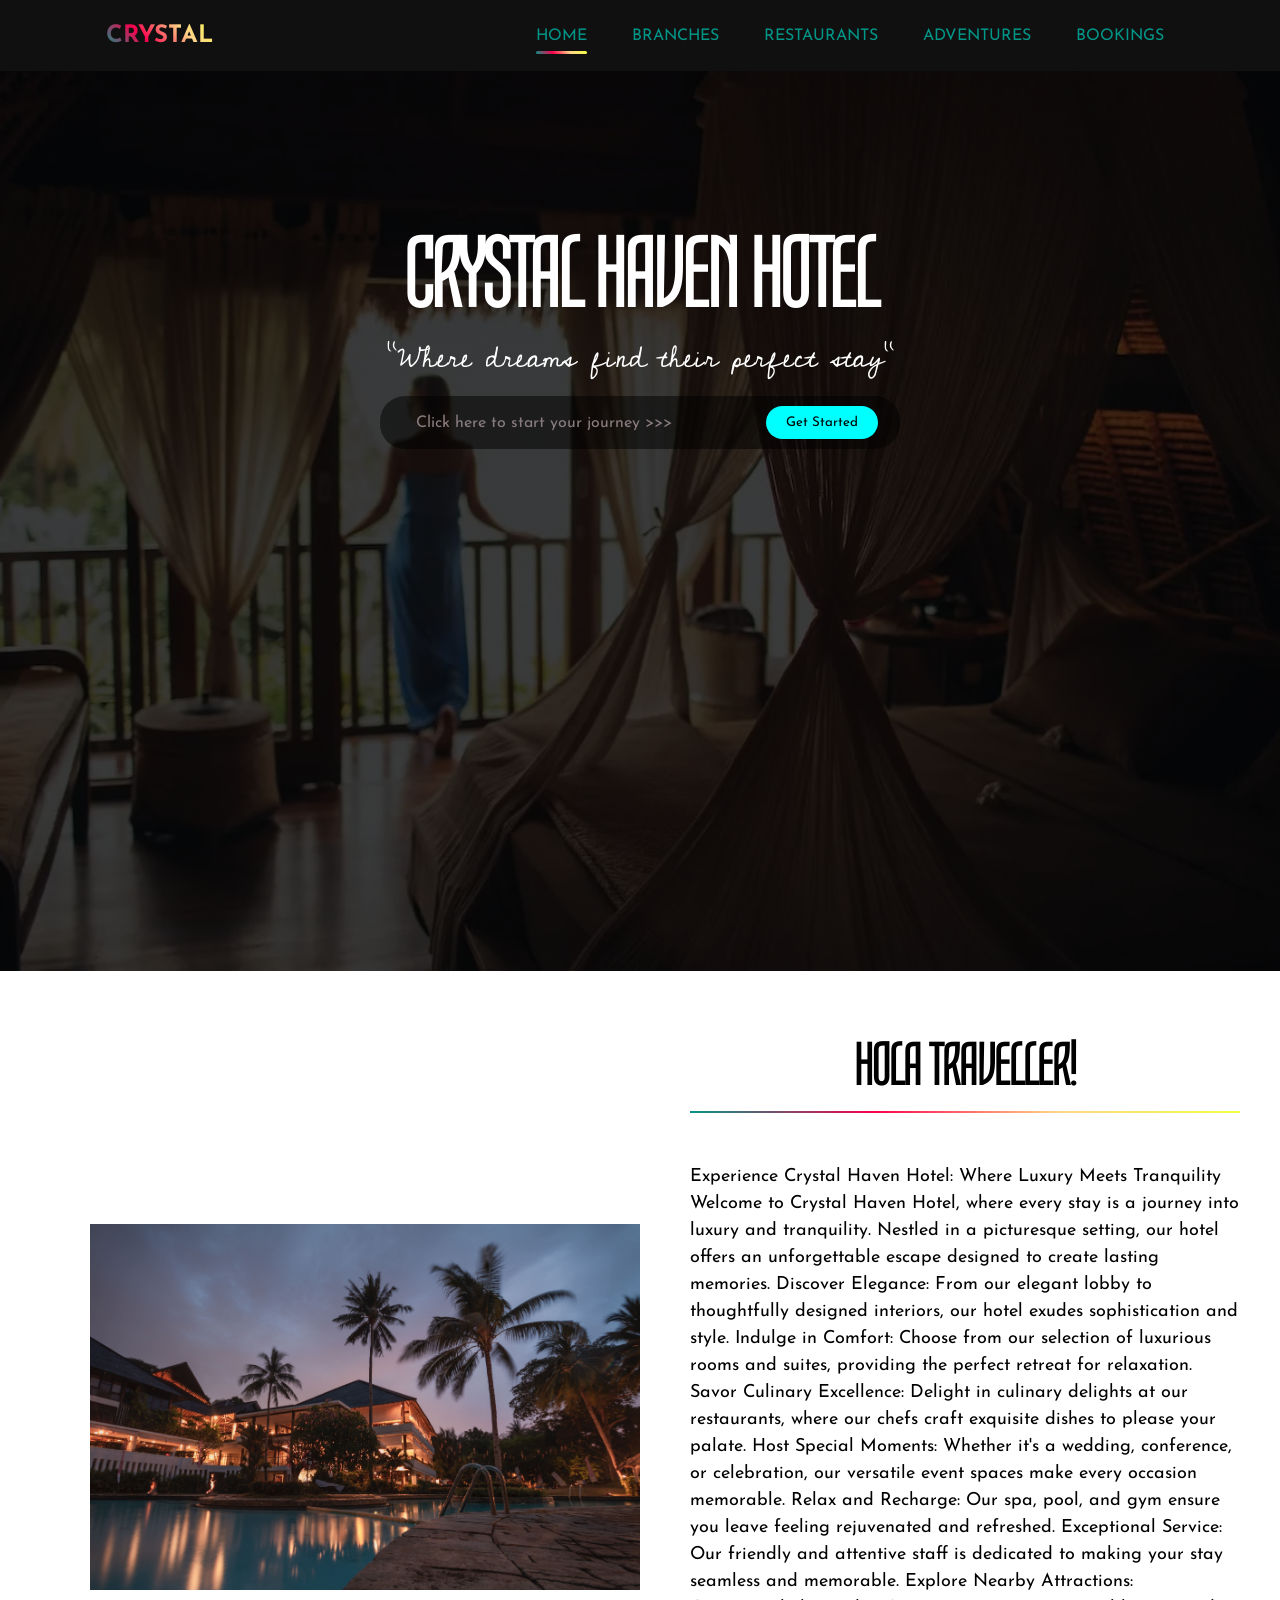
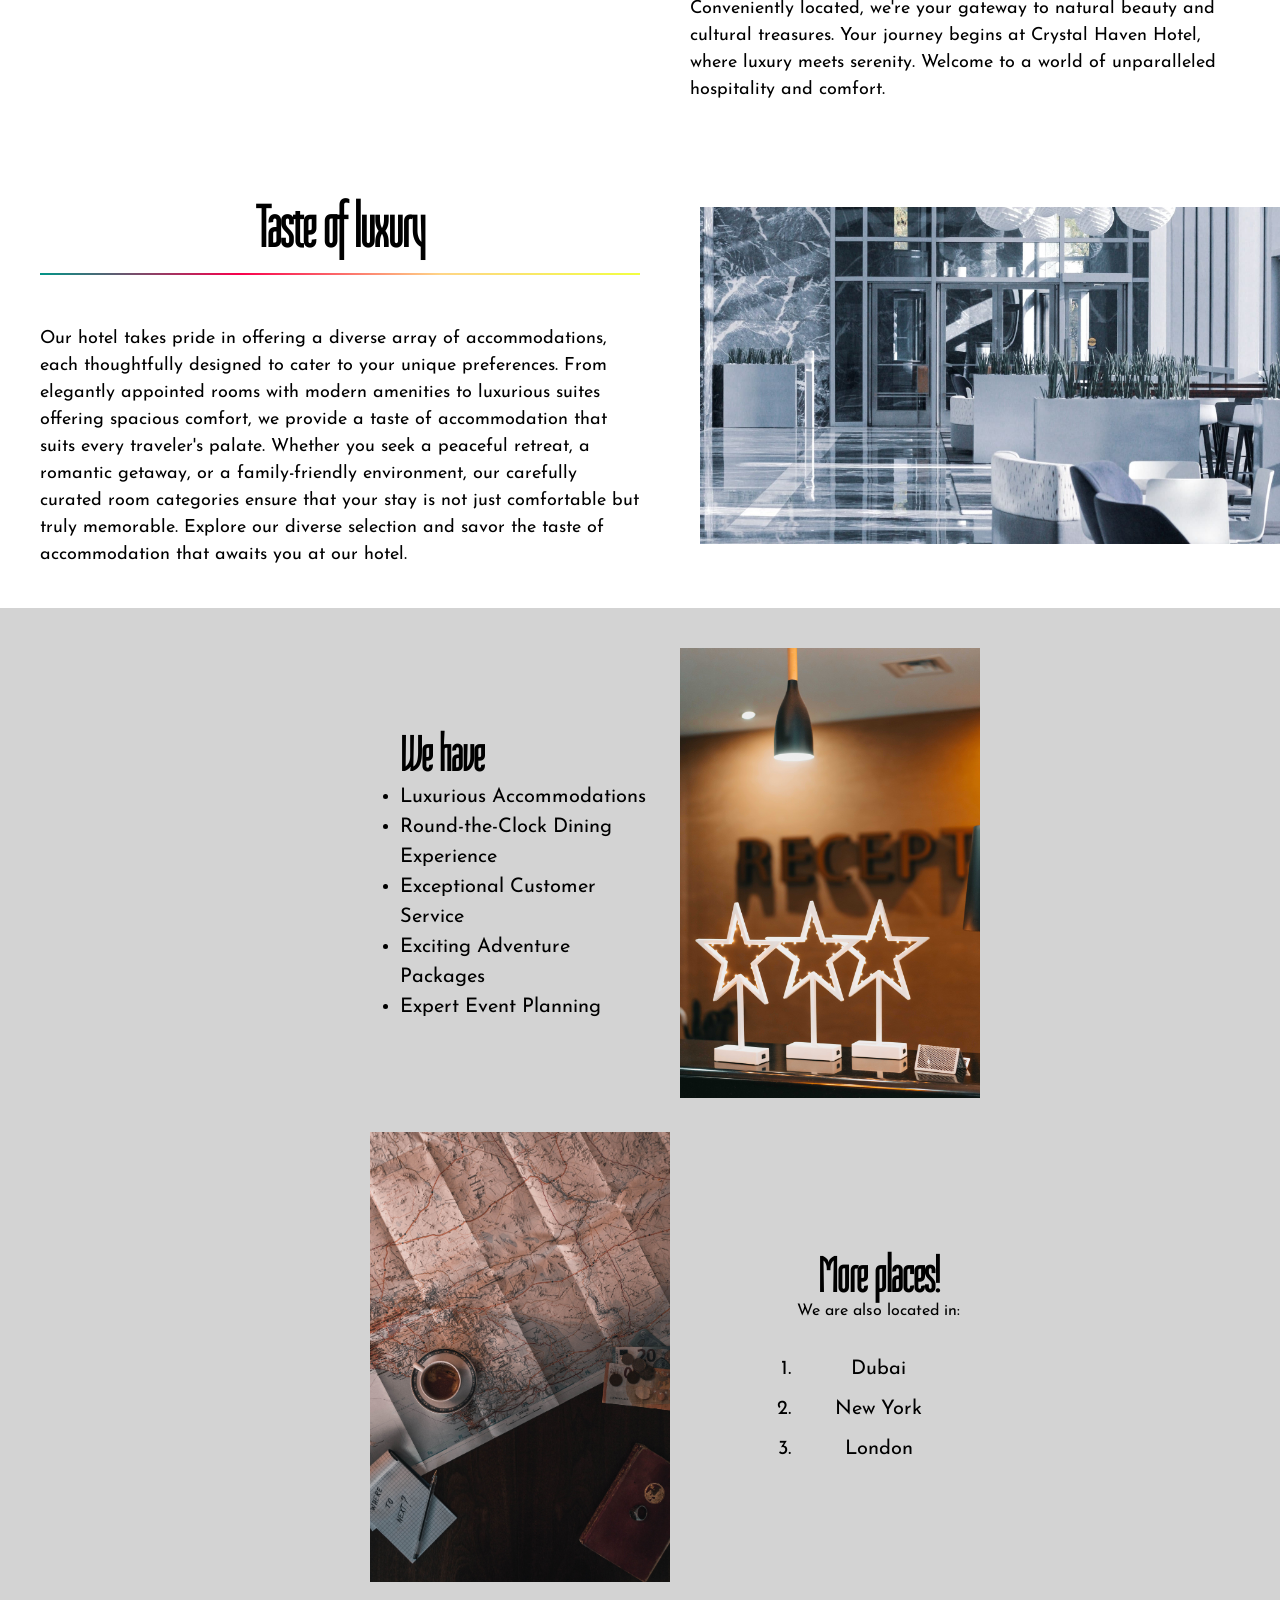
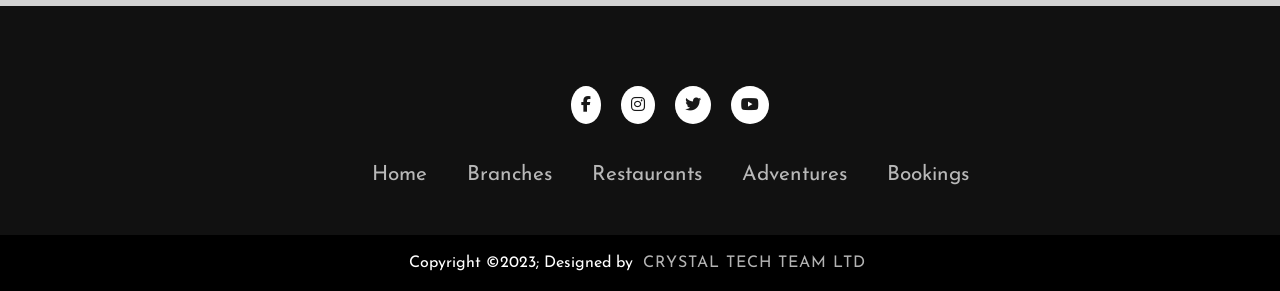
<file: index.html>
<!DOCTYPE html>
<html lang="en">
  <head>
    <meta charset="UTF-8" />
    <meta name="viewport" content="width=device-width, initial-scale=1.0" />
    <title>Welcome- Home</title>
    <link rel="stylesheet" href="css/index.css" />

    <!--Link to the fonts used in the website, taken from fonts.google.com-->
    <link rel="preconnect" href="https://fonts.googleapis.com" />
    <link rel="preconnect" href="https://fonts.gstatic.com" crossorigin />
    <link
      href="https://fonts.googleapis.com/css2?family=Josefin+Sans:wght@300;400;500;600&display=swap"
      rel="stylesheet"
    />

    <link rel="preconnect" href="https://fonts.googleapis.com" />
    <link rel="preconnect" href="https://fonts.gstatic.com" crossorigin />
    <link
      href="https://fonts.googleapis.com/css2?family=Qwitcher+Grypen:wght@700&family=Tilt+Prism&family=Tulpen+One&display=swap"
      rel="stylesheet"
    />

      <link rel="preconnect" href="https://fonts.googleapis.com">
  <link rel="preconnect" href="https://fonts.gstatic.com" crossorigin>
  <link href="https://fonts.googleapis.com/css2?family=Cedarville+Cursive&family=Qwitcher+Grypen:wght@700&family=Roboto&family=Tilt+Prism&family=Tulpen+One&display=swap" rel="stylesheet">

  <link rel="stylesheet" href="https://cdnjs.cloudflare.com/ajax/libs/font-awesome/6.4.2/css/all.min.css"> 

  <!--Favicon-->
  <link rel="icon" type="img/png" href="images/favicon-32x32.png" >
  <link rel="manifest" href="manifest.json">
 </head>
  <body>
<!-- navigation bar -->
<header>
  <nav class="navbar">
    <a href="index.html" class="logo">crystal</a>
    <div class="hamburger">
      <div class="line"></div>
      <div class="line"></div>
      <div class="line"></div>
    </div>
    <ul>
      <li class="active"><a href="index.html">Home</a></li>
      <li><a href="branches.html">Branches</a></li>
      <li class="dropdown-parent">
        <a href="restaurants.html">Restaurants</a>
        <!--This is the dropdown-->
        <ul class="dropdown">
          <li><a href="event-1.html">Event 1</a></li>
          <li><a href="event-2.html">Event 2</a></li>
        </ul>
        <!--This is the dropdown-->
      </li>
      <li><a href="adventures.html">Adventures</a></li>
      <li><a href="booking.html">Bookings</a></li>
    </ul>
  </nav>
</header>


    <section class="section1">
      <h1 class="headingone">CRYSTAL HAVEN HOTEL</h1>
      <p class="slogan">
        "Where dreams find their perfect stay"
      </p>
      <div class="linkbar">
        <p>Click here to start your journey >>></p>
        <a href="bookings.html"><button>Get Started</button></a>
    </section>

    <section class="section2">
      <div class="sec2imagecontainer">
        <img src="images/background_one-compressed.jpg" alt="welcome">
      </div>
      <div class="sect2textcontainer">
        <h2>HOLA TRAVELLER!</h2>
        <hr>
        <p>
          Experience Crystal Haven Hotel: Where Luxury Meets Tranquility
          
          Welcome to Crystal Haven Hotel, where every stay is a journey into luxury and tranquility. Nestled in a picturesque setting, our hotel offers an unforgettable escape designed to create lasting memories.
          
          <span>Discover Elegance:</span> From our elegant lobby to thoughtfully designed interiors, our hotel exudes sophistication and style.
          
          <span>Indulge in Comfort:</span> Choose from our selection of luxurious rooms and suites, providing the perfect retreat for relaxation.
          
         <span>Savor Culinary Excellence:</span> Delight in culinary delights at our restaurants, where our chefs craft exquisite dishes to please your palate.
          
         <span>Host Special Moments:</span> Whether it's a wedding, conference, or celebration, our versatile event spaces make every occasion memorable.
          
         <span>Relax and Recharge:</span> Our spa, pool, and gym ensure you leave feeling rejuvenated and refreshed.
          
         <span>Exceptional Service:</span> Our friendly and attentive staff is dedicated to making your stay seamless and memorable.
          
          <span>Explore Nearby Attractions:</span> Conveniently located, we're your gateway to natural beauty and cultural treasures.
          
          Your journey begins at Crystal Haven Hotel, where luxury meets serenity. Welcome to a world of unparalleled hospitality and comfort.</p>
      </div>
    </section>


    <section class="section3">
      <div class="sec3cont">
        <div class="sec3text">
          <h2>Taste of luxury</h2>
          <hr>
          <p>
            Our hotel takes pride in offering a diverse array of accommodations, each thoughtfully designed to cater to your unique preferences. From elegantly appointed rooms with modern amenities to luxurious suites offering spacious comfort, we provide a taste of accommodation that suits every traveler's palate.
    
            Whether you seek a peaceful retreat, a romantic getaway, or a family-friendly environment, our carefully curated room categories ensure that your stay is not just comfortable but truly memorable. Explore our diverse selection and savor the taste of accommodation that awaits you at our hotel.
          </p>
        </div>
        <div class="sec3image">
          <img src="images/chair_compressed.jpg" alt="accommodation">
        </div>
      </div>
    </section>
    

    <section class="section4">
      <div class="sec4cont">
        <h2>
          We have
        </h2>
        <p>
          <ul>
            <li>Luxurious Accommodations</li>
            <li>Round-the-Clock Dining Experience</li>
            <li>Exceptional Customer Service</li>
            <li>Exciting Adventure Packages</li>
            <li>Expert Event Planning</li>
          </ul>
        </p>
      </div>
      <div class="sec4imgcont">
        <img src="images/whatweoffer_compressed.jpg" alt="reception">
      </div>
    </section>

    <section class="section5">
      <div class="sec5imgcont">
        <img src="images/moreplaces_compressed.jpg" alt="places">
      </div>
      <div class="sec5cont">
        <h2>More places!</h2>
        <p>We are also located in:</p>
        <ol>
          <li>Dubai</li>
          <li>New York</li>
          <li>London</li>
        </ol>
      </div>
    </section>

    <footer>
      <div class="footercontainer">
        <div class="socialicons">
          <a href="https://web.facebook.com/?_rdc=1&_rdr"><i class="fa-brands fa-facebook-f"></i></a>
          <a href="https://www.instagram.com/"><i class="fa-brands fa-instagram"></i></a>
          <a href="https://twitter.com/"><i class="fa-brands fa-twitter"></i></a>
          <a href="https://youtube.com/"><i class="fa-brands fa-youtube"></i></a>
        </div>
        <div class="footernav">
          <ul>
            <li><a href="index.html">Home</a></li>
            <li><a href="branches.html">Branches</a></li>
            <li><a href="restaurants.html">Restaurants</a></li>
            <li><a href="adventures.html">Adventures</a></li>
            <li><a href="bookings.html">Bookings</a></li>
          </ul>
        </div>
      </div>
      <div class="footerbottom">
        <p>Copyright &copy;2023; Designed by <span class="designer">Crystal Tech Team LTD</span></p>
      </div>
      <!--References:
      image credits: pexels.com-->
    </footer>
    

    <!--Responsibility for the navbar on small screens-->
    <script>
      const hamburger = document.querySelector('.hamburger');
      const navbar = document.querySelector('.navbar');
  
      hamburger.addEventListener('click', () => {
          navbar.classList.toggle('active');
      });
  </script>

  </body>
</html>
</file>
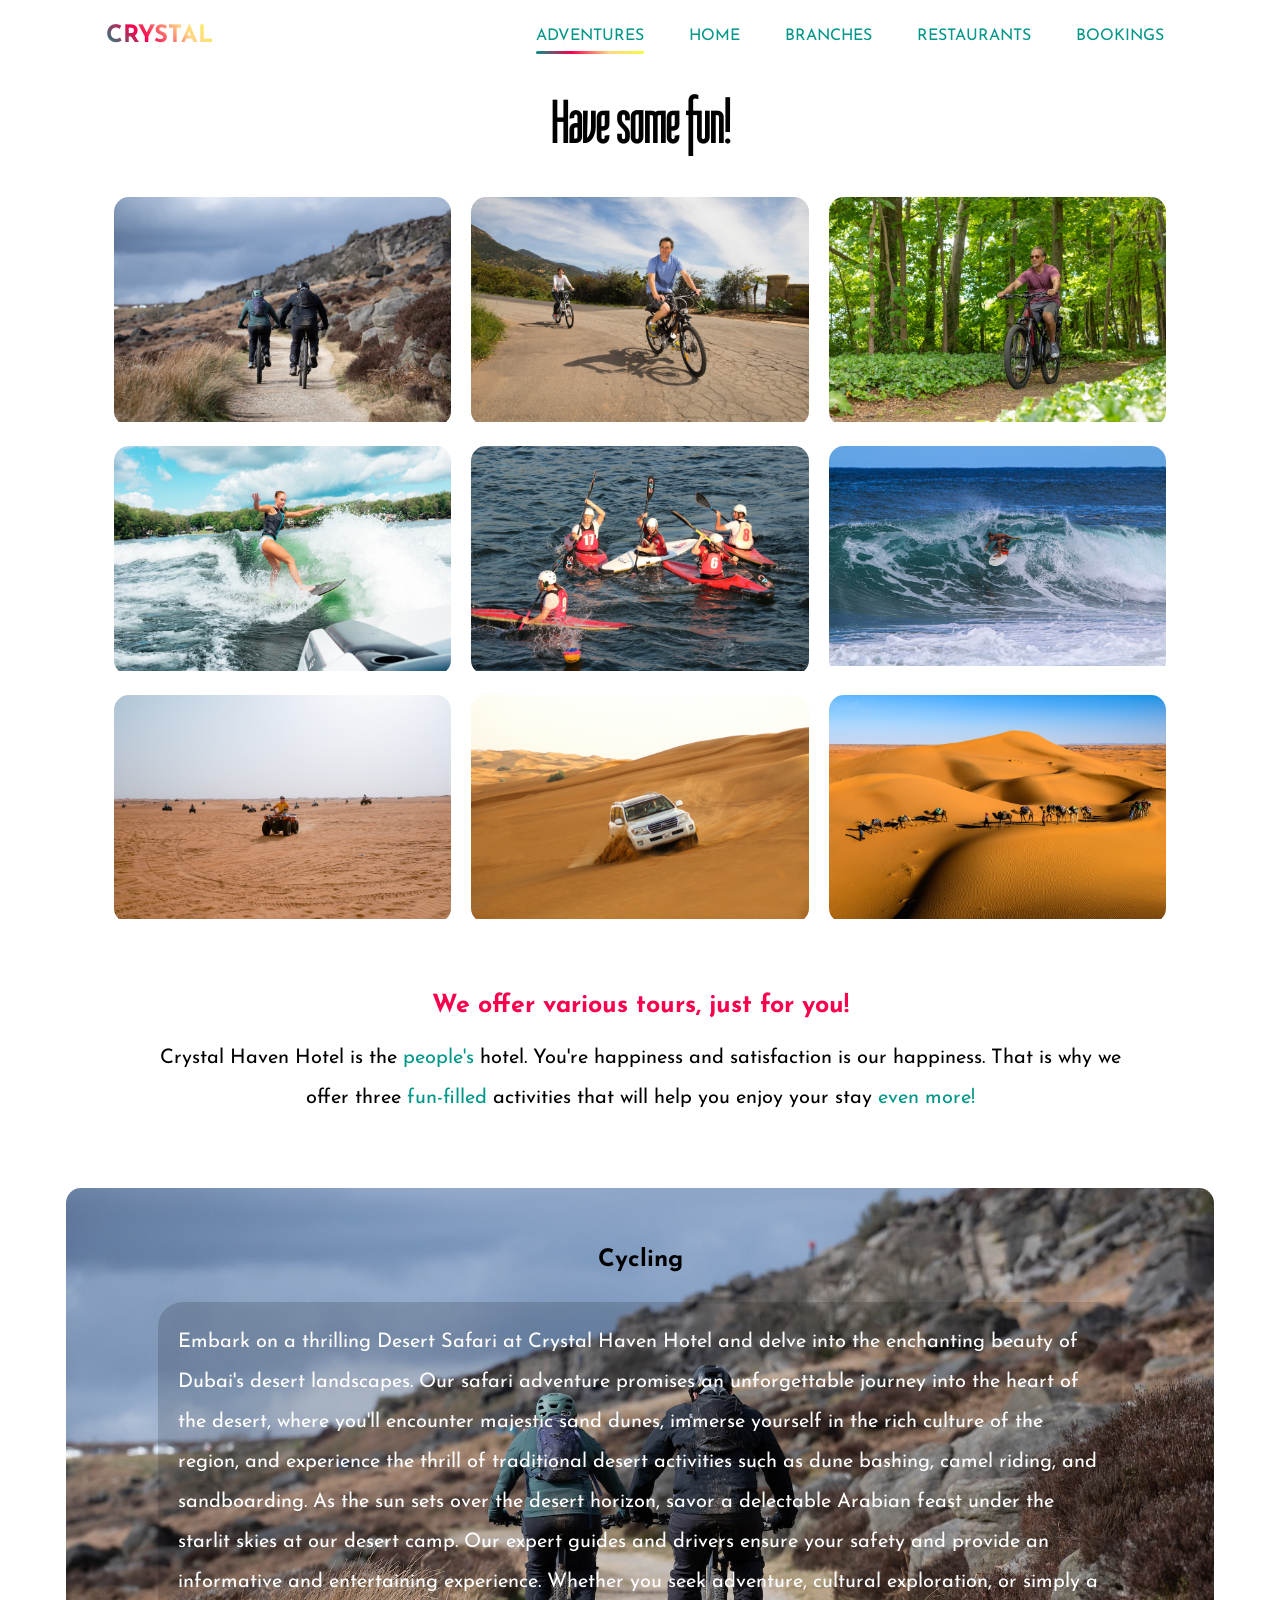
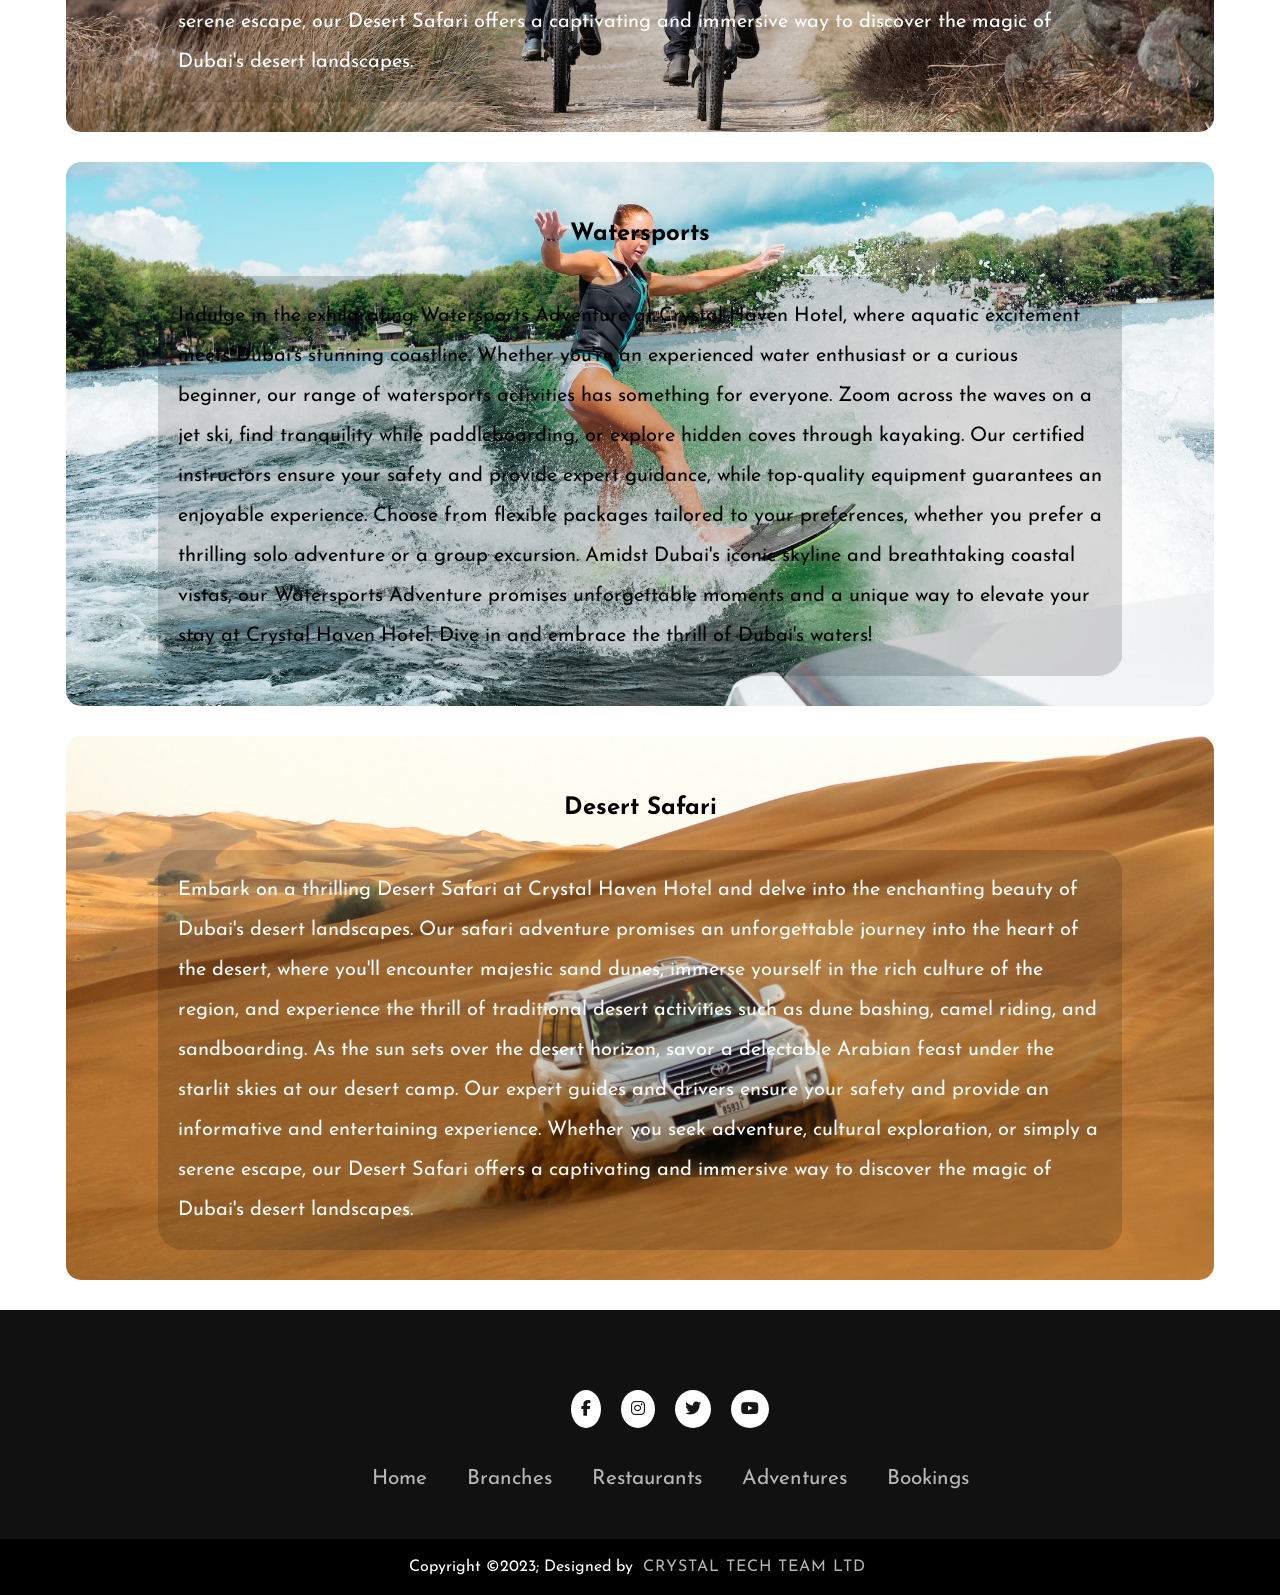
<file: adventures.html>
<!DOCTYPE html>
<html lang="en">
  <head>
    <meta charset="UTF-8" />
    <meta name="viewport" content="width=device-width, initial-scale=1.0" />
    <title>Adventures</title>
    <link rel="stylesheet" href="css/adventures.css" />

    <!--Link to the fonts used in the website, taken from fonts.google.com-->
    <link rel="preconnect" href="https://fonts.googleapis.com" />
    <link rel="preconnect" href="https://fonts.gstatic.com" crossorigin />
    <link
      href="https://fonts.googleapis.com/css2?family=Josefin+Sans:wght@300;400;500;600&display=swap"
      rel="stylesheet"
    />

    <link rel="preconnect" href="https://fonts.googleapis.com" />
    <link rel="preconnect" href="https://fonts.gstatic.com" crossorigin />
    <link
      href="https://fonts.googleapis.com/css2?family=Qwitcher+Grypen:wght@700&family=Tilt+Prism&family=Tulpen+One&display=swap"
      rel="stylesheet"
    />

    <link rel="preconnect" href="https://fonts.googleapis.com" />
    <link rel="preconnect" href="https://fonts.gstatic.com" crossorigin />
    <link
      href="https://fonts.googleapis.com/css2?family=Cedarville+Cursive&family=Qwitcher+Grypen:wght@700&family=Roboto&family=Tilt+Prism&family=Tulpen+One&display=swap"
      rel="stylesheet"
    />

    <link
      rel="stylesheet"
      href="https://cdnjs.cloudflare.com/ajax/libs/font-awesome/6.4.2/css/all.min.css"
    />

    <!--Favicon-->
    <link rel="icon" type="img/png" href="images/favicon-32x32.png" />
    <link rel="manifest" href="manifest.json" />
  </head>
  <body>
    <!-- navigation bar -->
    <header>
      <nav class="navbar">
        <a href="index.html" class="logo">crystal</a>
        <div class="hamburger">
          <div class="line"></div>
          <div class="line"></div>
          <div class="line"></div>
        </div>
        <ul>
          <li class="active"><a href="adventures.html">Adventures</a></li>
          <li><a href="index.html">Home</a></li>
          <li><a href="branches.html">Branches</a></li>
          <li class="dropdown-parent">
            <a href="restaurants.html">Restaurants</a>
            <!--This is the dropdown-->
            <ul class="dropdown">
              <li><a href="event-1.html">Event 1</a></li>
              <li><a href="event-2.html">Event 2</a></li>
            </ul>
            <!--This is the dropdown-->
          </li>
          <li><a href="bookings.html">Bookings</a></li>
        </ul>
      </nav>
    </header>

    <header class="img-header">
      <h1>Have some fun!</h1>
    </header>

    <section class="image-gallery">
      <div class="image-card">
        <img src="images/cycling.jpg" alt="Image 1" />
      </div>
      <div class="image-card">
        <img src="images/cycling-2.jpg" alt="Image 2" />
      </div>
      <div class="image-card">
        <img src="images/cycling-3.jpg" alt="Image 3" />
      </div>
      <div class="image-card">
        <img src="images/water-1.jpg" alt="Image 4" />
      </div>
      <div class="image-card">
        <img src="images/water-2.jpg" alt="Image 5" />
      </div>
      <div class="image-card">
        <img src="images/water-3.jpg" alt="Image 6" />
      </div>
      <div class="image-card">
        <img src="images/safari-1.jpg" alt="Image 7" />
      </div>
      <div class="image-card">
        <img src="images/safari-2.jpg" alt="Image 8" />
      </div>
      <div class="image-card">
        <img src="images/safari-3.jpg" alt="Image 9" />
      </div>
    </section>

    <section class="section2">
      <div class="sec2cont">
        <h2>We offer various tours, just for you!</h2>
        <p>
          Crystal Haven Hotel is the <span>people's</span> hotel. You're
          happiness and satisfaction is our happiness. That is why we offer
          three <span>fun-filled</span> activities that will help you enjoy your
          stay <span>even more!</span>
        </p>
      </div>
    </section>

    <section class="section3">
      <h2>Cycling</h2>
      <p>
        Embark on a thrilling Desert Safari at Crystal Haven Hotel and delve
        into the enchanting beauty of Dubai's desert landscapes. Our safari
        adventure promises an unforgettable journey into the heart of the
        desert, where you'll encounter majestic sand dunes, immerse yourself in
        the rich culture of the region, and experience the thrill of traditional
        desert activities such as dune bashing, camel riding, and sandboarding.
        As the sun sets over the desert horizon, savor a delectable Arabian
        feast under the starlit skies at our desert camp. Our expert guides and
        drivers ensure your safety and provide an informative and entertaining
        experience. Whether you seek adventure, cultural exploration, or simply
        a serene escape, our Desert Safari offers a captivating and immersive
        way to discover the magic of Dubai's desert landscapes.
      </p>
    </section>

    <section class="section4">
      <h2>Watersports</h2>
      <p>
        Indulge in the exhilarating Watersports Adventure at Crystal Haven
        Hotel, where aquatic excitement meets Dubai's stunning coastline.
        Whether you're an experienced water enthusiast or a curious beginner,
        our range of watersports activities has something for everyone. Zoom
        across the waves on a jet ski, find tranquility while paddleboarding, or
        explore hidden coves through kayaking. Our certified instructors ensure
        your safety and provide expert guidance, while top-quality equipment
        guarantees an enjoyable experience. Choose from flexible packages
        tailored to your preferences, whether you prefer a thrilling solo
        adventure or a group excursion. Amidst Dubai's iconic skyline and
        breathtaking coastal vistas, our Watersports Adventure promises
        unforgettable moments and a unique way to elevate your stay at Crystal
        Haven Hotel. Dive in and embrace the thrill of Dubai's waters!
      </p>
    </section>


    <section class="section5">
      <h2>Desert Safari</h2>
      <p>
        Embark on a thrilling Desert Safari at Crystal Haven Hotel and delve into the enchanting beauty of Dubai's desert landscapes. Our safari adventure promises an unforgettable journey into the heart of the desert, where you'll encounter majestic sand dunes, immerse yourself in the rich culture of the region, and experience the thrill of traditional desert activities such as dune bashing, camel riding, and sandboarding. As the sun sets over the desert horizon, savor a delectable Arabian feast under the starlit skies at our desert camp. Our expert guides and drivers ensure your safety and provide an informative and entertaining experience. Whether you seek adventure, cultural exploration, or simply a serene escape, our Desert Safari offers a captivating and immersive way to discover the magic of Dubai's desert landscapes.
      </p>
    </section>

    <footer>
        <div class="footercontainer">
          <div class="socialicons">
            <a href="https://web.facebook.com/?_rdc=1&_rdr"><i class="fa-brands fa-facebook-f"></i></a>
            <a href="https://www.instagram.com/"><i class="fa-brands fa-instagram"></i></a>
            <a href="https://twitter.com/"><i class="fa-brands fa-twitter"></i></a>
            <a href="https://youtube.com/"><i class="fa-brands fa-youtube"></i></a>
          </div>
          <div class="footernav">
            <ul>
              <li><a href="index.html">Home</a></li>
              <li><a href="branches.html">Branches</a></li>
              <li><a href="restaurants.html">Restaurants</a></li>
              <li><a href="adventures.html">Adventures</a></li>
              <li><a href="bookings.html">Bookings</a></li>
            </ul>
          </div>
        </div>
        <div class="footerbottom">
          <p>Copyright &copy;2023; Designed by <span class="designer">Crystal Tech Team LTD</span></p>
        </div>

        <!--References: image credits: pexels.com, unsplash.com-->
      </footer>
  

  </body>
</html>
</file>
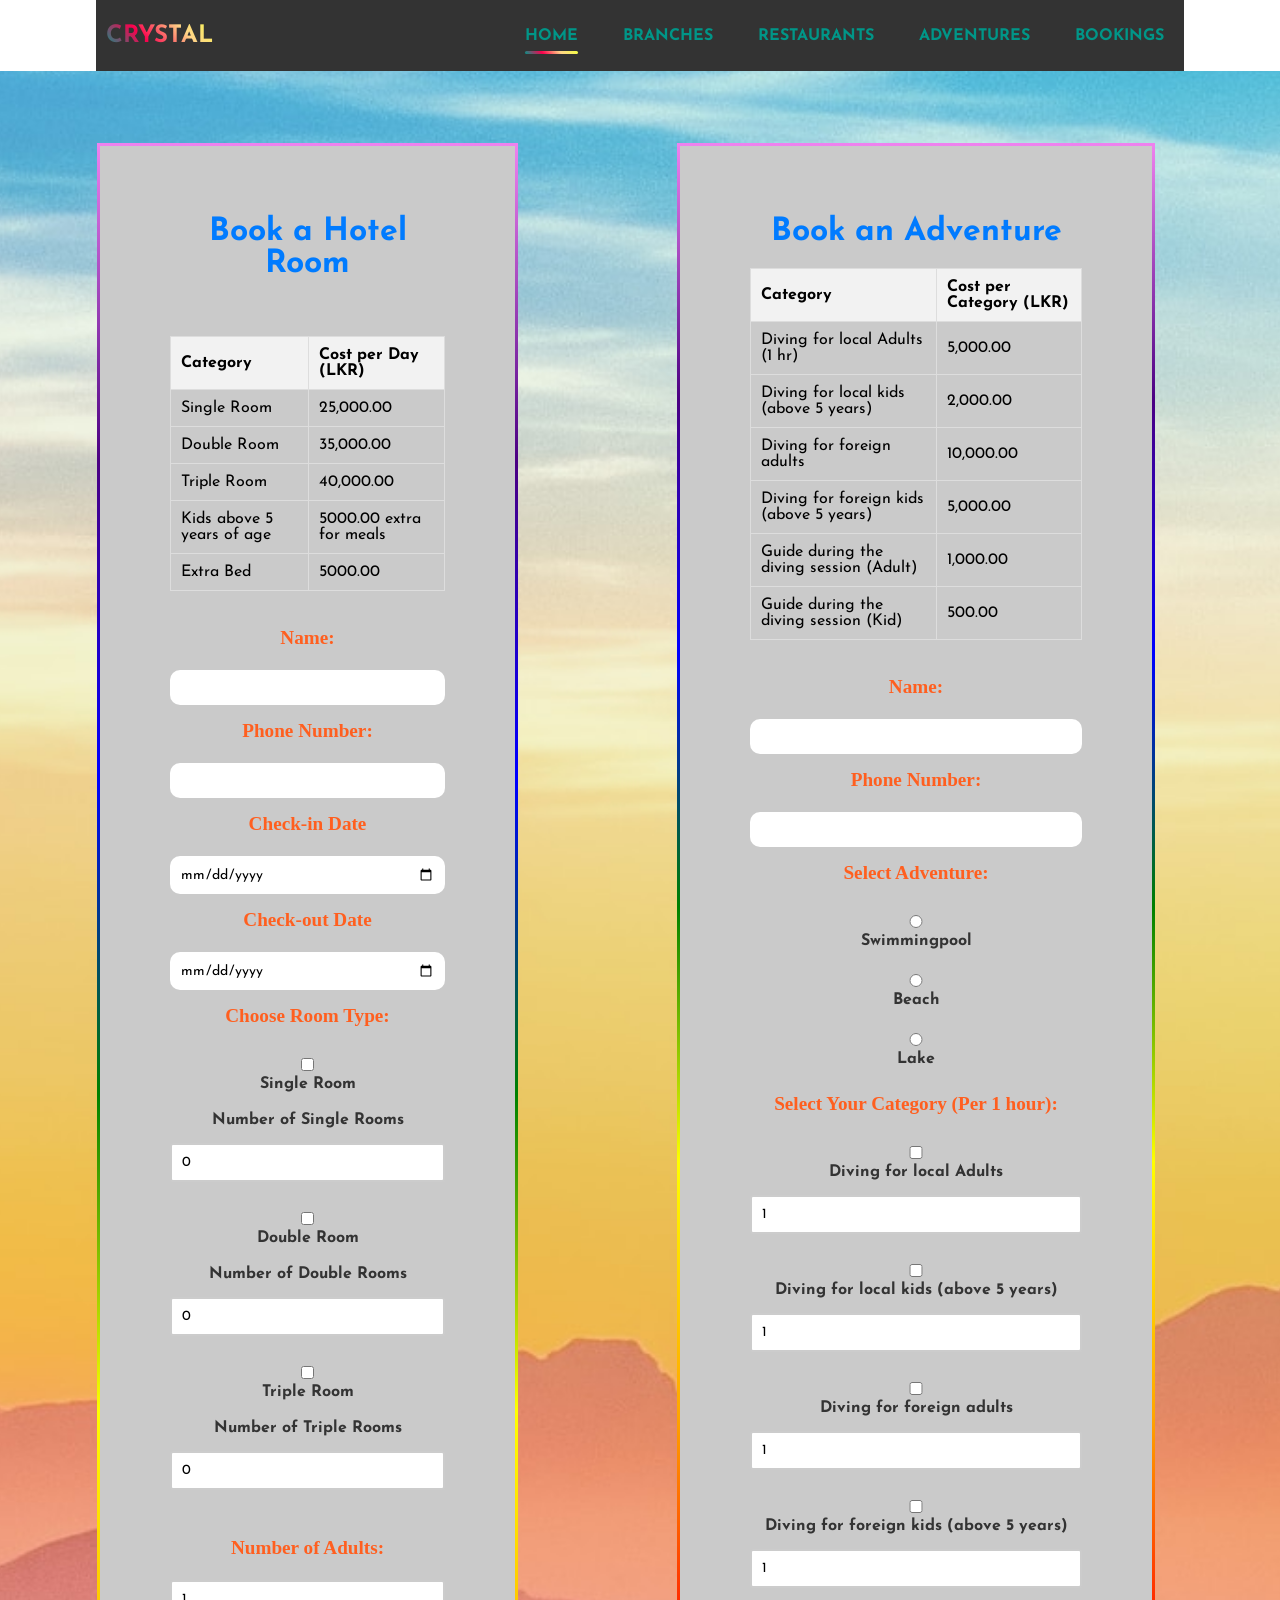
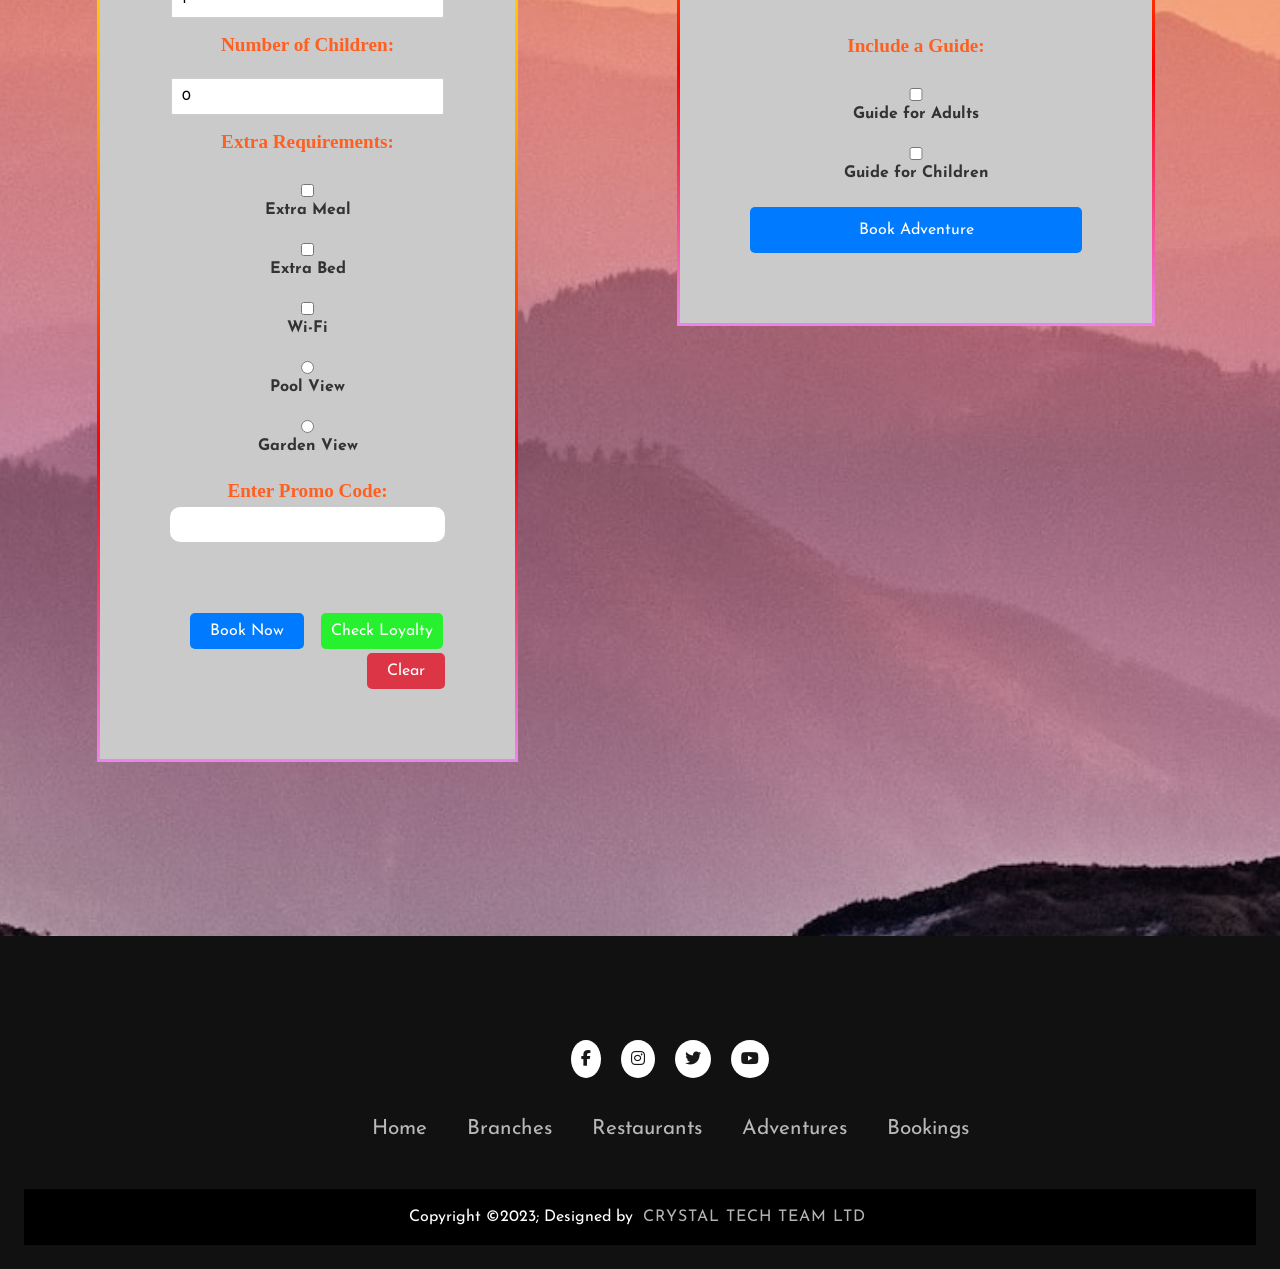
<file: booking.html>
<!DOCTYPE html>
<html lang="en">
  <head>
    <meta charset="UTF-8" />
    <meta name="viewport" content="width=device-width, initial-scale=1.0" />
    <title>Book Now!</title>
    <link rel="stylesheet" href="booking.css" />

    <!--Link to the fonts used in the website, taken from fonts.google.com-->
    <link rel="preconnect" href="https://fonts.googleapis.com" />
    <link rel="preconnect" href="https://fonts.gstatic.com" crossorigin />
    <link
      href="https://fonts.googleapis.com/css2?family=Josefin+Sans:wght@300;400;500;600&display=swap"
      rel="stylesheet"
    />

    <link rel="preconnect" href="https://fonts.googleapis.com" />
    <link rel="preconnect" href="https://fonts.gstatic.com" crossorigin />
    <link
      href="https://fonts.googleapis.com/css2?family=Qwitcher+Grypen:wght@700&family=Tilt+Prism&family=Tulpen+One&display=swap"
      rel="stylesheet"
    />

      <link rel="preconnect" href="https://fonts.googleapis.com">
  <link rel="preconnect" href="https://fonts.gstatic.com" crossorigin>
  <link href="https://fonts.googleapis.com/css2?family=Cedarville+Cursive&family=Qwitcher+Grypen:wght@700&family=Roboto&family=Tilt+Prism&family=Tulpen+One&display=swap" rel="stylesheet">

  <link rel="stylesheet" href="https://cdnjs.cloudflare.com/ajax/libs/font-awesome/6.4.2/css/all.min.css"> 

  <!--Favicon-->
  <link rel="icon" type="img/png" href="images/favicon-32x32.png" >
  <link rel="manifest" href="manifest.json">
 </head>
  <body>
<!-- navigation bar -->
<header>
  <nav class="navbar">
    <a href="index.html" class="logo">crystal</a>
    <div class="hamburger">
      <div class="line"></div>
      <div class="line"></div>
      <div class="line"></div>
    </div>
    <ul>
      <li class="active"><a href="index.html">Home</a></li>
      <li><a href="branches.html">Branches</a></li>
      <li class="dropdown-parent">
        <a href="restaurants.html">Restaurants</a>
        <!--This is the dropdown-->
        <ul class="dropdown">
          <li><a href="event-1.html">Event 1</a></li>
          <li><a href="event-2.html">Event 2</a></li>
        </ul>
        <!--This is the dropdown-->
      </li>
      <li><a href="adventures.html">Adventures</a></li>
      <li><a href="booking.html">Bookings</a></li>
    </ul>
  </nav>
</header>
     <main>
        <!-- Book hotel room -->
      <center> <section class="booking-form1">
            <h2>Book a Hotel Room</h2><br>

            <div id="costTable1">
                <table>
                    <thead>
                        <tr>
                            <th>Category </th>
                            <th>Cost per Day (LKR)</th>
                        </tr>
                    </thead>
                    <tbody>
                        <tr>
                            <td>Single Room</td>
                            <td>25,000.00</td>
                        </tr>
                        <tr>
                            <td>Double Room</td>
                            <td>35,000.00</td>
                        </tr>
                        <tr>
                            <td>Triple Room</td>
                            <td>40,000.00</td>
                        </tr>
                        <tr>
                            <td>Kids above 5 years of age</td>
                            <td>5000.00 extra for meals</td>
                        </tr>
                        <tr>
                            <td>Extra Bed</td>
                            <td>5000.00</td>
                        </tr>
                    </tbody>
                </table>
            </div><br>

        <form  id="hotelBookingForm"> 

        <label for="customerName" class="ChooseRoom">Name:</label><br>
        <input type="text" id="customerName" name="customerName" required>

        <label for="customerPhone" class="ChooseRoom">Phone Number:</label><br>
        <input type="tel" id="customerPhone" name="customerPhone" pattern="[0-9]{10}" required>


        <label for="check-in"  class="ChooseRoom">Check-in Date</label><br>
        <input type="date" id="check-in" name="check-in" required>

        <label for="check-out"  class="ChooseRoom">Check-out Date</label><br>
        <input type="date" id="check-out" name="check-out" required>

        <label class="ChooseRoom">Choose Room Type:</label><br>
        <label for="singleRoom">
            <input type="checkbox" id="singleRoom" name="roomType" value="single"> Single Room
        </label>
        <label for="numberOfSingleRooms">Number of Single Rooms</label>
        <input type="number" id="numberOfSingleRooms" name="numberOfSingleRooms" min="0" value="0">

        <label for="doubleRoom">
            <input type="checkbox" id="doubleRoom" name="roomType" value="double"> Double Room
        </label>
        <label for="numberOfDoubleRooms">Number of Double Rooms</label>
        <input type="number" id="numberOfDoubleRooms" name="numberOfDoubleRooms" min="0" value="0">

        <label for="tripleRoom">
            <input type="checkbox" id="tripleRoom" name="roomType" value="triple"> Triple Room
        </label>
        <label for="numberOfTripleRooms">Number of Triple Rooms</label>
        <input type="number" id="numberOfTripleRooms" name="numberOfTripleRooms" min="0" value="0">
<br><br>
        <label for="numberOfAdults" class="ChooseRoom">Number of Adults:</label>
        <br>
        <input type="number" id="numberOfAdults" name="numberOfAdults" min="1" value="1">

        <label for="numberOfChildren" class="ChooseRoom">Number of Children:</label>
        <br>
        <input type="number" id="numberOfChildren" name="numberOfChildren" min="0" value="0">

        <label class="ChooseRoom" id="ExtraRequirements">Extra Requirements:</label><br>
        <label for="extraMeal">
            <input type="checkbox" id="extraMeal" name="extraRequirements" value="extraMeal"> Extra Meal
        </label>
        <label for="extraBed">
            <input type="checkbox" id="extraBed" name="extraRequirements" value="extraBed"> Extra Bed
        </label>
        <label for="wifi">
            <input type="checkbox" id="wifi" name="extraRequirements" value="wifi"> Wi-Fi
        </label>
        <label for="poolView">
            <input type="radio" id="poolView" name="extraRequirements" value="poolView"> Pool View
        </label>
        <label for="gardenView">
            <input type="radio" id="gardenView" name="extraRequirements" value="gardenView"> Garden View
        </label><br>

        <label for="promoCode" class="ChooseRoom">Enter Promo Code:</label>
        <input type="text" id="promoCode" name="promoCode"><br><br>


        <div class="button-container">
            <button type="button" id="RoomBook">Book Now</button>
            <button type="button" id="CheckLoyalty">Check Loyalty</button>
            <button type="button" id="ClearButton">Clear</button>
        </div>

                <div id="DisplayBookNow"></div>
                <div id="DisplayLoyaltyPoints"></div>
            </form>
        </section></center>

        <div class="space"></div>

        <!-- Book an adventure -->
       <center> <section class="booking-form2">
            <h2>Book an Adventure</h2>
            <div id="costTable2">
                <table>
                    <thead>
                        <tr>
                            <th>Category </th>
                            <th>Cost per Category (LKR)</th>
                        </tr>
                    </thead>
                    <tbody>
                        <tr>
                            <td>Diving for local Adults (1 hr)</td>
                            <td>5,000.00</td>
                        </tr>
                        <tr>
                            <td>Diving for local kids (above 5 years)</td>
                            <td>2,000.00</td>
                        </tr>
                        <tr>
                            <td>Diving for foreign adults </td>
                            <td>10,000.00</td>
                        </tr>
                        <tr>
                            <td>Diving for foreign kids (above 5 years)</td>
                            <td>5,000.00</td>
                        </tr>
                        <tr>
                            <td>Guide during the diving session (Adult)</td>
                            <td>1,000.00</td>
                        </tr>
                        <tr>
                            <td>Guide during the diving session (Kid)</td>
                            <td>500.00</td>
                    </tbody>
                </table>
            </div><br>
            <form>
                <label for="customerName" class="ChooseRoom">Name:</label><br>
                <input type="text" id="AdventureCustomer" name="customerName" required>

                <label for="customerPhone" class="ChooseRoom">Phone Number:</label><br>
                <input type="tel" id="AdventurePhone" name="customerPhone" pattern="[0-9]{10}" required>

                <label class="ChooseRoom">Select Adventure:</label><br>
                <label for="Swimmingpool">
                <input type="radio" id="Swimmingpool" name="adventure" value="Swimmingpool" required> Swimmingpool
                </label>

                <label for="Beach">
                <input type="radio" id="Beach" name="adventure" value="Beach" required> Beach
                </label>

                <label for="Lake">
                <input type="radio" id="Lake" name="adventure" value="Lake" required> Lake
                </label><br>

                <label class="ChooseRoom">Select Your Category (Per 1 hour): </label><br>
                <label for="localAdultDiving">
                <input type="checkbox" id="localAdultDiving" name="adventure" value="localAdultDiving" required> Diving for local Adults
                </label>
                <input type="number" id="localAdultDivingParticipants" name="localAdultDivingParticipants" min="1" value="1" required>
                <label for="localKidDiving">
                <input type="checkbox" id="localKidDiving" name="adventure" value="localKidDiving" required> Diving for local kids (above 5 years)
                </label>
                <input type="number" id="localKidDivingParticipants" name="localKidDivingParticipants" min="1" value="1" required>
                <label for="foreignAdultDiving">
                <input type="checkbox" id="foreignAdultDiving" name="adventure" value="foreignAdultDiving" required> Diving for foreign adults
                </label>
                <input type="number" id="foreignAdultDivingParticipants" name="foreignAdultDivingParticipants" min="1" value="1" required>
                <label for="foreignKidDiving">
                <input type="checkbox" id="foreignKidDiving" name="adventure" value="foreignKidDiving" required> Diving for foreign kids (above 5 years)
                </label>
                <input type="number" id="foreignKidDivingParticipants" name="foreignKidDivingParticipants" min="1" value="1" required><br><br>
                
                <label class="ChooseRoom">Include a Guide: </label><br>
                <label for="guideAdultCheckbox"> 
                <input type="checkbox" id="guideAdultCheckbox"> Guide for Adults</label>

                <label for="guideChildrenCheckbox"> 
                <input type="checkbox" id="guideChildrenCheckbox"> Guide for Children</label><br>
        
                <button type="button" id="AdventureBook">Book Adventure</button>

                <div id="DisplayAdventureBookings"></div>
            </form></center>
        </section>
        
      
        
    </main>
    <br><br><br><br>
    <footer>
        <div class="footercontainer">
          <div class="socialicons">
            <a href="https://web.facebook.com/?_rdc=1&_rdr"><i class="fa-brands fa-facebook-f"></i></a>
            <a href="https://www.instagram.com/"><i class="fa-brands fa-instagram"></i></a>
            <a href="https://twitter.com/"><i class="fa-brands fa-twitter"></i></a>
            <a href="https://youtube.com/"><i class="fa-brands fa-youtube"></i></a>
          </div>
          <div class="footernav">
            <ul>
              <li><a href="index.html">Home</a></li>
              <li><a href="branches.html">Branches</a></li>
              <li><a href="restaurants.html">Restaurants</a></li>
              <li><a href="adventures.html">Adventures</a></li>
              <li><a href="bookings.html">Bookings</a></li>
            </ul>
          </div>
        </div>
        <div class="footerbottom">
          <p>Copyright &copy;2023; Designed by <span class="designer">Crystal Tech Team LTD</span></p>
        </div>
        <!--References:
        image credits: pexels.com-->
      </footer>
      
  
    </div>
    <script src="booking.js" defer></script>
</body>
</html>
</file>
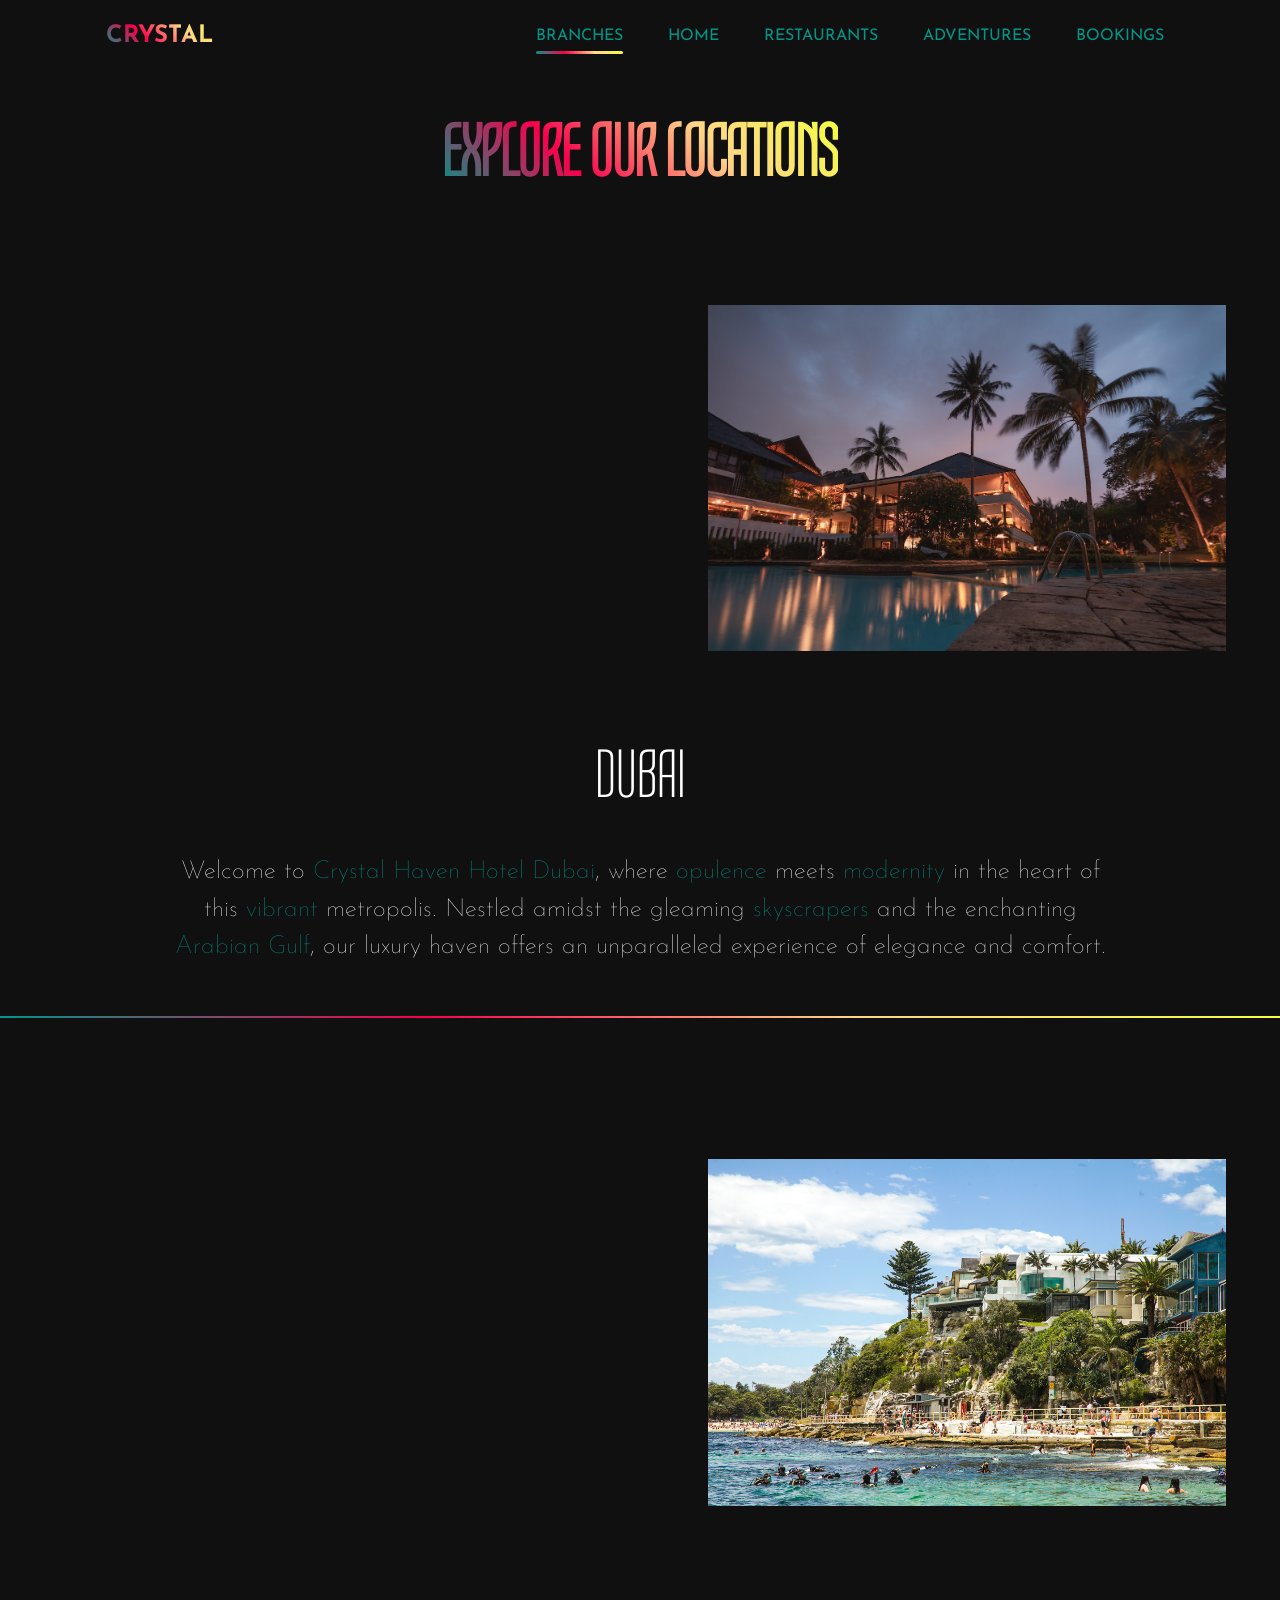
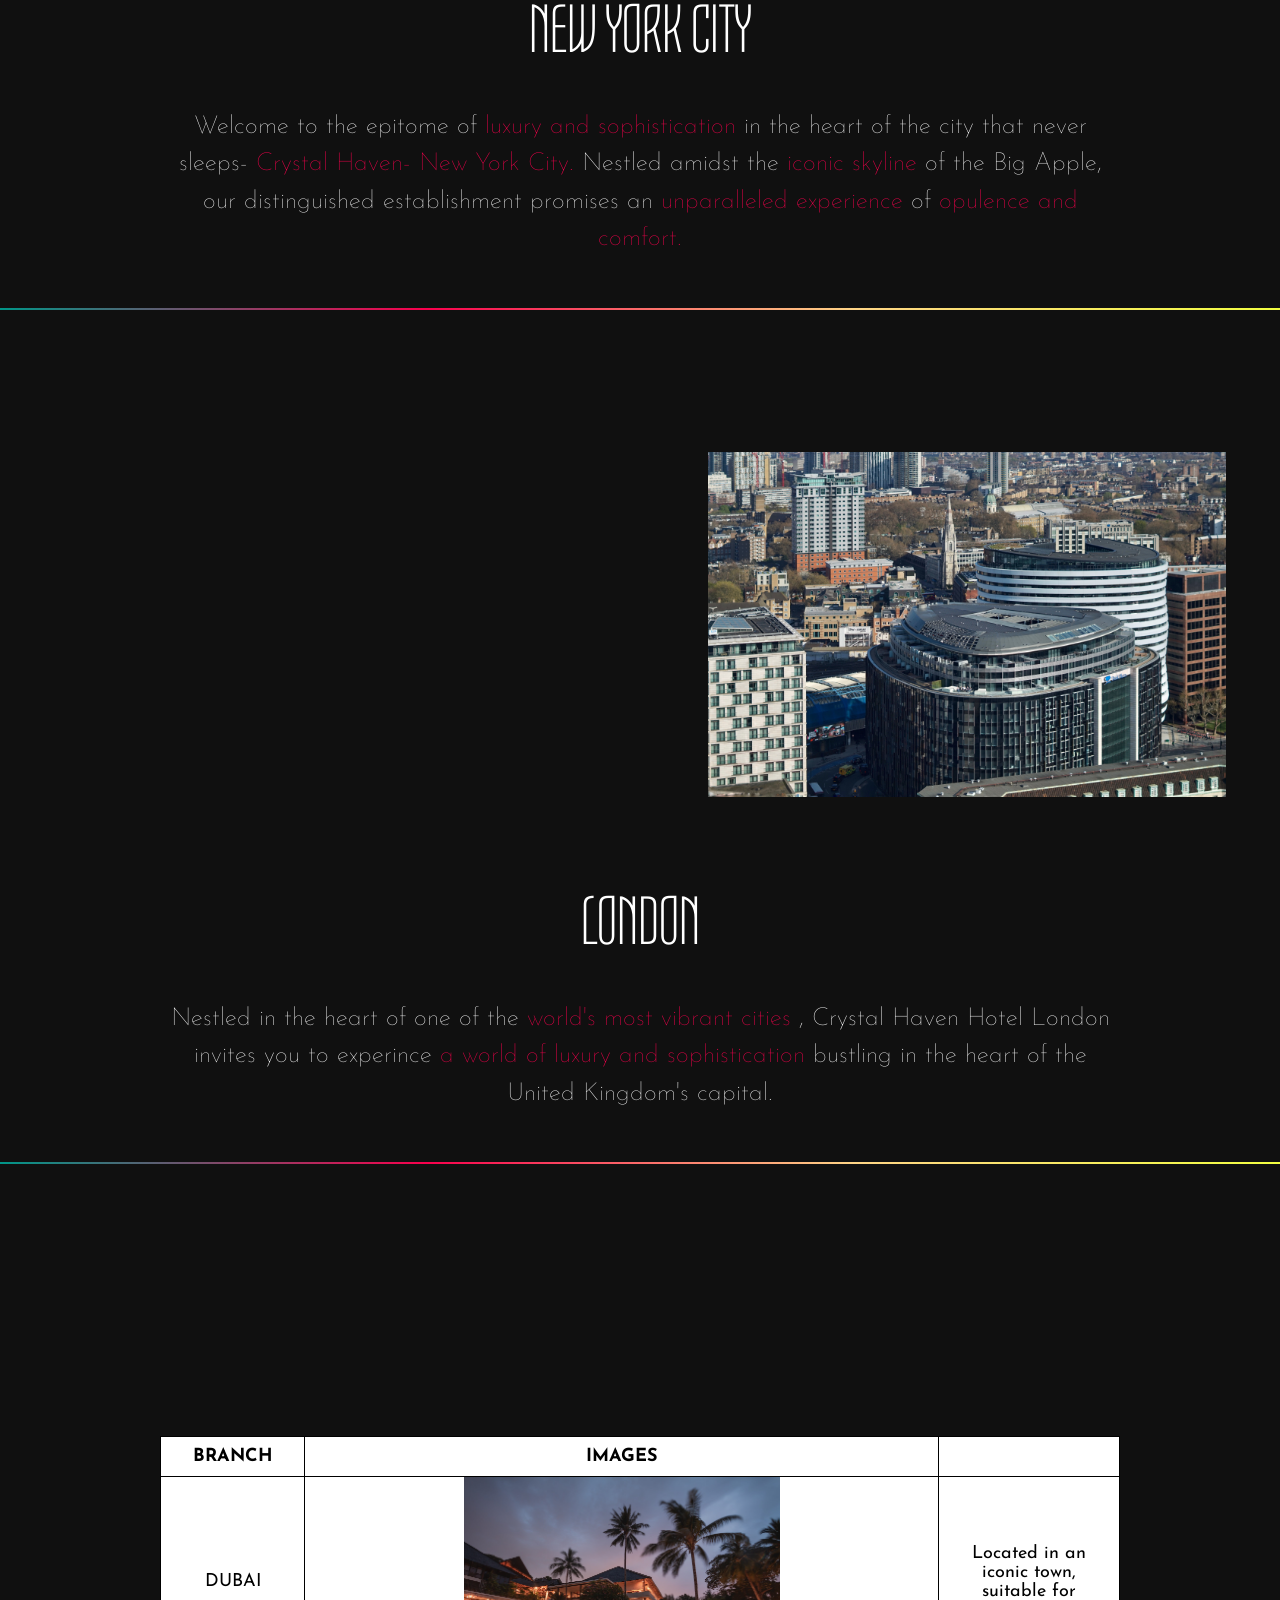
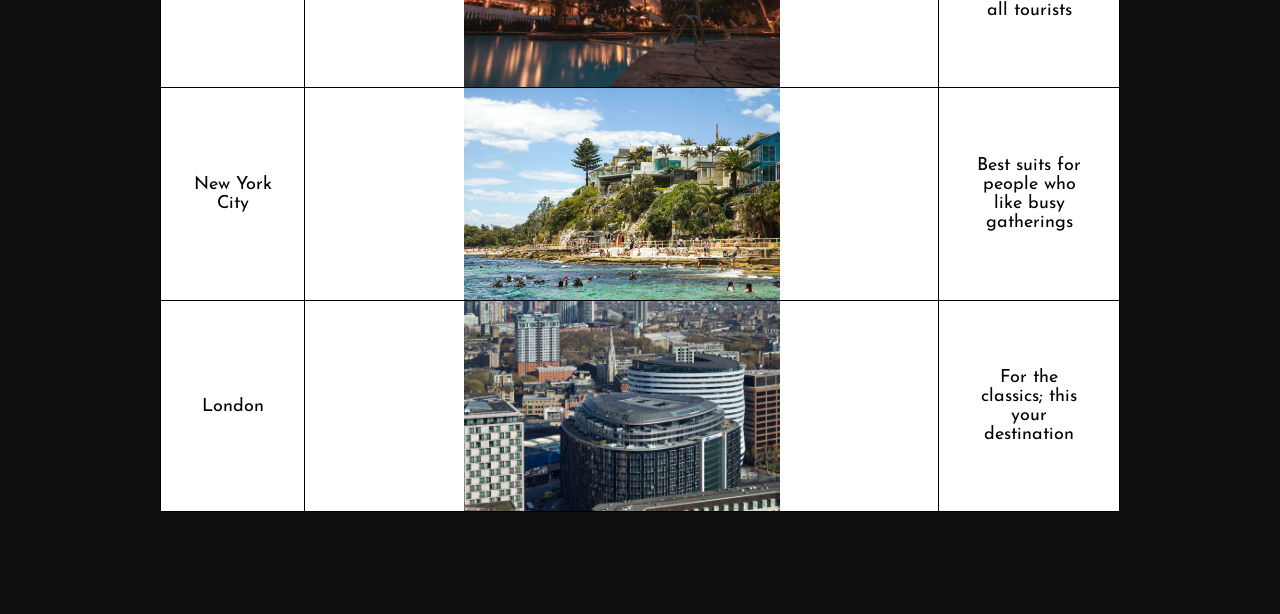
<file: branches.html>
<!DOCTYPE html>
<html lang="en">
  <head>
    <meta charset="UTF-8" />
    <meta name="viewport" content="width=device-width, initial-scale=1.0" />
    <title>Hotel Branches</title>
    <!--link to the css file-->
    <link rel="stylesheet" href="css/branches.css" />

    <!--Link to the fonts used in the website, taken from fonts.google.com-->
    <link rel="preconnect" href="https://fonts.googleapis.com" />
    <link rel="preconnect" href="https://fonts.gstatic.com" crossorigin />
    <link
      href="https://fonts.googleapis.com/css2?family=Josefin+Sans:wght@300;400;500;600&display=swap"
      rel="stylesheet"
    />

    <link rel="preconnect" href="https://fonts.googleapis.com" />
    <link rel="preconnect" href="https://fonts.gstatic.com" crossorigin />
    <link
      href="https://fonts.googleapis.com/css2?family=Qwitcher+Grypen:wght@700&family=Tilt+Prism&family=Tulpen+One&display=swap"
      rel="stylesheet"
    />

    <link rel="preconnect" href="https://fonts.googleapis.com" />
    <link rel="preconnect" href="https://fonts.gstatic.com" crossorigin />
    <link
      href="https://fonts.googleapis.com/css2?family=Cedarville+Cursive&family=Qwitcher+Grypen:wght@700&family=Roboto&family=Tilt+Prism&family=Tulpen+One&display=swap"
      rel="stylesheet"
    />

      <!--Favicon-->
  <link rel="icon" type="img/png" href="images/favicon-32x32.png" >

  </head>
  <body>
<!-- navigation bar -->
<header>
  <nav class="navbar">
    <a href="index.html" class="logo">crystal</a>
    <div class="hamburger">
      <div class="line"></div>
      <div class="line"></div>
      <div class="line"></div>
    </div>
    <ul>
      <li class="active"><a href="#">Branches</a></li>
      <li><a href="index.html">Home</a></li>
      <li class="dropdown-parent">
        <a href="restaurants.html">Restaurants</a>
        <!--This is the dropdown-->
        <ul class="dropdown">
          <li><a href="event-1.html">Event 1</a></li>
          <li><a href="event-2.html">Event 2</a></li>
        </ul>
        <!--This is the dropdown-->
      </li>
      <li><a href="adventures.html">Adventures</a></li>
      <li><a href="booking.html">Bookings</a></li>
    </ul>
  </nav>
</header>

  <section class="section1">
    <div class="branchestitle">
      <h1>EXPLORE OUR LOCATIONS</h1>
    </div>
  
    <div class="sectiononehorizontal">
      <div class="mapdubai">
        <iframe src="https://www.google.com/maps/embed?pb=!1m18!1m12!1m3!1d59052.27551801211!2d55.24346013360316!3d25.185584695025806!2m3!1f0!2f0!3f0!3m2!1i1024!2i768!4f13.1!3m3!1m2!1s0x3e5f43496ad9c645%3A0xbde66e5084295162!2sDubai%20-%20United%20Arab%20Emirates!5e0!3m2!1sen!2slk!4v1693904389673!5m2!1sen!2slk" width="600" height="450" style="border:0;" allowfullscreen="" loading="lazy" referrerpolicy="no-referrer-when-downgrade"></iframe>
      </div>
  
      <div class="dubaiimg">
        <img src="images/hotel-dubai.jpg" alt="dubai hotel">
      </div>
    </div>
  
    <div class="dubaiheader">
      <h1>DUBAI</h1>
    </div>
  
    <p>
      Welcome to <span>Crystal Haven Hotel Dubai</span>, where <span>opulence</span>
      meets <span>modernity</span> in the heart of this <span>vibrant</span> metropolis.
      Nestled amidst the gleaming <span>skyscrapers</span> and the enchanting <span>Arabian Gulf</span>,
      our luxury haven offers an unparalleled experience of elegance and comfort.
    </p>
  </section>

<hr>
  <section class="section2">
    <div class="sectiontwohorizontal">
        <div class="mapnyc">
            <iframe src="https://www.google.com/maps/embed?pb=!1m18!1m12!1m3!1d57034.82038039804!2d-73.98327314618719!3d40.673203760153726!2m3!1f0!2f0!3f0!3m2!1i1024!2i768!4f13.1!3m3!1m2!1s0x89c24fa5d33f083b%3A0xc80b8f06e177fe62!2sNew%20York%2C%20NY%2C%20USA!5e0!3m2!1sen!2slk!4v1693912264966!5m2!1sen!2slk" width="600" height="450" style="border:0;" allowfullscreen="" loading="lazy" referrerpolicy="no-referrer-when-downgrade"></iframe>
        </div>

        <div class="nycimg">
            <img src="images/hotel-nyc.jpg" alt="new york hotel">
        </div>
    </div>

    <div class="nycheader">
        <h1>New York City</h1>
    </div>

    <p>
       Welcome to the epitome of <span>luxury and sophistication</span> in the heart
       of the city that never sleeps- <span>Crystal Haven- New York City.</span>
       Nestled amidst the <span>iconic skyline</span> of the Big Apple, our  
       distinguished establishment promises an <span>unparalleled experience</span>
       of <span>opulence and comfort.</span>
    </p>
  </section>
<!--Section 3- London-->
  <hr>
  <section class="section3">
    <div class="sectionthreehorizontal">
        <div class="maplondon">
          <iframe src="https://www.google.com/maps/embed?pb=!1m18!1m12!1m3!1d39714.57580947876!2d-0.14285511279607355!3d51.52860700974391!2m3!1f0!2f0!3f0!3m2!1i1024!2i768!4f13.1!3m3!1m2!1s0x47d8a00baf21de75%3A0x52963a5addd52a99!2sLondon%2C%20UK!5e0!3m2!1sen!2slk!4v1693990339459!5m2!1sen!2slk" width="600" height="450" style="border:0;" allowfullscreen="" loading="lazy" referrerpolicy="no-referrer-when-downgrade"></iframe>        </div>

        <div class="londonimg">
            <img src="images/hotel-london.jpg" alt="hotel london">
        </div>
    </div>

    <div class="londonheader">
        <h1>London</h1>
    </div>

    <p>
       Nestled in the heart of one of the <span>world's most vibrant cities</span>
      , Crystal Haven Hotel London invites you to experince <span>a world of luxury
        and sophistication</span> bustling in the heart of the United Kingdom's capital. 
    </p>
  </section>
  <hr>

  <section class="table">
    <table border="1">
        <tr>
            <th>BRANCH</th>
            <th>IMAGES</th>
            
        </tr>
        <tr class="tabledubai">
            <td>DUBAI</td>
            <td class="image-cell">
                <img src="images/hotel-dubai.jpg" alt="Dubai Image" id="dubai-image">
            </td>
            <td>Located in an iconic town, suitable for all tourists</td>
        </tr>
        <tr>
            <td>New York City</td>
            <td class="image-cell">
                <img src="images/hotel-nyc.jpg" alt="New York Image" id="new-york-image">
            </td>
            <td>Best suits for people who like busy gatherings</td>
        </tr>
        <tr>
            <td>London</td>
            <td class="image-cell">
                <img src="images/hotel-london.jpg" alt="London Image" id="london-image">
            </td>
            <td>For the classics; this your destination</td>
        </tr>
    </table>
</section>


<script>
  const hamburger = document.querySelector('.hamburger');
  const navbar = document.querySelector('.navbar');

  hamburger.addEventListener('click', () => {
      navbar.classList.toggle('active');
  });
</script>
      
  </body>
</html>
</file>
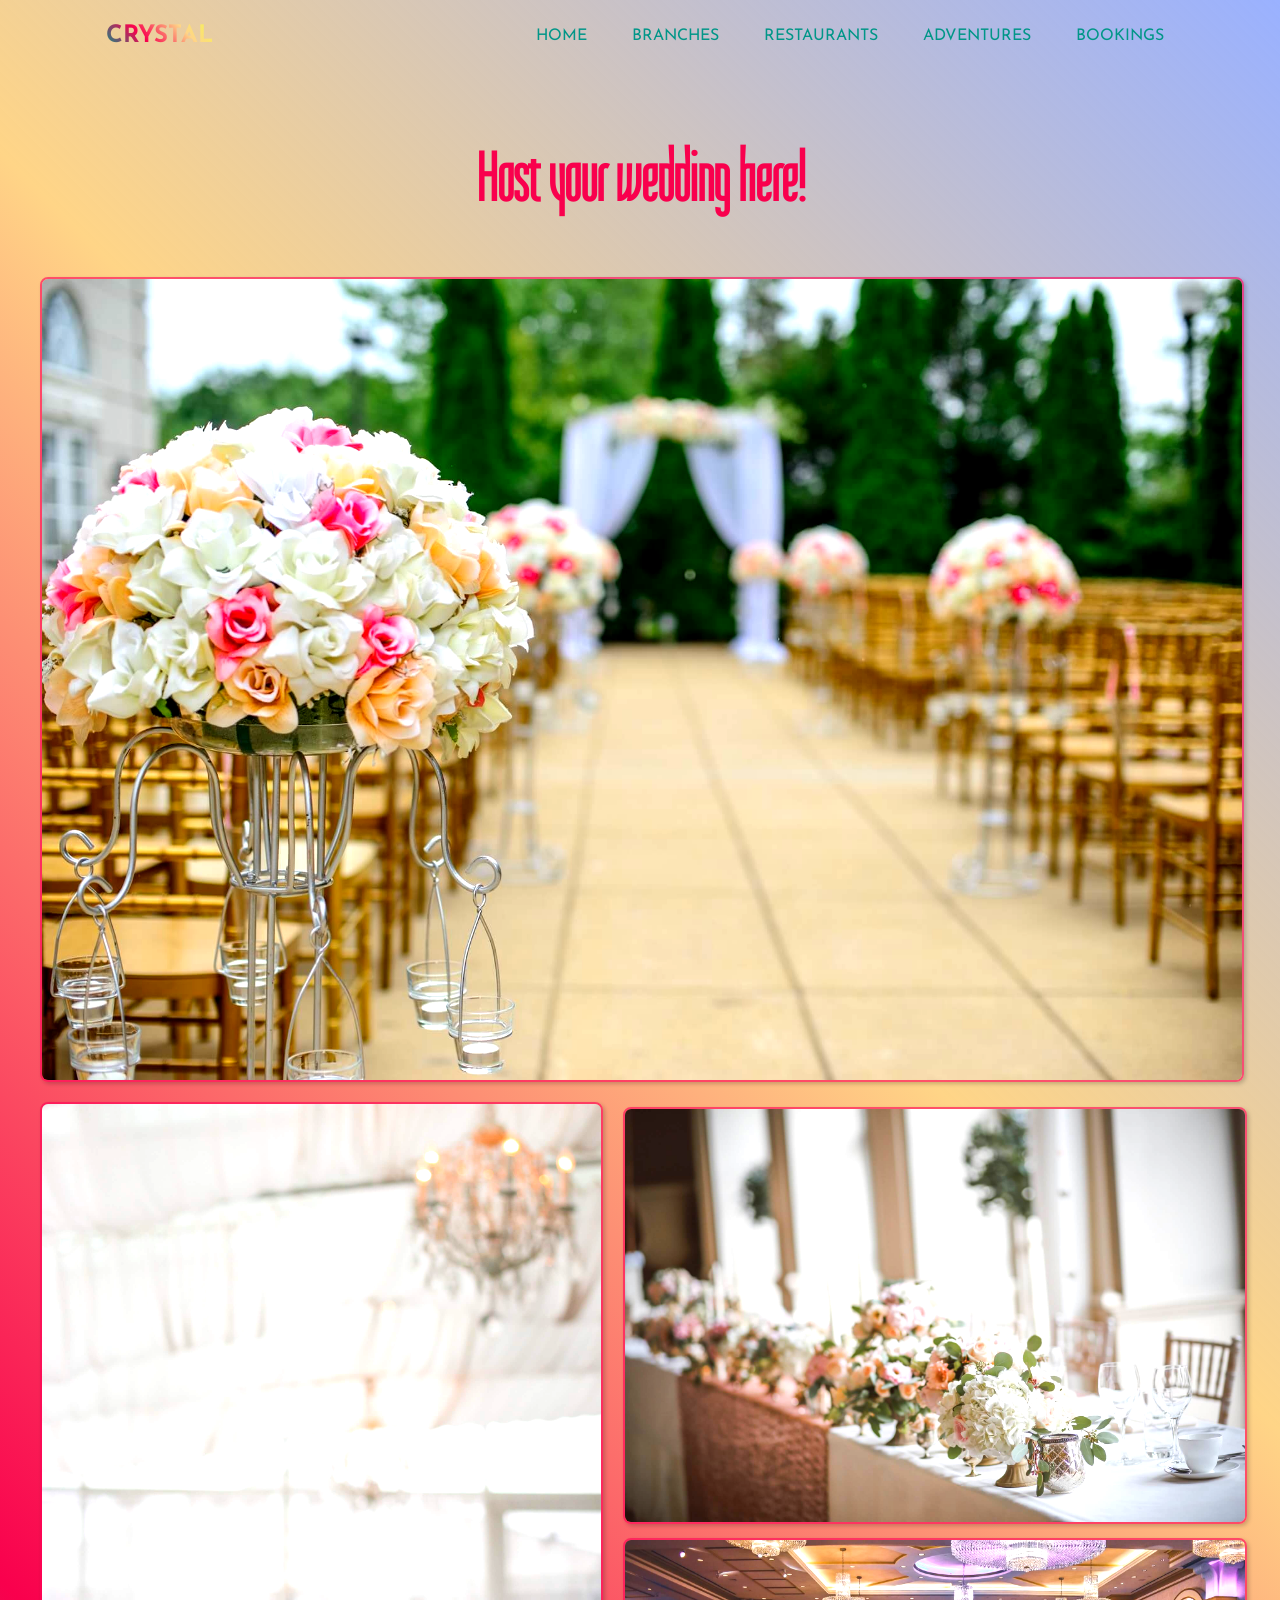
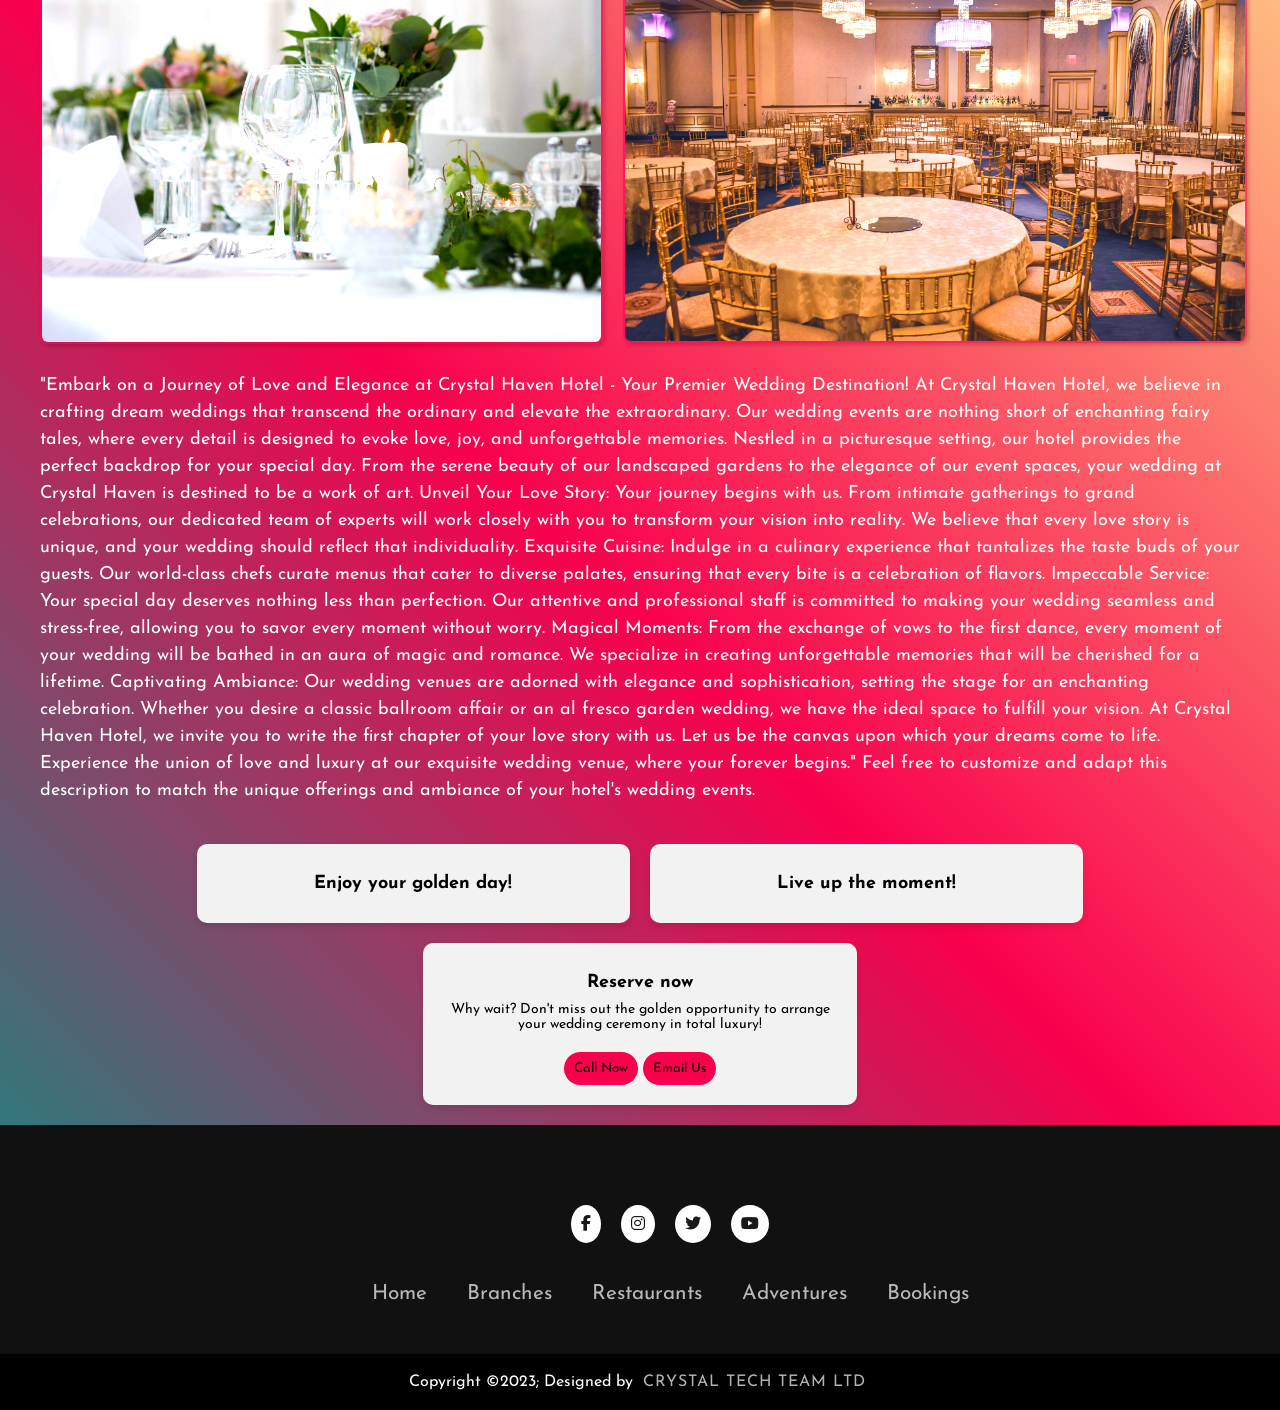
<file: event-1.html>
<!DOCTYPE html>
<html lang="en">
  <head>
    <meta charset="UTF-8" />
    <meta name="viewport" content="width=device-width, initial-scale=1.0" />
    <title>Weddings</title>
    <link rel="stylesheet" href="css/event-1.css" />

    <!--Link to the fonts used in the website, taken from fonts.google.com-->
    <link rel="preconnect" href="https://fonts.googleapis.com" />
    <link rel="preconnect" href="https://fonts.gstatic.com" crossorigin />
    <link
      href="https://fonts.googleapis.com/css2?family=Josefin+Sans:wght@300;400;500;600&display=swap"
      rel="stylesheet"
    />

    <link rel="preconnect" href="https://fonts.googleapis.com" />
    <link rel="preconnect" href="https://fonts.gstatic.com" crossorigin />
    <link
      href="https://fonts.googleapis.com/css2?family=Qwitcher+Grypen:wght@700&family=Tilt+Prism&family=Tulpen+One&display=swap"
      rel="stylesheet"
    />

    <link rel="preconnect" href="https://fonts.googleapis.com" />
    <link rel="preconnect" href="https://fonts.gstatic.com" crossorigin />
    <link
      href="https://fonts.googleapis.com/css2?family=Cedarville+Cursive&family=Qwitcher+Grypen:wght@700&family=Roboto&family=Tilt+Prism&family=Tulpen+One&display=swap"
      rel="stylesheet"
    />

    <link
      rel="stylesheet"
      href="https://cdnjs.cloudflare.com/ajax/libs/font-awesome/6.4.2/css/all.min.css"
    />

    <!--Favicon-->
    <link rel="icon" type="img/png" href="images/favicon-32x32.png" />
    <link rel="manifest" href="manifest.json" />
  </head>
  <body>
    <!-- navigation bar -->
    <header>
      <nav class="navbar">
        <a href="index.html" class="logo">crystal</a>
        <div class="hamburger">
          <div class="line"></div>
          <div class="line"></div>
          <div class="line"></div>
        </div>
        <ul>
          <li><a href="index.html">Home</a></li>
          <li><a href="branches.html">Branches</a></li>
          <li><a href="restaurants.html">Restaurants</a></li>
          <li><a href="adventures.html">Adventures</a></li>
          <li><a href="booking.html">Bookings</a></li>
        </ul>
      </nav>
    </header>

    <h1>Host your wedding here!</h1>
    <main>
      <section class="center-image">
        <img src="images/wed-main.jpg" alt="Main Image" />
      </section>
      <section class="small-images">
        <div class="left-image">
          <img src="images/image-1.jpg" alt="Image 1" />
        </div>
        <div class="right-images">
          <img src="images/image-2.jpg" alt="Image 2" />
          <img src="images/image-3.jpg" alt="Image 3" />
        </div>
      </section>
      <section class="description">
        <p>
          "Embark on a Journey of Love and Elegance at Crystal Haven Hotel -
          Your Premier Wedding Destination! At Crystal Haven Hotel, we believe
          in crafting dream weddings that transcend the ordinary and elevate the
          extraordinary. Our wedding events are nothing short of enchanting
          fairy tales, where every detail is designed to evoke love, joy, and
          unforgettable memories. Nestled in a picturesque setting, our hotel
          provides the perfect backdrop for your special day. From the serene
          beauty of our landscaped gardens to the elegance of our event spaces,
          your wedding at Crystal Haven is destined to be a work of art. Unveil
          Your Love Story: Your journey begins with us. From intimate gatherings
          to grand celebrations, our dedicated team of experts will work closely
          with you to transform your vision into reality. We believe that every
          love story is unique, and your wedding should reflect that
          individuality. Exquisite Cuisine: Indulge in a culinary experience
          that tantalizes the taste buds of your guests. Our world-class chefs
          curate menus that cater to diverse palates, ensuring that every bite
          is a celebration of flavors. Impeccable Service: Your special day
          deserves nothing less than perfection. Our attentive and professional
          staff is committed to making your wedding seamless and stress-free,
          allowing you to savor every moment without worry. Magical Moments:
          From the exchange of vows to the first dance, every moment of your
          wedding will be bathed in an aura of magic and romance. We specialize
          in creating unforgettable memories that will be cherished for a
          lifetime. Captivating Ambiance: Our wedding venues are adorned with
          elegance and sophistication, setting the stage for an enchanting
          celebration. Whether you desire a classic ballroom affair or an al
          fresco garden wedding, we have the ideal space to fulfill your vision.
          At Crystal Haven Hotel, we invite you to write the first chapter of
          your love story with us. Let us be the canvas upon which your dreams
          come to life. Experience the union of love and luxury at our exquisite
          wedding venue, where your forever begins." Feel free to customize and
          adapt this description to match the unique offerings and ambiance of
          your hotel's wedding events.
        </p>
      </section>
    </main>

    <section class="gallery">
      <div class="gallery-item">
        <h3>Enjoy your golden day!</h3>
      </div>
      <div class="gallery-item">
        <h3>Live up the moment!</h3>
      </div>
      <div class="gallery-item">
        <div class="reserve-gal">
          <h3>Reserve now</h3>
          <p>
            Why wait? Don't miss out the golden opportunity to arrange your
            wedding ceremony in total luxury!
          </p>
          <div class="buttons">
            <button class="call-button">
              <a href="tel:971280763824">Call Now</a>
            </button>
            <button class="email-button">
              <a href="mailto:crystalweds@crystalhaven.com">Email Us</a>
            </button>
          </div>
        </div>
      </div>
    </section>

    <footer>
      <div class="footercontainer">
        <div class="socialicons">
          <a href="https://web.facebook.com/?_rdc=1&_rdr"
            ><i class="fa-brands fa-facebook-f"></i
          ></a>
          <a href="https://www.instagram.com/"
            ><i class="fa-brands fa-instagram"></i
          ></a>
          <a href="https://twitter.com/"
            ><i class="fa-brands fa-twitter"></i
          ></a>
          <a href="https://youtube.com/"
            ><i class="fa-brands fa-youtube"></i
          ></a>
        </div>
        <div class="footernav">
          <ul>
            <li><a href="index.html">Home</a></li>
            <li><a href="branches.html">Branches</a></li>
            <li><a href="restaurants.html">Restaurants</a></li>
            <li><a href="adventures.html">Adventures</a></li>
            <li><a href="bookings.html">Bookings</a></li>
          </ul>
        </div>
      </div>
      <div class="footerbottom">
        <p>
          Copyright &copy;2023; Designed by
          <span class="designer">Crystal Tech Team LTD</span>
        </p>
      </div>
    </footer>

    <!--Responsibility for the navbar on small screens-->
    <script>
      const hamburger = document.querySelector(".hamburger");
      const navbar = document.querySelector(".navbar");

      hamburger.addEventListener("click", () => {
        navbar.classList.toggle("active");
      });
    </script>
  </body>
</html>
</file>
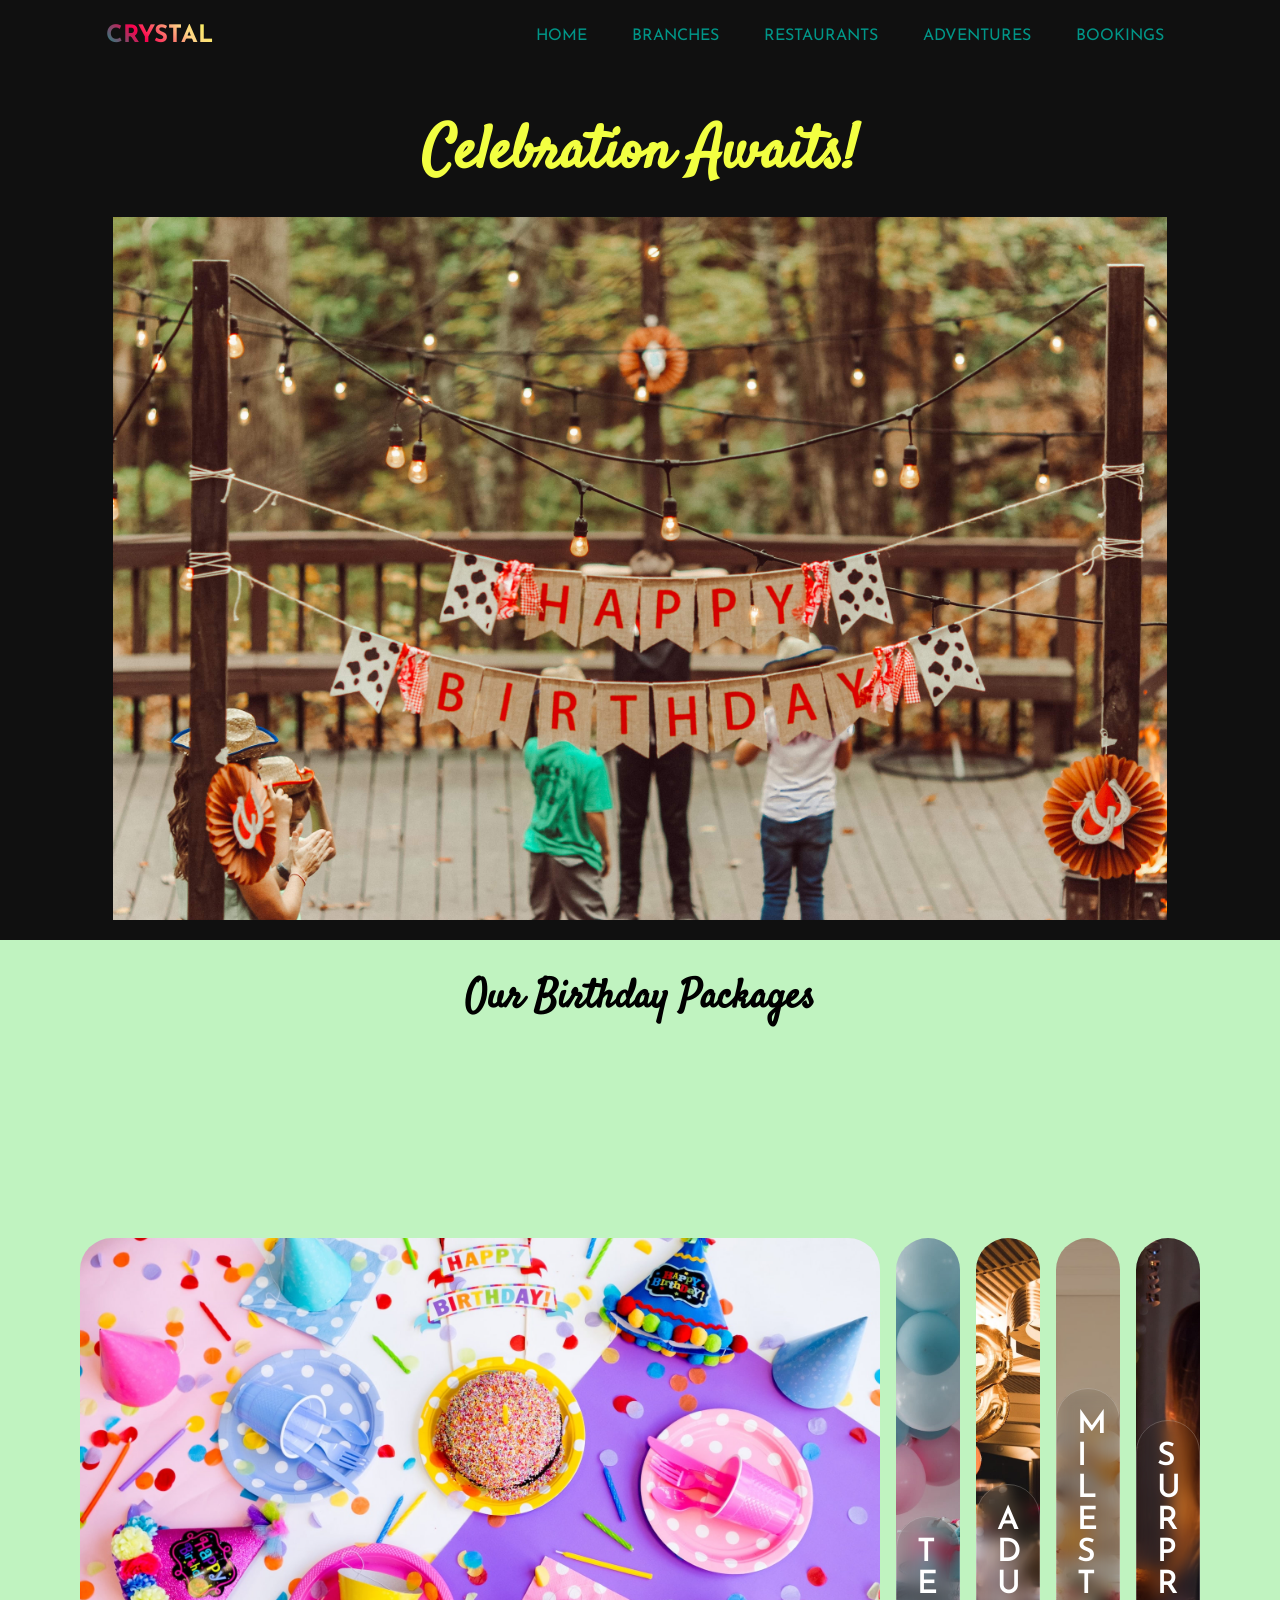
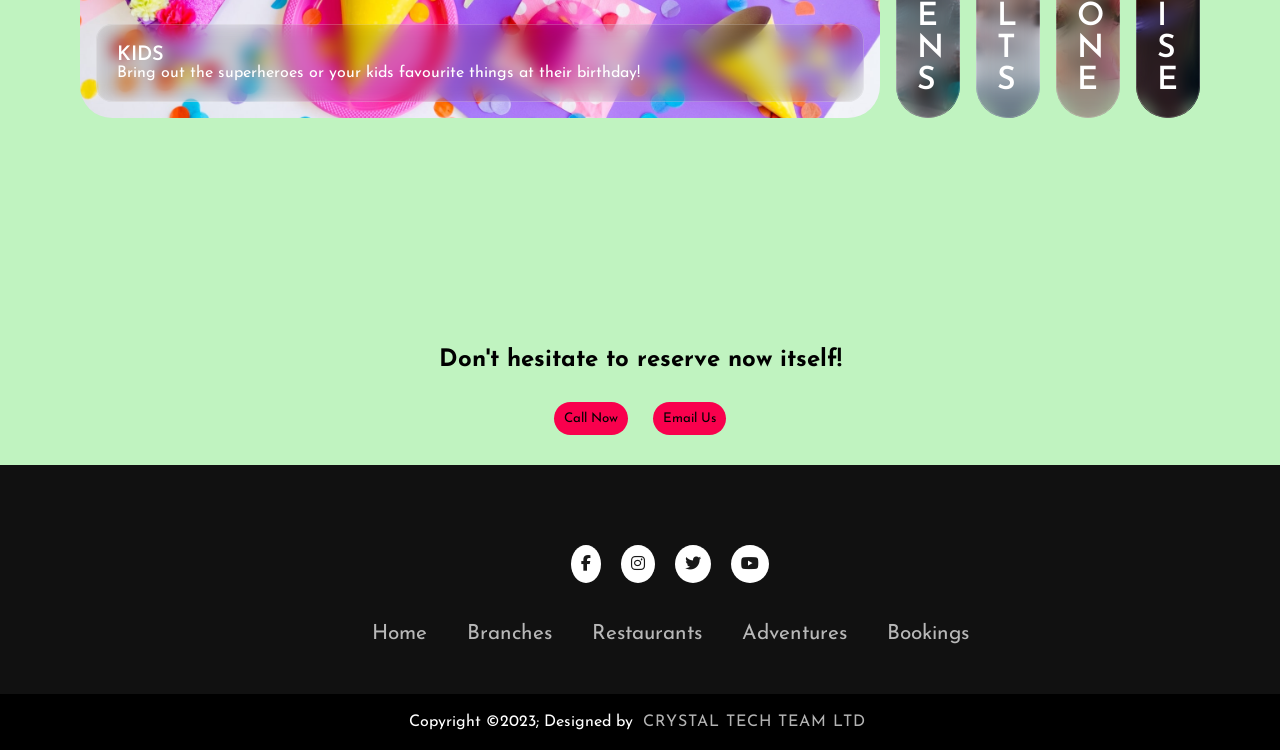
<file: event-2.html>
<!DOCTYPE html>
<html lang="en">
  <head>
    <meta charset="UTF-8" />
    <meta name="viewport" content="width=device-width, initial-scale=1.0" />
    <title>Birthday celebration</title>
    <link rel="stylesheet" href="css/event-2.css" />

    <!--Link to the fonts used in the website, taken from fonts.google.com-->
    <link rel="preconnect" href="https://fonts.googleapis.com" />
    <link rel="preconnect" href="https://fonts.gstatic.com" crossorigin />
    <link
      href="https://fonts.googleapis.com/css2?family=Josefin+Sans:wght@300;400;500;600&display=swap"
      rel="stylesheet"
    />

    <link rel="preconnect" href="https://fonts.googleapis.com" />
    <link rel="preconnect" href="https://fonts.gstatic.com" crossorigin />
    <link
      href="https://fonts.googleapis.com/css2?family=Qwitcher+Grypen:wght@700&family=Tilt+Prism&family=Tulpen+One&display=swap"
      rel="stylesheet"
    />

    <link rel="preconnect" href="https://fonts.googleapis.com" />
    <link rel="preconnect" href="https://fonts.gstatic.com" crossorigin />
    <link
      href="https://fonts.googleapis.com/css2?family=Cedarville+Cursive&family=Qwitcher+Grypen:wght@700&family=Roboto&family=Tilt+Prism&family=Tulpen+One&display=swap"
      rel="stylesheet"
    />

    <link
      rel="stylesheet"
      href="https://cdnjs.cloudflare.com/ajax/libs/font-awesome/6.4.2/css/all.min.css"
    />

    <!--Birthday font-->
    <link rel="preconnect" href="https://fonts.googleapis.com" />
    <link rel="preconnect" href="https://fonts.gstatic.com" crossorigin />
    <link
      href="https://fonts.googleapis.com/css2?family=Cedarville+Cursive&family=Qwitcher+Grypen:wght@700&family=Roboto:ital,wght@0,400;1,300&family=Satisfy&family=Tilt+Prism&family=Tulpen+One&display=swap"
      rel="stylesheet"
    />

    <!--Favicon-->
    <link rel="icon" type="img/png" href="images/favicon-32x32.png" />
    <link rel="manifest" href="manifest.json" />
  </head>
  <body>
    <!-- navigation bar -->
    <header>
      <nav class="navbar">
        <a href="index.html" class="logo">crystal</a>
        <div class="hamburger">
          <div class="line"></div>
          <div class="line"></div>
          <div class="line"></div>
        </div>
        <ul>
          <li><a href="index.html">Home</a></li>
          <li><a href="branches.html">Branches</a></li>
          <li><a href="restaurants.html">Restaurants</a></li>
          <li><a href="adventures.html">Adventures</a></li>
          <li><a href="booking.html">Bookings</a></li>
        </ul>
      </nav>
    </header>

    <section class="main-section">
      <h1>Celebration Awaits!</h1>
      <img src="images/hbd-main.jpg" alt="happy birthday" />
    </section>

    <section class="section2">
      <h1>Our Birthday Packages</h1>
    </section>

    <!--Animated cards-->
    <section id="gallery">
      <div class="img-card active">
        <img src="images/kids.jpg" alt="Kids Birthday" />
        <label>
          Kids
          <span>Bring out the superheroes or your kids favourite things at their birthday!</span>
        </label>
      </div>

      <div class="img-card">
        <img src="images/sweet-teen.jpg" alt="Teens Birthday" />
        <label>
          Teens
          <span>Remember when they turn sweet 16? That's when they expect something grand!</span>
        </label>
      </div>

      <div class="img-card">
        <img src="images/adult.jpg" alt="Adults Birthday" />
        <label>
          Adults
          <span>For the big people out there, celebrate maturely!</span>
        </label>
      </div>

      <div class="img-card">
        <img src="images/milestone.jpg" alt="Milestone Birthday">
        <label>
            Milestone
            <span>Celebrate your 30s, 40s and 50s with much love and care!</span>
        </label>
    </div>

    <div class="img-card">
      <img src="images/surprise.jpg" alt="Surprise Birthday">
      <label>
          Surprise
          <span>You tell us the date, we prepare something big, secretly, and when you come, we'll surprise you!</span>
      </label>
  </div>
    </section>
    <script src="card.js"></script> <!--JS file linked for the card animation-->
    <h2 id="reserve-h2">Don't hesitate to reserve now itself!</h2>
    <div class="buttons">
      <button class="call-button">
        <a href="tel:971280763824">Call Now</a>
      </button>
      <button class="email-button">
        <a href="mailto:crystalweds@crystalhaven.com">Email Us</a>
      </button>
    </div>

    <footer>
      <div class="footercontainer">
        <div class="socialicons">
          <a href="https://web.facebook.com/?_rdc=1&_rdr"
            ><i class="fa-brands fa-facebook-f"></i
          ></a>
          <a href="https://www.instagram.com/"
            ><i class="fa-brands fa-instagram"></i
          ></a>
          <a href="https://twitter.com/"
            ><i class="fa-brands fa-twitter"></i
          ></a>
          <a href="https://youtube.com/"
            ><i class="fa-brands fa-youtube"></i
          ></a>
        </div>
        <div class="footernav">
          <ul>
            <li><a href="index.html">Home</a></li>
            <li><a href="branches.html">Branches</a></li>
            <li><a href="restaurants.html">Restaurants</a></li>
            <li><a href="adventures.html">Adventures</a></li>
            <li><a href="bookings.html">Bookings</a></li>
          </ul>
        </div>
      </div>
      <div class="footerbottom">
        <p>
          Copyright &copy;2023; Designed by
          <span class="designer">Crystal Tech Team LTD</span>
        </p>
      </div>
    </footer>

    <!--Responsibility for the navbar on small screens-->
    <script>
      const hamburger = document.querySelector(".hamburger");
      const navbar = document.querySelector(".navbar");

      hamburger.addEventListener("click", () => {
        navbar.classList.toggle("active");
      });
    </script>
  </body>
</html>
</file>
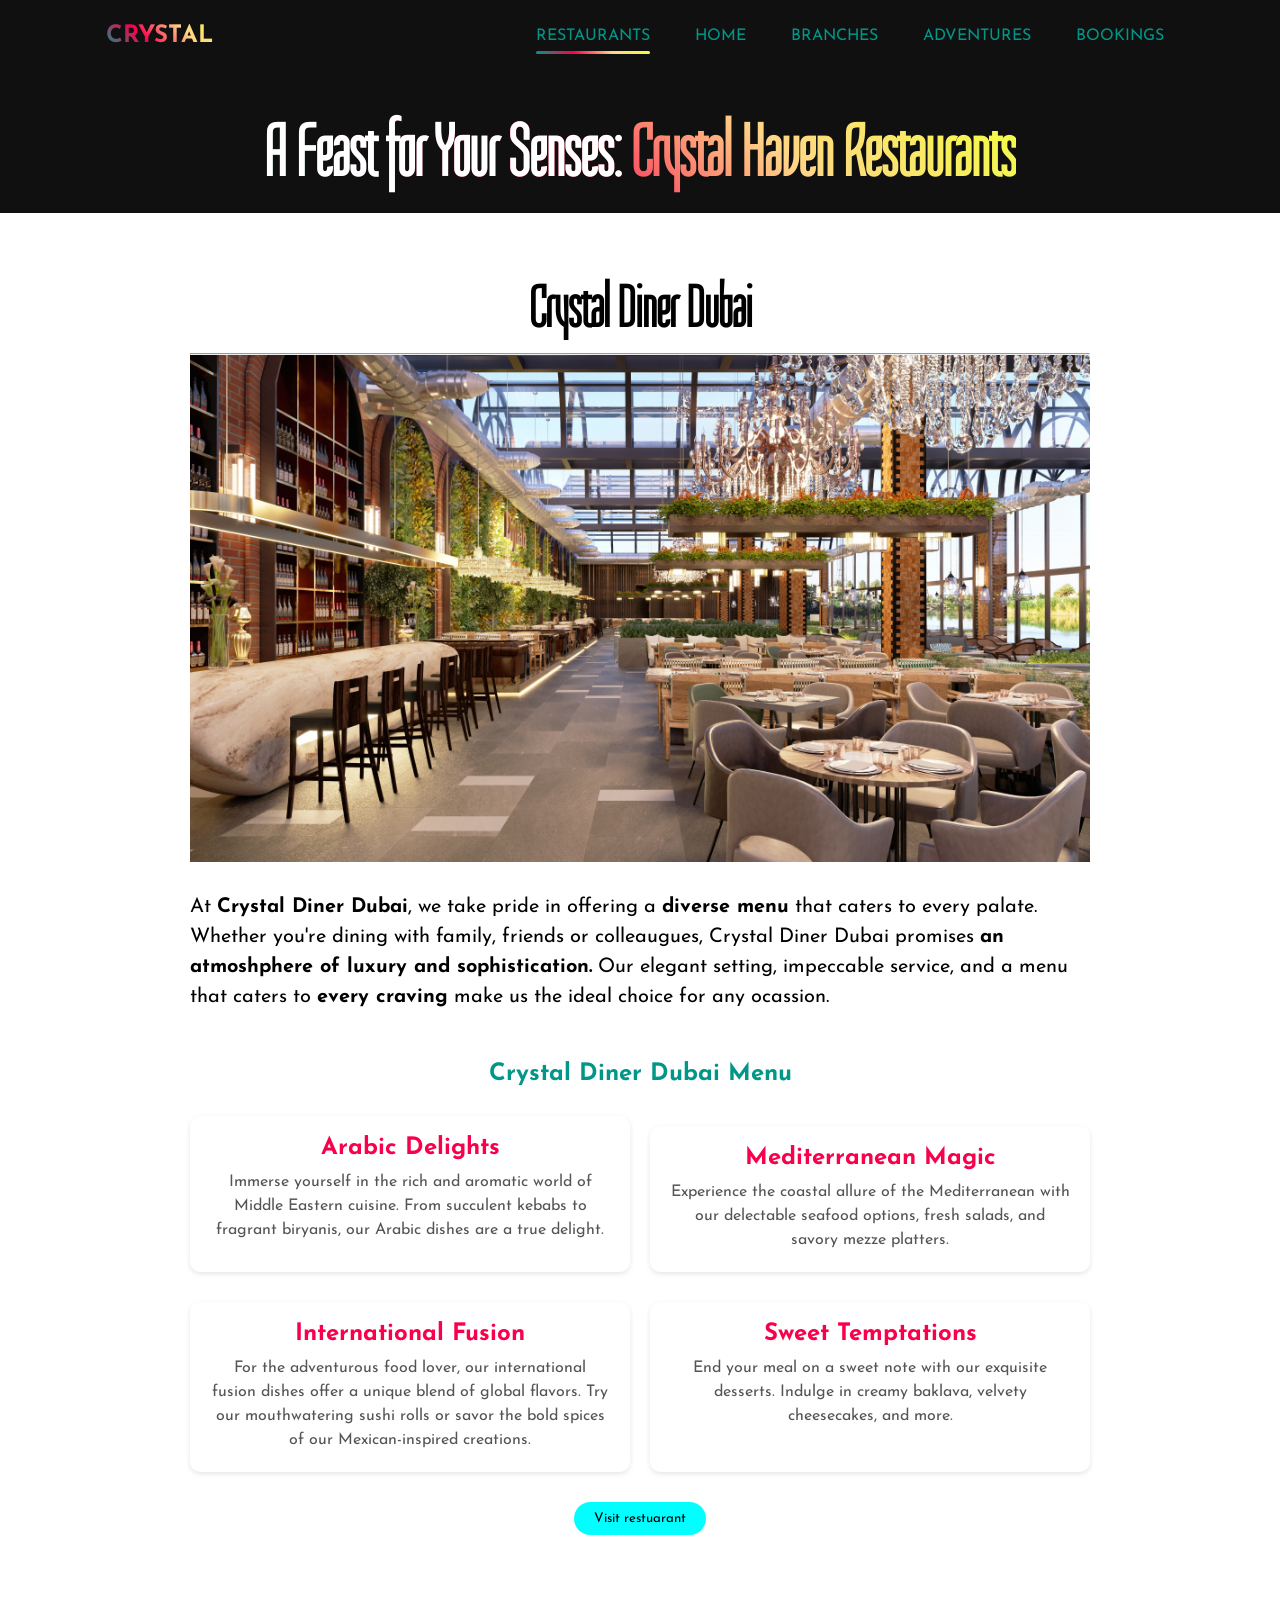
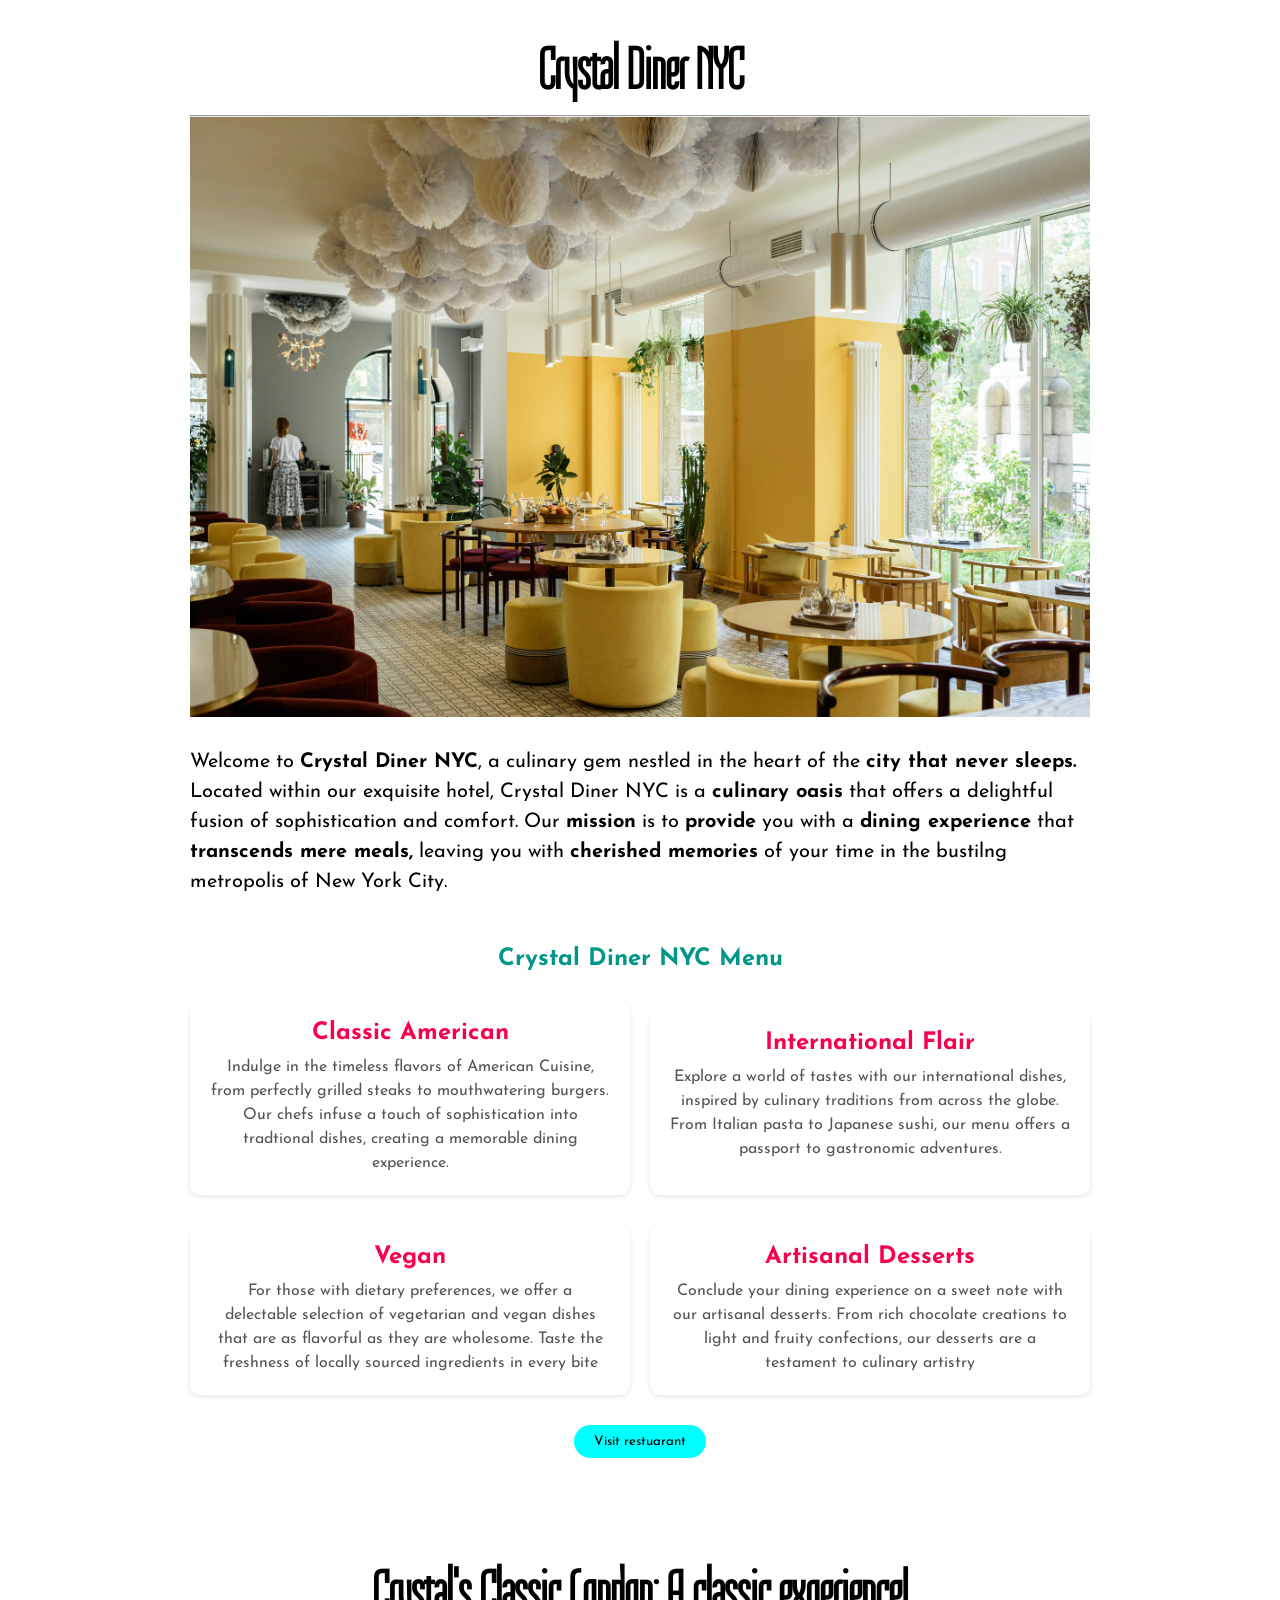
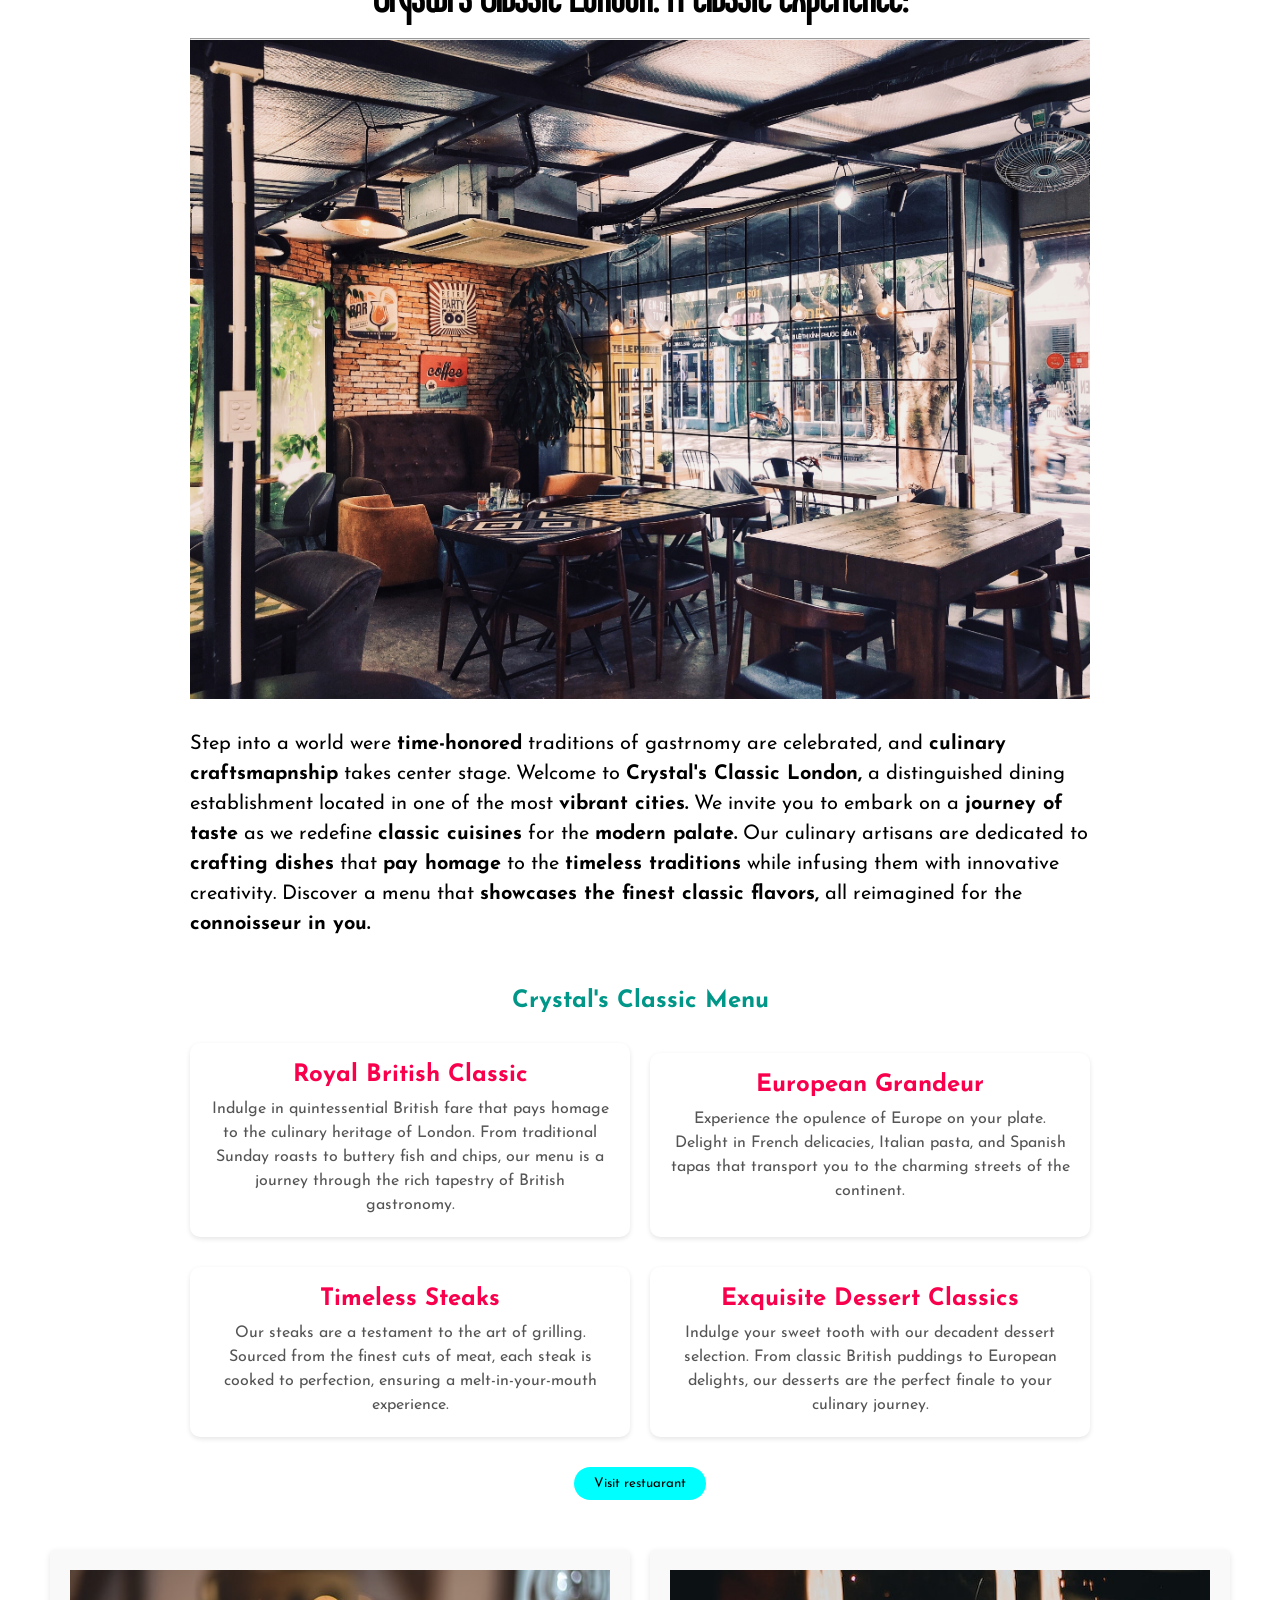
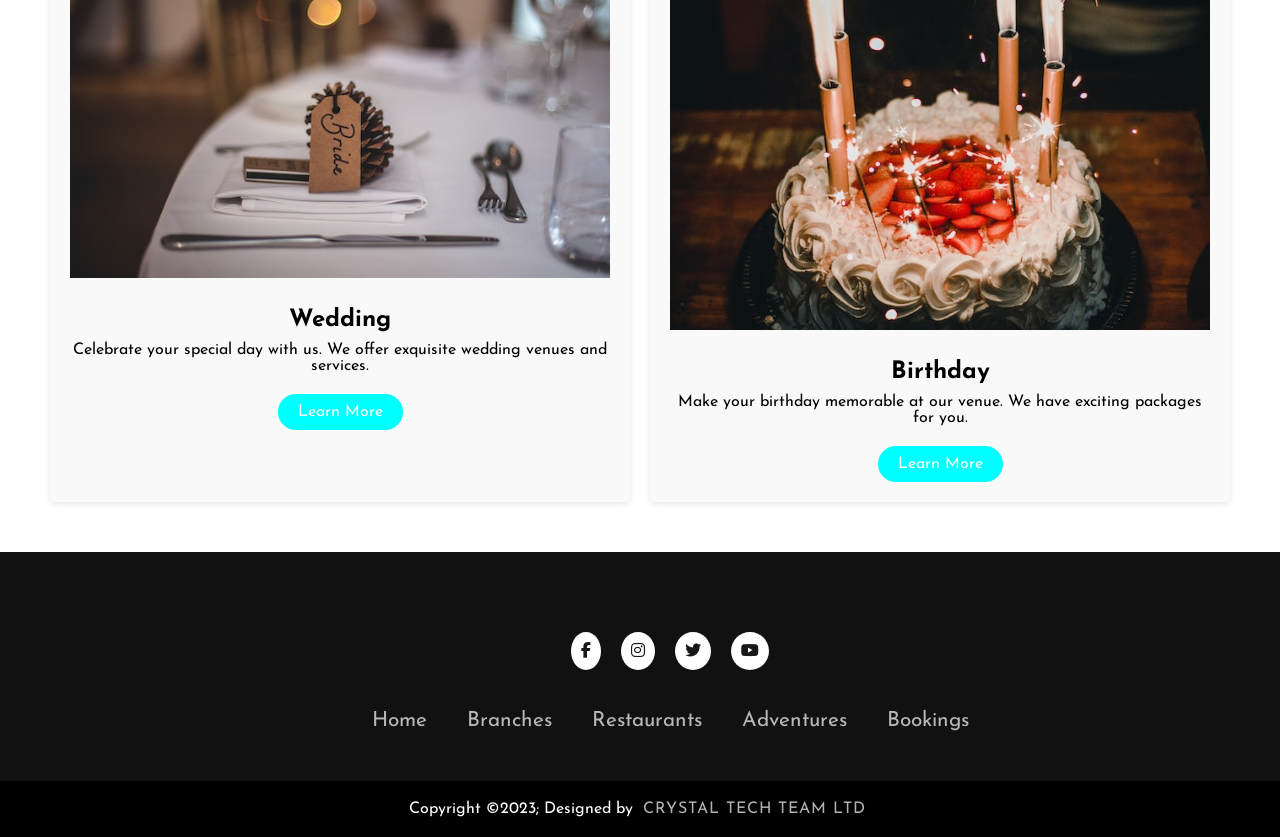
<file: restaurants.html>
<!DOCTYPE html>
<html lang="en">
<head>
    <meta charset="UTF-8">
    <meta name="viewport" content="width=device-width, initial-scale=1.0">
    <title>Restaurants</title>
    <link rel="stylesheet" href="css/restaurants.css">

        <!--Link to the fonts used in the website, taken from fonts.google.com-->
        <link rel="preconnect" href="https://fonts.googleapis.com" />
        <link rel="preconnect" href="https://fonts.gstatic.com" crossorigin />
        <link
          href="https://fonts.googleapis.com/css2?family=Josefin+Sans:wght@300;400;500;600&display=swap"
          rel="stylesheet"
        />
    
        <link rel="preconnect" href="https://fonts.googleapis.com" />
        <link rel="preconnect" href="https://fonts.gstatic.com" crossorigin />
        <link
          href="https://fonts.googleapis.com/css2?family=Qwitcher+Grypen:wght@700&family=Tilt+Prism&family=Tulpen+One&display=swap"
          rel="stylesheet"
        />
    
          <link rel="preconnect" href="https://fonts.googleapis.com">
      <link rel="preconnect" href="https://fonts.gstatic.com" crossorigin>
      <link href="https://fonts.googleapis.com/css2?family=Cedarville+Cursive&family=Qwitcher+Grypen:wght@700&family=Roboto&family=Tilt+Prism&family=Tulpen+One&display=swap" rel="stylesheet">
    
      <link rel="stylesheet" href="https://cdnjs.cloudflare.com/ajax/libs/font-awesome/6.4.2/css/all.min.css">  </head>

        <!--Favicon-->
  <link rel="icon" type="img/png" href="images/favicon-32x32.png" >

    
</head>
<body>
    <!-- navigation bar -->
<header>
    <nav class="navbar">
      <a href="index.html" class="logo">crystal</a>
      <div class="hamburger">
        <div class="line"></div>
        <div class="line"></div>
        <div class="line"></div>
      </div>
      <ul>
        <li class="active"><a href="restaurants.html">Restaurants</a></li>
        <li><a href="index.html">Home</a></li>
        <li><a href="branches.html">Branches</a></li>
        <li><a href="adventures.html">Adventures</a></li>
        <li><a href="booking.html">Bookings</a></li>
      </ul>
    </nav>
  </header>

  <section class="section1">
    <div class="restheading">
        <h1><span>A Feast for Your Senses:</span> Crystal Haven Restaurants</h1>
    </div>
  </section>
  
  <section class="section2">
    <div class="sect2textcontainer">
      <h2>Crystal Diner Dubai</h2>
      <hr>
        <img src="images/rest-dubai.jpg" alt="welcome">
      <p>At <span>Crystal Diner Dubai</span>, we take pride
    in offering a <span>diverse menu</span> that caters
    to every palate. Whether you're dining with family, friends
     or colleaugues, Crystal Diner Dubai promises <span>an atmoshphere
     of luxury and sophistication.</span> Our elegant setting, impeccable
    service, and a menu that caters to <span>every craving</span> make
    us the ideal choice for any ocassion.</p>
    </div>
    <div class="menu-dubai">
        <h1>Crystal Diner Dubai Menu</h1>
        <ul class="menu-list">
            <li class="menu-item">
                <h2>Arabic Delights</h2>
                <p>Immerse yourself in the rich and aromatic world of Middle Eastern cuisine. From succulent kebabs to fragrant biryanis, our Arabic dishes are a true delight.</p>
            </li>
            <li class="menu-item">
                <h2>Mediterranean Magic</h2>
                <p>Experience the coastal allure of the Mediterranean with our delectable seafood options, fresh salads, and savory mezze platters.</p>
            </li>
            <li class="menu-item">
                <h2>International Fusion</h2>
                <p>For the adventurous food lover, our international fusion dishes offer a unique blend of global flavors. Try our mouthwatering sushi rolls or savor the bold spices of our Mexican-inspired creations.</p>
            </li>
            <li class="menu-item">
                <h2>Sweet Temptations</h2>
                <p>End your meal on a sweet note with our exquisite desserts. Indulge in creamy baklava, velvety cheesecakes, and more.</p>
            </li>
        </ul>
    </div>
    <button><a href="https://www.tripadvisor.com/Restaurant_Review-g295424-d814928-Reviews-Al_Dawaar_Revolving_Restaurant-Dubai_Emirate_of_Dubai.html">
      Visit restuarant</a></button>
  </section>


  <!--New york restaurant-->
  <section class="section3">
    <div class="sect3textcontainer">
      <h2>Crystal Diner NYC</h2>
      <hr>
        <img src="images/rest-nyc.jpg" alt="welcome to nyc restuarant">
        <p>Welcome to <span>Crystal Diner NYC</span>, a culinary
        gem nestled in the heart of the <span>city that never sleeps.</span> 
        Located within  our exquisite hotel, Crystal Diner NYC is a 
        <span>culinary oasis</span> that offers a delightful fusion 
        of sophistication and comfort. Our <span>mission</span> is to
        <span>provide</span> you with a <span>dining experience</span>
         that <SPAn>transcends mere meals,</SPAn> leaving you with
        <span>cherished memories</span> of your time in the bustilng
        metropolis of New York City.</p>
    </div>
    <div class="menu-nyc">
        <h1>Crystal Diner NYC Menu</h1>
        <ul class="nyc-list">
            <li class="nyc-item">
                <h2>Classic American</h2>
                <p>Indulge in the timeless flavors of American Cuisine,
                    from perfectly grilled steaks to mouthwatering burgers.
                    Our chefs infuse a touch of sophistication into tradtional 
                    dishes, creating a memorable dining experience.
                </p>
            </li>
            <li class="nyc-item">
                <h2>International Flair</h2>
                <p>Explore a world of tastes with our international dishes, inspired by culinary traditions from across the globe. From Italian pasta to Japanese sushi, our menu offers a passport to gastronomic adventures.</p>
            </li>
            <li class="nyc-item">
                <h2>Vegan</h2>
                <p>For those with dietary preferences, we offer a delectable selection of vegetarian and vegan dishes that are as flavorful as they are wholesome. Taste the freshness of locally sourced ingredients in every bite</p>
            </li>
            <li class="nyc-item">
                <h2>Artisanal Desserts</h2>
                <p>Conclude your dining experience on a sweet note with our artisanal desserts. From rich chocolate creations to light and fruity confections, our desserts are a testament to culinary artistry</p>
            </li>
        </ul>
    </div>
    <button><a href="https://www.tripadvisor.com/Restaurant_Review-g60763-d8557227-Reviews-Jams_6th_Avenue_New_York_NY_USA-New_York_City_New_York.html">Visit restuarant</a></button>
  </section>


  <!--London Restuarant-->

  <section class="section4">
    <div class="sect4textcontainer">
      <h2>Crystal's Classic London: A classic experience!</h2>
      <hr>
        <img src="images/rest-london.jpg" alt="welcome">
        <p>Step into a world were <span>time-honored</span> traditions
        of gastrnomy are celebrated, and <span>culinary craftsmapnship</span>
         takes center stage. Welcome to <span>Crystal's Classic London,</span>
         a distinguished dining establishment located in one of the most 
        <span>vibrant cities.</span> We invite you to embark on a 
        <span>journey of taste</span> as we redefine <span>classic cuisines</span>
        for the <span>modern palate.</span> Our culinary artisans are dedicated
        to <span>crafting dishes</span> that <span>pay homage</span> to the
        <span>timeless traditions</span> while infusing them with innovative
        creativity. Discover a menu that <span>showcases the finest classic flavors,</span>
         all reimagined for the <span>connoisseur in you.</span></p>
    </div>
    <div class="menu-london">
        <h1>Crystal's Classic Menu</h1>
        <ul class="london-list">
            <li class="london-item">
                <h2>Royal British Classic</h2>
                <p>Indulge in quintessential British fare that pays homage to the culinary heritage of London. From traditional Sunday roasts to buttery fish and chips, our menu is a journey through the rich tapestry of British gastronomy.</p>
            </li>
            <li class="london-item">
                <h2>European Grandeur</h2>
                <p>Experience the opulence of Europe on your plate. Delight in French delicacies, Italian pasta, and Spanish tapas that transport you to the charming streets of the continent.</p>
            </li>
            <li class="london-item">
                <h2>Timeless Steaks</h2>
                <p>Our steaks are a testament to the art of grilling. Sourced from the finest cuts of meat, each steak is cooked to perfection, ensuring a melt-in-your-mouth experience.</p>
            </li>
            <li class="london-item">
                <h2>Exquisite Dessert Classics</h2>
                <p>Indulge your sweet tooth with our decadent dessert selection. From classic British puddings to European delights, our desserts are the perfect finale to your culinary journey.</p>
            </li>
        </ul>
    </div>
    <button><a href="https://www.tripadvisor.com/Restaurant_Review-g186338-d5244301-Reviews-The_Golden_Chippy-London_England.html">Visit restuarant</a></button>
    <div class="event-card">
      <div class="event-item">
        <img src="images/wed-rest.jpg" alt="Wedding">
        <h3>Wedding</h3>
        <p>Celebrate your special day with us. We offer exquisite wedding venues and services.</p>
        <a href="event-1.html">Learn More</a>
      </div>
      <div class="event-item">
        <img src="images/bday-rest.jpg" alt="Birthday">
        <h3>Birthday</h3>
        <p>Make your birthday memorable at our venue. We have exciting packages for you.</p>
        <a href="event-2.html">Learn More</a>
      </div>
    </div>
  </section>

  <footer>
    <div class="footercontainer">
      <div class="socialicons">
        <a href="https://web.facebook.com/?_rdc=1&_rdr"><i class="fa-brands fa-facebook-f"></i></a>
        <a href="https://www.instagram.com/"><i class="fa-brands fa-instagram"></i></a>
        <a href="https://twitter.com/"><i class="fa-brands fa-twitter"></i></a>
        <a href="https://youtube.com/"><i class="fa-brands fa-youtube"></i></a>
      </div>
      <div class="footernav">
        <ul>
          <li><a href="index.html">Home</a></li>
          <li><a href="branches.html">Branches</a></li>
          <li><a href="restaurants.html">Restaurants</a></li>
          <li><a href="adventures.html">Adventures</a></li>
          <li><a href="bookings.html">Bookings</a></li>
        </ul>
      </div>
    </div>
    <div class="footerbottom">
      <p>Copyright &copy;2023; Designed by <span class="designer">Crystal Tech Team LTD</span></p>
    </div>
  </footer>


    <!--Responsibility for the navbar on small screens-->
    <script>
        const hamburger = document.querySelector('.hamburger');
        const navbar = document.querySelector('.navbar');
    
        hamburger.addEventListener('click', () => {
            navbar.classList.toggle('active');
        });
    </script>
    
</body>
</html>
</file>
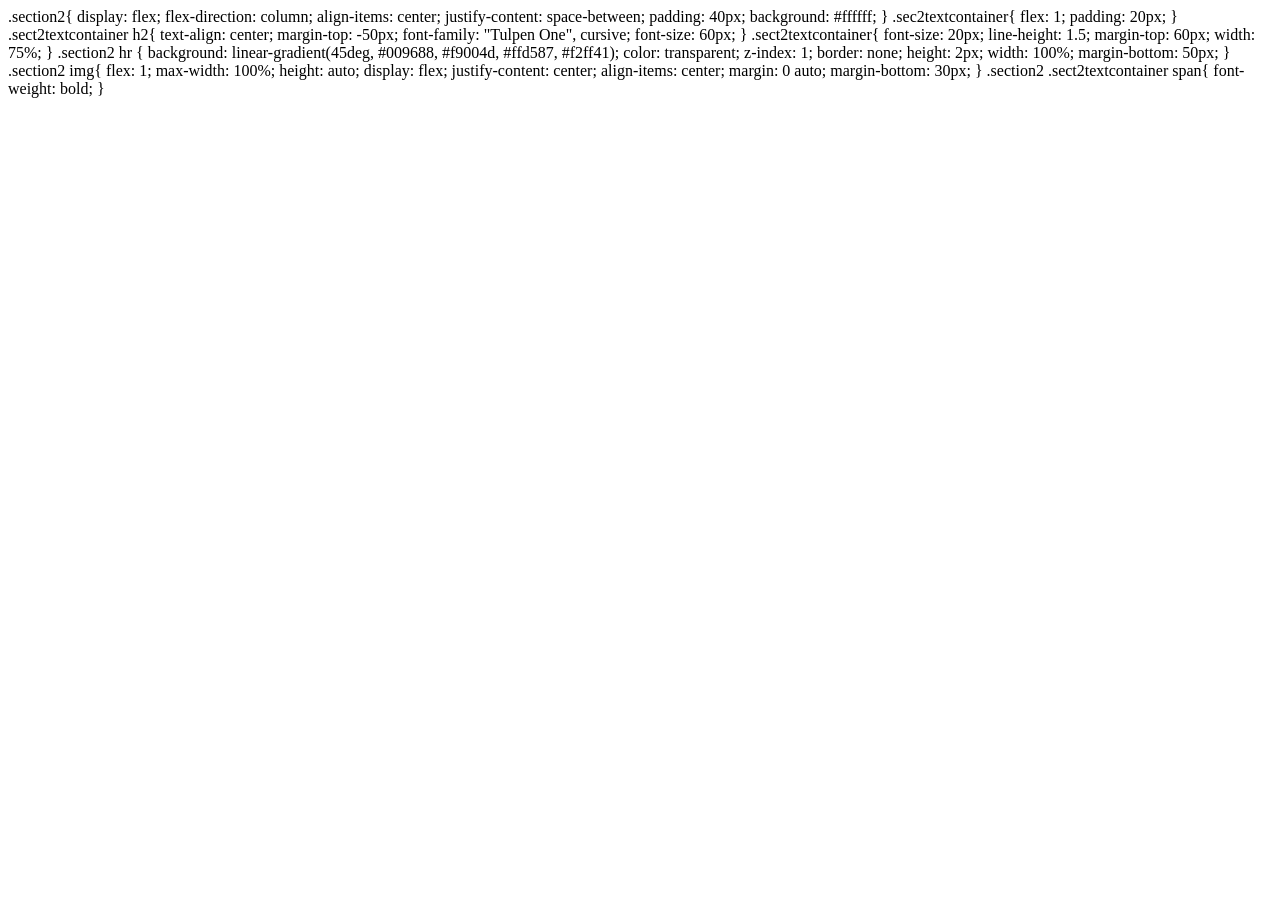
<file: test.html>
<!DOCTYPE html>
<html lang="en">
<head>
  <meta charset="UTF-8">
  <meta name="viewport" content="width=device-width, initial-scale=1.0">
  <title>Document</title>
  <link rel="stylesheet" href=""
</head>
<body>
  
</body>
</html>


.section2{
  display: flex;
  flex-direction: column;
  align-items: center;
  justify-content: space-between;
  padding: 40px;
  background: #ffffff;
}

.sec2textcontainer{
  flex: 1;
  padding: 20px;
}

.sect2textcontainer h2{
  text-align: center;
  margin-top: -50px;
  font-family: "Tulpen One", cursive;
  font-size: 60px;
  
}

.sect2textcontainer{
  font-size: 20px;
  line-height: 1.5;
  margin-top: 60px;
  width: 75%;
}

.section2 hr {
  background: linear-gradient(45deg, #009688, #f9004d, #ffd587, #f2ff41);
  color: transparent;
  z-index: 1;
  border: none;
  height: 2px; 
  width: 100%; 
  margin-bottom: 50px;
}



.section2 img{
  flex: 1;
  max-width: 100%;
  height: auto;
  display: flex;
  justify-content: center;
  align-items: center;
  margin: 0 auto;
  margin-bottom: 30px;
}

.section2 .sect2textcontainer span{
  font-weight: bold;
}
</file>
<file: css/index.css>
* {
  margin: 0;
  padding: 0;
  font-family: "Josefin Sans", sans-serif;
}

body {
  background-color: #101010;
}

/*Navigation bar container*/
header {
  width: 100%;
  height: auto;
  background-position: center;
  background-size: cover;
}

.navbar {
  width: 85%;
  margin: auto;
  padding: 35px 0;
  display: flex;
  align-items: center;
  justify-content: space-between;
  height: 1px;
}

.logo {
  width: 120px;
  cursor: pointer;
  margin-left: 10px;
  text-transform: uppercase;
  text-decoration: none;
  font-size: 24px;
  background: linear-gradient(45deg, #009688, #f9004d, #ffd587, #f2ff41);
  -webkit-background-clip: text;
  background-clip: text;
  color: transparent;
  font-weight: bold;
}

.navbar ul li {
  list-style: none;
  display: inline-block;
  margin: 0 20px;
  position: relative;
}

.navbar ul li a {
  text-decoration: none;
  text-transform: uppercase;
  color: #009688;
}

.navbar ul li::after {
  content: "";
  height: 3px;
  width: 0;
  background: linear-gradient(45deg, #009688, #f9004d, #ffd587, #f2ff41);
  position: absolute;
  left: 0;
  bottom: -10px;
  transition: 0.8s;
  border-radius: 5px;
}

.navbar ul li.active::after {
  width: 100%;
}

.navbar ul li:hover::after {
  width: 100%;
}

/* Add styles for the dropdown */
.navbar ul .dropdown-parent {
  position: relative;
}

.navbar ul .dropdown {
  display: none;
  position: absolute;
  align-items: center;
  text-align: center;
  justify-content: center;
  top: 100%;
  left: 0;
  background-color: #101010;
  box-shadow: 0px 5px 10px rgba(0, 0, 0, 0.2);
  padding: 10px;
  width: 100%;
  transition: 0.8s;
}

.navbar ul .dropdown li {
  display: block;
  margin: 30px 0;
}

/* Show the dropdown when the parent item is hovered */
.navbar ul .dropdown-parent:hover .dropdown {
  display: block;
  transition: 0.8s;
}

.hamburger {
  display: none; /* Hide the hamburger icon by default on larger screens */
  cursor: pointer;
  padding: 10px;
}

.hamburger .line {
  width: 30px;
  height: 3px;
  background-color: #009688;
  margin-bottom: 5px;
}

@media only screen and (max-width: 950px) {
  .navbar ul li:not(:first-child) {
      display: none; /* Hide navigation items except the home link */
  }

  .hamburger {
      display: block; /* Show the hamburger icon on smaller screens */
  }

  .navbar.active ul{
    position: absolute;
    top: 60px;
    left: 0;
    width: 100%;
    background-color: #101010;
    text-align: center;
    
  }

  .navbar.active ul li {
      display: block; /* Show navigation items when the hamburger icon is active */
      margin-bottom: 20px;
  }
  .navbar ul li.active::after {
    display: none;
  }

  .navbar ul li:hover::after {
    display: none;
  }

}


.section1 {
  background: linear-gradient(rgba(0, 0, 0, 0.75), rgba(0, 0, 0, 0.75)),
    url(/images/background_two_compressed.webp); /*rgba used to achieve a gradient effect over the image to make it's opacity lower*/
  background-position: center;
  background-size: cover;
  width: auto;
  height: 100vh;
}

.sec1bg img {
  background-position: center;
  background-size: cover;
  width: auto;
  height: 70vh;
  margin-top: -100px;
  z-index: -1;
}

.headingone {
  display: flex;
  justify-content: center;
  padding-top: 150px;
  font-family: "Tulpen One", cursive;
  font-size: 100px;
  color: #ffffff;
  
}

.slogan {
  display: flex;
  justify-content: center;
  color: #ffffff;
  font-size: 30px;
  margin-bottom: 40px;
  font-family: 'Cedarville Cursive', cursive;
}

.linkbar {
  display: flex;
  align-items: center;
  background: rgba(0, 0, 0, 0.5);
  border-radius: 25px;
  padding: 10px 10px;
  max-width: 500px;
  margin: 0 auto;
  margin-top: -30px;
}

.linkbar p {
  margin: 0;
  margin-right: 10px;
  position: relative;
  transform: translateX(10%);
  color: #897c80;
}
.linkbar button {
  background-color: cyan;
  color: #000;
  border: none;
  padding: 10px 20px;
  margin-left: 70px;
  border-radius: 25px;
  cursor: pointer;
  transition: 0.8s;
  margin-left: 110px;
}

.linkbar button:hover {
  box-shadow: 0 0 5px cyan, 0 0 10px cyan, 0 0 10px cyan, 0 0 100px cyan,
    0 0 200px cyan; /*This is the neon lighting effect that turns on when hovered*/
  transition: 0.8s ease;
}

.linkbar button a {
  text-decoration: none;
  color: #000000;
}

@media (max-width: 768px){
  .section1{
    padding: 60px;
  }

  .headingone{
    font-size: 50px;
  }

  .slogan {
    font-size: 20px;
    white-space: nowrap; /* Prevent text from wrapping to the next line */
  }

}

.section2 {
  display: flex;
  align-items: center;
  justify-content: space-between;
  padding: 40px;
  background: #ffffff;
}

.sec2imagecontainer {
  flex: 1;
  padding: 50px;
}

.sec2imagecontainer img {
  max-width: 100%;
  height: auto;
  display: flex;
  justify-content: center;
  align-items: center;
  margin: 0 auto;
  margin-right: 30px; /* Add right margin to create space between image and text */
  padding-top: 100px;
}

.sect2textcontainer {
  flex: 1;
  font-size: 18px;
  line-height: 1.5;
  margin-top: 60px;
  width: 75%;
}

.sect2textcontainer h2 {
  text-align: center;
  margin-top: -50px;
  font-family: "Tulpen One", cursive;
  font-size: 60px;
}

.section2 hr {
  background: linear-gradient(45deg, #009688, #f9004d, #ffd587, #f2ff41);
  color: transparent;
  z-index: 1;
  border: none;
  height: 2px;
  width: 100%;
  margin-bottom: 50px;
}


/* Media query for mobile screens */
@media only screen and (max-width: 768px) {
  .section2 {
    flex-direction: column; /* Stack elements vertically on smaller screens */
    text-align: center; /* Center-align text content */
  }

  .sec2imagecontainer img {
    margin-right: 0; /* Remove right margin on mobile screens */
    margin-bottom: 20px; /* Add some spacing between image and text on mobile screens */
  }

  .sect2textcontainer {
    width: 90%; /* Adjust the width for better readability on mobile screens */
    margin-top: 20px; /* Reduce top margin on mobile screens */
  }

  .sect2textcontainer h2 {
    font-size: 40px; /* Reduce font size for smaller screens */
  }
}

/*Section 3*/

.section3 {
  display: flex;
  flex-direction: column;
  align-items: center;
  justify-content: center;
  padding: 40px;
  background: #ffffff;
}

.sec3cont {
  display: flex;
  flex-direction: row;
  align-items: center;
  justify-content: space-between;
  width: 100%;
  max-width: 1200px;
}

.sec3text {
  flex: 1;
  font-size: 18px;
  line-height: 1.5;
  margin-top: auto;
  width: 75%;
}

.sec3text h2{
  font-size: 60px;
  font-family: 'Tulpen One', cursive;
  text-align: center;
}
.section3 hr {
  background: linear-gradient(45deg, #009688, #f9004d, #ffd587, #f2ff41);
  color: transparent;
  z-index: 1;
  border: none;
  height: 2px;
  width: 100%;
  margin-bottom: 50px;
}

.sec3image {
  flex: 1;
  max-width: 50%;
}

.sec3image img{
  max-width: 100%;
  height: auto;
  display: block;
  margin: 0 auto;
  margin-left: 60px;
}

/* Media query for screens smaller than 768px (e.g., mobile phones) */
@media (max-width: 768px) {
  .sec3cont {
    flex-direction: column;
    align-items: center;
  }

  .sec3text{
    max-width: 100%;
  }

  .sec3image img{
    max-width: 100%;
    margin: 0 auto;
  }

  .sec3text {
    padding: 20px 10px;
  }
}

.section4 {
  display: flex;
  justify-content: space-between;
  align-items: center;
  background: lightgray;
  padding-top: 40px;  
}

.sec4cont {
  flex-grow: 1; 
  padding-right: 20px; 
  margin-bottom: 10px;
  
}

.sec4cont h2{
  padding-left: 400px;  
  font-family: 'Tulpen One', cursive;
  font-size: 50px;
}

.sec4cont ul {
  list-style-type: disc; 
  padding-left: 400px; 
  font-size: 20px;
  line-height: 1.5;
}

.sec4imgcont img {
  max-width: 300px; 
  height: auto; 
  padding-right: 300px;
  margin-bottom: 10px;
}

/* Media query for 768px*/
@media (max-width: 768px) {
  .section4 {
    flex-direction: column; /* Stack the items vertically */
    text-align: center; /* Center the entire section */
  }

  .sec4cont h2{
    padding-left: 0;
  }
  .sec4cont ul {
    padding-left: 0; /* Remove left padding */
    margin-top: 15px;
  }

  .sec4cont ul li{
    margin: 10px;
  }

  .sec4imgcont img{
    padding-right: 0; /* Remove right padding */
    margin: 0 auto;
    max-width: 50%;
    height: auto;
    
  }
}

.section5 {
  display: flex;
  justify-content: space-between; 
  align-items: center; 
  background: lightgray;
  padding: 20px;
  text-align: center; 
}

.sec5cont{
  margin-right: 300px;
  text-align: center;
  align-items: center;
}

.sec5cont h2{
  font-family: 'Tulpen One', cursive;
  font-size: 50px;
}

.sec5cont ol{
  font-size: 20px;
  margin-top: 30px;
  line-height: 2;
}

.sec5imgcont img {
  max-width: 300px; 
  height: auto; 
  padding-left: 350px;
}

/* Media query for 768px*/
@media (max-width: 768px) {
  .section5 {
    flex-direction: column; /* Stack the items vertically */
    text-align: center; /* Center the entire section */
  }

  .sec5cont {
    margin-right: 0; /* Remove right margin */
  }

  .sec5imgcont img {
    padding-left: 0; /* Remove left padding */
    max-width: 50%;
    height: auto;
  }
}

/*footer content*/
footer{
  background-color: #111;
}

.footercontainer{
  width: 100%;
  padding: 70px 30px 20px;
}

.socialicons{
  display: flex;
  justify-content: center;
}

.socialicons a{
  text-decoration: none;
  padding: 10px;
  background-color: #ffffff;
  margin: 10px;
  border-radius: 50%;
}

.socialicons a i{
  color: #000000;
  opacity: 0.9;
}

.socialicons a:hover{
  background-color: #111;
  transition: 0.5s;
}

.socialicons a:hover i{
  color: white;
  transform: 0.5s;
}

.footernav{
  margin: 30px 0;
}

.footernav ul{
  display: flex;
  justify-content: center;
  list-style: none;
}

.footernav ul li a{
  color: #ffffff;
  margin: 20px;
  text-decoration: none;
  font-size: 1.3em;
  opacity: 0.7;
  transition: 0.7;
}

.footernav ul li a:hover{
  opacity: 1;
}

.footerbottom{
  background-color: #000000;
  padding: 20px;
  text-align: center;
}

.footerbottom p{
  color: #ffffff;
}

.designer{
 opacity: 0.7; 
 text-transform: uppercase;
 letter-spacing: 1px;
 font-weight: 400;
 margin: 0px 5px;
}

@media (max-width: 700px){
  
  .footernav ul{
    display: flex;
    flex-direction: column;
    align-items: center;
    padding: 0;
  }

  .footernav ul li{
    width: 100%;
    text-align: center;
    margin: 10px;
    
  }
}
</file>
<file: css/adventures.css>
* {
    margin: 0;
    padding: 0;
    font-family: "Josefin Sans", sans-serif;
  }
  
  body {
    background-color: #ffffff;
  }
  
  /*Navigation bar container*/
  header {
    width: 100%;
    height: auto;
    background-position: center;
    background-size: cover;
  }
  
  .navbar {
    width: 85%;
    margin: auto;
    padding: 35px 0;
    display: flex;
    align-items: center;
    justify-content: space-between;
    height: 1px;
  }
  
  .logo {
    width: 120px;
    cursor: pointer;
    margin-left: 10px;
    text-transform: uppercase;
    text-decoration: none;
    font-size: 24px;
    background: linear-gradient(45deg, #009688, #f9004d, #ffd587, #f2ff41);
    -webkit-background-clip: text;
    background-clip: text;
    color: transparent;
    font-weight: bold;
  }
  
  .navbar ul li {
    list-style: none;
    display: inline-block;
    margin: 0 20px;
    position: relative;
  }
  
  .navbar ul li a {
    text-decoration: none;
    text-transform: uppercase;
    color: #009688;
  }
  
  .navbar ul li::after {
    content: "";
    height: 3px;
    width: 0;
    background: linear-gradient(45deg, #009688, #f9004d, #ffd587, #f2ff41);
    position: absolute;
    left: 0;
    bottom: -10px;
    transition: 0.8s;
    border-radius: 5px;
  }
  
  .navbar ul li.active::after {
    width: 100%;
  }
  
  .navbar ul li:hover::after {
    width: 100%;
  }
  
  /* Add styles for the dropdown */
  .navbar ul .dropdown-parent {
    position: relative;
  }
  
  .navbar ul .dropdown {
    display: none;
    position: absolute;
    align-items: center;
    text-align: center;
    justify-content: center;
    top: 100%;
    left: 0;
    background-color: #101010;
    box-shadow: 0px 5px 10px rgba(0, 0, 0, 0.2);
    padding: 10px;
    width: 100%;
    transition: 0.8s;
  }
  
  .navbar ul .dropdown li {
    display: block;
    margin: 30px 0;
  }
  
  /* Show the dropdown when the parent item is hovered */
  .navbar ul .dropdown-parent:hover .dropdown {
    display: block;
    transition: 0.8s;
  }
  
  .hamburger {
    display: none; /* Hide the hamburger icon by default on larger screens */
    cursor: pointer;
    padding: 10px;
  }
  
  .hamburger .line {
    width: 30px;
    height: 3px;
    background-color: #009688;
    margin-bottom: 5px;
  }
  
  @media only screen and (max-width: 950px) {
    .navbar ul li:not(:first-child) {
        display: none; /* Hide navigation items except the home link */
    }
  
    .hamburger {
        display: block; /* Show the hamburger icon on smaller screens */
    }
  
    .navbar.active ul{
      position: absolute;
      top: 60px;
      left: 0;
      width: 100%;
      background-color: #101010;
      text-align: center;
      
    }
  
    .navbar.active ul li {
        display: block; /* Show navigation items when the hamburger icon is active */
        margin-bottom: 20px;
    }
    .navbar ul li.active::after {
      display: none;
    }
  
    .navbar ul li:hover::after {
      display: none;
    }
  
  }
  
  .img-header h1{
    color: #000;
    text-align: center;
    padding: 20px 0;
    font-family: 'Tulpen One', cursive;
    font-size: 60px;
}

/* Style the image gallery */
.image-gallery {
    display: flex;
    flex-wrap: wrap;
    justify-content: center;
    gap: 20px;
    padding: 20px;
    transition: all 0.5s ease-in-out;
    
}

@media (max-width: 768px){
    .image-gallery {
        flex-direction: row;
        flex-wrap: wrap;
        justify-content: center;
    }
}
/* Style each image card */
.image-card {
    width: calc(28% - 10px);
    position: relative;
    overflow: hidden;
    border-radius: 15px;
}

@media (max-width: 768px){
    .image-card {
        width: calc(50% - 10px); /* Two images per row with a gap of 20px */
        transition: all 0.5s ease-in-out;
        
    }
}

.image-card img {
    max-width: 100%;
    height: auto;
}

/* Hover effect for image cards */
.image-card:hover {
    transform: scale(1.1);
    box-shadow: 0 0 20px rgba(0, 0, 0, 0.616);
    z-index: 1;
    transition: 0.5s ease-in-out;
}

/* Optional: Add a cool overlay on hover */
.image-card::before {
    content: "";
    position: absolute;
    top: 0;
    left: 0;
    right: 0;
    bottom: 0;
    background: linear-gradient(rgba(0, 0, 0, 0.5), rgba(0, 0, 0, 0.2));
    opacity: 0;
    transition: opacity 0.3s ease-in-out;
}

.image-card:hover::before {
    opacity: 1;
}

/*Section 2*/

.section2{
    text-align: center;
    padding: 50px;
}

.sec2cont h2{
    font-size: 25px;
    color: #f9004d;
}

.sec2cont p{
    width: 85%;
    margin: 0 auto;
    font-size: 20px;
    padding: 20px;
    line-height: 2;
}

.sec2cont span{
    color: #009688;
}

.section3{
    display: flex;
    flex-direction: column;
    margin: 0 auto;
    text-align: center;
    padding: 30px;
    background-image: url(/images/cycling.jpg);
    background-position: center;
    background-size: cover;
    background-repeat: no-repeat;
    border-radius: 15px;
    width: 85%;
    transition: all 0.5s ease-in-out;
}

.section3:hover{
    transform: scale(1.01);
    box-shadow: 0 24px 32px -12px #10101094;
}

.section3 h2{
    margin: 0 auto;
    
}

.section3 p{
    padding: 20px;
    line-height: 2;
    font-size: 20px;
    margin: 0 auto;
    width: 85%;
    text-align: left;
    color: white;
    backdrop-filter: blur(0.5px) brightness(85%);
    -webkit-backdrop-filter: blur(8px) brightness(85%);
    border-radius: 25px;

}

.section3 h2, .section3 p{
    margin-top: 30px;
}

/*Section 4*/

.section4{
    display: flex;
    flex-direction: column;
    margin: 0 auto;
    text-align: center;
    padding: 30px;
    background-image: url(/images/water-1.jpg);
    background-position: center;
    background-size: cover;
    background-repeat: no-repeat;
    border-radius: 15px;
    width: 85%;
    transition: all 0.5s ease-in-out;
    margin-top: 30px;
}

.section4:hover{
    transform: scale(1.01);
    box-shadow: 0 24px 32px -12px #10101094;
}

.section4 h2{
    margin: 0 auto;
    
}

.section4 p{
    padding: 20px;
    line-height: 2;
    font-size: 20px;
    margin: 0 auto;
    width: 85%;
    text-align: left;
    color: black;
    backdrop-filter: blur(0.5px) brightness(85%);
    -webkit-backdrop-filter: blur(8px) brightness(85%);
    border-radius: 25px;
  
}

.section4 h2, .section4 p{
    margin-top: 30px;
}

/* section 5*/

.section5{
    display: flex;
    flex-direction: column;
    margin: 0 auto;
    text-align: center;
    padding: 30px;
    background-image: url(/images/safari-2.jpg);
    background-position: center;
    background-size: cover;
    background-repeat: no-repeat;
    border-radius: 15px;
    width: 85%;
    transition: all 0.5s ease-in-out;
    margin-top: 30px;
}

.section5:hover{
    transform: scale(1.01);
    box-shadow: 0 24px 32px -12px #10101094;
}

.section5 h2{
    margin: 0 auto;
    
}

.section5 p{
    padding: 20px;
    line-height: 2;
    font-size: 20px;
    margin: 0 auto;
    width: 85%;
    text-align: left;
    color: white;
    backdrop-filter: blur(0.5px) brightness(85%);
    -webkit-backdrop-filter: blur(8px) brightness(85%);
    border-radius: 25px;
}

.section5 h2, .section5 p{
    margin-top: 30px;
}

/*footer content*/
footer{
    background-color: #111;
    margin-top: 30px;
  }
  
  .footercontainer{
    width: 100%;
    padding: 70px 30px 20px;
  }
  
  .socialicons{
    display: flex;
    justify-content: center;
  }
  
  .socialicons a{
    text-decoration: none;
    padding: 10px;
    background-color: #ffffff;
    margin: 10px;
    border-radius: 50%;
  }
  
  .socialicons a i{
    color: #000000;
    opacity: 0.9;
  }
  
  .socialicons a:hover{
    background-color: #111;
    transition: 0.5s;
  }
  
  .socialicons a:hover i{
    color: white;
    transform: 0.5s;
  }
  
  .footernav{
    margin: 30px 0;
  }
  
  .footernav ul{
    display: flex;
    justify-content: center;
    list-style: none;
  }
  
  .footernav ul li a{
    color: #ffffff;
    margin: 20px;
    text-decoration: none;
    font-size: 1.3em;
    opacity: 0.7;
    transition: 0.7;
  }
  
  .footernav ul li a:hover{
    opacity: 1;
  }
  
  .footerbottom{
    background-color: #000000;
    padding: 20px;
    text-align: center;
  }
  
  .footerbottom p{
    color: #ffffff;
  }
  
  .designer{
   opacity: 0.7; 
   text-transform: uppercase;
   letter-spacing: 1px;
   font-weight: 400;
   margin: 0px 5px;
  }
  
  @media (max-width: 700px){
    
    .footernav ul{
      display: flex;
      flex-direction: column;
      align-items: center;
      padding: 0;
    }
  
    .footernav ul li{
      width: 100%;
      text-align: center;
      margin: 10px;
      
    }
  }
</file>
<file: booking.css>
*{
    margin: 0;
    padding: 0;
    font-family: 'Lucida Sans', 'Lucida Sans Regular', 'Lucida Grande', 'Lucida Sans Unicode', Geneva, Verdana, sans-serif;
}
body {
    font-family: Impact, Haettenschweiler, 'Arial Narrow Bold', sans-serif;
    margin: 0;
    padding: 0;
}

.banner{
    margin: 0;
    padding: 0;
    background-image: linear-gradient(rgba(0,0,0,0.75),rgba(0,0,0,0.75)) ,url('abstract-blur-luxury-hotel-lobby-and-lounge-for-background-free-photo.jpg'); 
    background-size: cover; 
    background-position: center;
    background-repeat: no-repeat; 
    background-attachment: fixed; 
}
footer {
    background-color: #333;
    color: white;
    text-align: center;
    padding: 1.5rem;
    margin: auto;
}

.logo{
    width: 140px;
    cursor: pointer;

}

nav {
    width: 85%;
    margin: auto;
    padding: 25px 0;
    display: flex;
    align-items: center;
    justify-content: space-between;

}

nav ul li{
    list-style-type: none;
    display: inline-block;
    margin: 0 20px;
    position: relative;
}

nav ul li a{
    color: white;
    text-decoration: none;
    font-weight: bold;
    text-transform: uppercase;
}

nav ul li::after{
    content: '';
    height: 5px;
    width: 0%;
    background: #FF5F1F;
    position: absolute;
    left: 0;
    bottom: -10px;
    transition: 0.5s;
}

nav ul li:hover{
    transform: scale(1.1);
}

nav ul li:hover::after{
    width: 100%;  
}

main {
    padding: 2rem;
    display: flex;
    flex-wrap: wrap;
    justify-content: space-around;
}

.signin{
    margin-right: auto;
    width: 30px;
}


.menu-toggle {
    display: none;
    cursor: pointer;
}

.bar {
    width: 30px;
    height: 3px;
    background-color: #FF5F1F;
    margin: 6px 0;
}

.menu-link {
    display: inline-block;
    background-color: #007bff;
    color: #fff;
    text-decoration: none;
    padding: 5px 10px;
    border-radius: 5px;
    margin-top: 10px;
    transition: background-color 0.3s;
}


.menu-link:hover {
    background-color: #0056b3;
}

#costTable1,#costTable2 {
    margin-top: 20px;
}

table {
    width: 100%;
    border-collapse: collapse;
}

table, th, td {
    border: 2px solid #593bc4;
}

th, td {
    padding: 12px;
    text-align: left;
}

th {
    background-color: #f2f2f2;
}


/* Styling for individual booking forms */
.booking-form1 {
    background-color: #cacaca;
    border: 3px solid;
    border-image:linear-gradient( violet, indigo, blue, green, yellow, orange, red, violet);
    border-image-slice: 1;
    animation: borderRainbow 10s linear infinite;
    margin-top: 10px;
    margin-bottom: 1500px;
    border-radius: 5px;
    padding: 70px;
    width: 50%;
    margin: auto;
}

.booking-form2 {
    background-color: #cacaca;
    border: 3px solid;
    border-image:linear-gradient( violet, indigo, blue, green, yellow, orange, red, violet);
    border-image-slice: 1;
    animation: borderRainbow 10s linear infinite;
    margin-top: 1000px;
    margin-bottom: 1500px;
    border-radius: 5px;
    padding: 70px;
    width: 50%;
    margin: auto;
}

.space{
    
    margin-top: 700px;
    margin-bottom: 900px;
}

.ChooseRoom {
    display: block;
    margin: auto;
    font-size: larger;
    font-family: Cambria, Cochin, Georgia, Times, 'Times New Roman', serif;
    color: #FF5F1F;
}


.booking-form1 h2 {
    color: #007bff;
    margin-bottom: 20px;
    text-align: center;
}
.booking-form2 h2 {
    color: #007bff;
    margin-bottom: 20px;
    text-align: center;
}
.booking-form3 h2 {
    color: #007bff;
    margin-bottom: 20px;
    text-align: center;
}
.booking-form4 h2 {
    color: #007bff;
    margin-bottom: 20px;
    text-align: center;
}
/* Styling for form elements */
label {
    display: block;
    font-weight: bold;
    margin-bottom: 5px;
}

input[type="date"],
input[type="number"],
input[type="text"],
input[type="tel"],
select {
    width: 100%;
    padding: 10px;
    margin-bottom: 15px;
    border: 2px solid #ccc;
    border-radius: 3px;
    font-size: 14px;
}

.button-container {
    text-align: right; /* Align buttons to the right */
}

/* Style for the Book Now button */
#RoomBook {
    background-color: #007bff;
    color: #fff;
    padding: 10px 20px;
    border: none;
    border-radius: 5px;
    font-size: 16px;
    cursor: pointer;
    margin-right: 10px; /* Adjust margin as needed */
}

#RoomBook:hover {
    background-color: #0056b3;
}

#AdventureBook {
    background-color:#007bff; 
    color: white; 
    padding: 15px 20px; 
    font-size: 16px; 
    border: none;
    border-radius: 5px; 
    cursor: pointer; 
}

#AdventureBook:hover {
    background-color:  #0056b3;
}

#DisplayAdventureBookings {
    display: none; /* Initially hide the element */
    margin-top: 20px;
    padding: 20px;
    border: 1px solid #000000;
    border-radius: 15px;
    background-color: #fcb87a;
}

#DisplayAdventureBookings.show {
    display: block;
}
/* Style for the Clear button */
#ClearButton {
    background-color: #dc3545;
    color: #fff;
    padding: 10px 20px;
    border: none;
    border-radius: 5px;
    font-size: 16px;
    cursor: pointer;
}

#ClearButton:hover {
    background-color: #bd2130;
}

#DisplayBookNow {
    display: none; /* Initially hide the element */
    margin-top: 20px;
    padding: 20px;
    border: 1px solid #000000;
    border-radius: 15px;
    background-color: #fcb87a;
}

#DisplayBookNow.show {
    display: block;
}

#CheckLoyalty {
    background-color: #27f12e; 
    color: white;
    padding: 10px;
    text-align: center;
    text-decoration: none;
    display: inline-block;
    font-size: 16px;
    margin: 4px 2px;
    cursor: pointer;
    border-radius: 5px;
}

#CheckLoyalty:hover {
    background-color: #028f02;
}

#DisplayLoyaltyPoints {
    display: none; /* Initially hide the element */
    margin-top: 20px;
    padding: 15px;
    border: 1px solid #ddd;
    border-radius: 8px;
    background-color: #f9f9f9;
}

#DisplayLoyaltyPoints.show {
    display: block;
}


@keyframes borderRainbow {
    0% {
        border-image-source: linear-gradient(violet, indigo, blue, green, yellow, orange, red, violet);
    }
    50% {
        border-image-source: linear-gradient(red, orange, yellow, green, blue, indigo, violet);
    }
    100% {
        border-image-source: linear-gradient(violet, indigo, blue, green, yellow, orange, red, violet);
    }
}

/* Responsive Navigation Styles */
@media screen and (max-width: 768px) {
    .nav-links {
        display: none;
        flex-direction: column;
        background-color: #333;
        position: absolute;
        top: 80px;
        right: 0;
        width: 100%;
        text-align: center;
    }

    .nav-links.active {
        display: flex;
    }

    .nav-links li {
        margin: 20px 0;
    }

    .menu-toggle {
        display: block;
        position: absolute;
        top: 20px;
        right: 20px;
        z-index: 1000;
    }

    .banner {
        background-size: auto; 
    }
}


/* responsiveness */
@media screen and (max-width: 768px) {
    main {
        flex-direction: column; 
    }

    .booking-form {
        width: 25%;
    }
}
* {
    margin: 0;
    padding: 0;
    font-family: "Josefin Sans", sans-serif;
  }
  
  body {
    background-image: url(/images/booking-bg.jpg);
    background-position: center;
    background-size: cover;
    background-repeat: no-repeat;
  }
  
  /*Navigation bar container*/
  header {
    width: 100%;
    height: auto;
    background: #ffffff;
    background-position: center;
    background-size: cover;
  }
  
  .navbar {
    width: 85%;
    margin: auto;
    padding: 35px 0;
    display: flex;
    align-items: center;
    justify-content: space-between;
    height: 1px;
  }
  
  .logo {
    width: 120px;
    cursor: pointer;
    margin-left: 10px;
    text-transform: uppercase;
    text-decoration: none;
    font-size: 24px;
    background: linear-gradient(45deg, #009688, #f9004d, #ffd587, #f2ff41);
    -webkit-background-clip: text;
    background-clip: text;
    color: transparent;
    font-weight: bold;
  }
  
  .navbar ul li {
    list-style: none;
    display: inline-block;
    margin: 0 20px;
    position: relative;
  }
  
  .navbar ul li a {
    text-decoration: none;
    text-transform: uppercase;
    color: #009688;
  }
  
  .navbar ul li::after {
    content: "";
    height: 3px;
    width: 0;
    background: linear-gradient(45deg, #009688, #f9004d, #ffd587, #f2ff41);
    position: absolute;
    left: 0;
    bottom: -10px;
    transition: 0.8s;
    border-radius: 5px;
  }
  
  .navbar ul li.active::after {
    width: 100%;
  }
  
  .navbar ul li:hover::after {
    width: 100%;
  }
  
  /* Add styles for the dropdown */
  .navbar ul .dropdown-parent {
    position: relative;
  }
  
  .navbar ul .dropdown {
    display: none;
    position: absolute;
    align-items: center;
    text-align: center;
    justify-content: center;
    top: 100%;
    left: 0;
    background-color: #ffffff;
    box-shadow: 0px 5px 10px rgba(0, 0, 0, 0.2);
    padding: 10px;
    width: 100%;
    transition: 0.8s;
    z-index: 1;
  }
  
  .navbar ul .dropdown li {
    display: block;
    margin: 30px 0;
  }
  
  /* Show the dropdown when the parent item is hovered */
  .navbar ul .dropdown-parent:hover .dropdown {
    display: block;
    transition: 0.8s;
  }
  
  .hamburger {
    display: none; /* Hide the hamburger icon by default on larger screens */
    cursor: pointer;
    padding: 10px;
  }
  
  .hamburger .line {
    width: 30px;
    height: 3px;
    background-color: #009688;
    margin-bottom: 5px;
  }
  
  @media only screen and (max-width: 950px) {
    .navbar ul li:not(:first-child) {
      display: none; /* Hide navigation items except the home link */
    }
  
    .hamburger {
      display: block; /* Show the hamburger icon on smaller screens */
    }
  
    .navbar.active ul {
      position: absolute;
      top: 60px;
      left: 0;
      width: 100%;
      background-color: #101010;
      text-align: center;
    }
  
    .navbar.active ul li {
      display: block; /* Show navigation items when the hamburger icon is active */
      margin-bottom: 20px;
    }
    .navbar ul li.active::after {
      display: none;
    }
  
    .navbar ul li:hover::after {
      display: none;
    }
  }
  
  
  
  @media (max-width: 768px){
      .booking-form{
          margin-left: 0;
          padding-left: 10px;
          transform: scale(90%);
      }
  }
  
  h2,
  h3 {
    font-weight: bold;
    color: #333;
    margin-bottom: 15px;
  }
  
  .booking-section {
    margin-bottom: 20px;
  }
  
  .form-group {
    margin-bottom: 15px;
  }
  
  label {
    font-weight: bold;
    color: #333;
    display: block;
    margin-bottom: 5px;
  }
  
  input[type="text"],
  input[type="date"],
  input[type="email"],
  input[type="tel"],
  select,
  textarea {
    width: 100%;
    padding: 10px;
    margin-top: 5px;
    border-radius: 10px;
    border: none;
    outline: none;
  }
  
  #room-type {
    width: 100%;
  }
  
  #participants {
    padding: 10px 10px;
    border-radius: 10px;
    border: none;
    outline: none;
  }
  
  #submit-button {
    background-color: #f9004d;
    border: none;
    padding: 10px 10px;
    border-radius: 25px;
    cursor: pointer;
    transition: 0.8s;
  }
  
  #submit-button a{
      text-decoration: none;
      color: #000;
      text-align: center;
  }
  
  #submit-button:hover {
      background-color: cyan;
      box-shadow: 0 0 5px cyan, 0 0 10px cyan, 0 0 10px cyan, 0 0 100px cyan,
        0 0 200px cyan; /*This is the neon lighting effect that turns on when hovered*/
      transition: 0.8s ease;
    }
  
  /*footer content*/
  footer{
      background-color: #111;
      margin-top: 30px;
    }
    
    .footercontainer{
      width: 100%;
      padding: 70px 30px 20px;
    }
    
    .socialicons{
      display: flex;
      justify-content: center;
    }
    
    .socialicons a{
      text-decoration: none;
      padding: 10px;
      background-color: #ffffff;
      margin: 10px;
      border-radius: 50%;
    }
    
    .socialicons a i{
      color: #000000;
      opacity: 0.9;
    }
    
    .socialicons a:hover{
      background-color: #111;
      transition: 0.5s;
    }
    
    .socialicons a:hover i{
      color: white;
      transform: 0.5s;
    }
    
    .footernav{
      margin: 30px 0;
    }
    
    .footernav ul{
      display: flex;
      justify-content: center;
      list-style: none;
    }
    
    .footernav ul li a{
      color: #ffffff;
      margin: 20px;
      text-decoration: none;
      font-size: 1.3em;
      opacity: 0.7;
      transition: 0.7;
    }
    
    .footernav ul li a:hover{
      opacity: 1;
    }
    
    .footerbottom{
      background-color: #000000;
      padding: 20px;
      text-align: center;
    }
    
    .footerbottom p{
      color: #ffffff;
    }
    
    .designer{
     opacity: 0.7; 
     text-transform: uppercase;
     letter-spacing: 1px;
     font-weight: 400;
     margin: 0px 5px;
    }
    
    @media (max-width: 700px){
      
      .footernav ul{
        display: flex;
        flex-direction: column;
        align-items: center;
        padding: 0;
      }
    
      .footernav ul li{
        width: 100%;
        text-align: center;
        margin: 10px;
        
      }
    }
    fieldset {
      margin: 0 auto;
      max-width: 600px; /* Adjust the max-width as needed */
      padding: 20px;
    }
    
    /* Optional: Style for legend (if you have it) */
    legend {
      font-weight: bold;
    }
  
    /* Reset some default browser styles */
  body,
  h1,
  h2,
  h3,
  p,
  ul,
  li {
    margin: 0;
    padding: 0;
  }
  
  body {
    font-family: 'Arial', sans-serif;
  }
  
  /* Global styles */
  .section__container {
    max-width: 1200px;
    margin: 0 auto;
  }
  
  /* Header styles */
  nav {
    background-color: #333;
    color: white;
    padding: 10px 0;
  }
  
  .nav__logo {
    font-size: 1.5rem;
    font-weight: bold;
  }
  
  .nav__links {
    list-style: none;
  }
  
  .nav__links li {
    display: inline;
    margin-right: 20px;
  }
  
  .nav__links a {
    text-decoration: none;
    color: white;
  }
  
  .active {
    font-weight: bold;
  }
  
  /* Header container styles */
  .header__container {
    background-image: url('your-header-image-url.jpg');
    background-size: cover;
    background-position: center;
    color: white;
    text-align: center;
    padding: 100px 0;
  }
  
  .header__content h1 {
    font-size: 3rem;
  }
  
  .header__content p {
    font-size: 1.5rem;
  }
  
  /* Booking form styles */
  .booking-form1,
  .booking-form2 {
    margin: 40px 0;
  }
  
  .booking-form1 h2,
  .booking-form2 h2 {
    font-size: 2rem;
    margin-bottom: 20px;
  }
  
  /* Table styles */
  table {
    width: 100%;
    border-collapse: collapse;
    margin-bottom: 20px;
  }
  
  table, th, td {
    border: 1px solid #ddd;
  }
  
  th, td {
    padding: 10px;
    text-align: left;
  }
  
  /* Form styles */
  form {
    display: flex;
    flex-direction: column;
  }
  
  label {
    margin: 10px 0;
  }
  
  input,
  select {
    margin: 5px 0;
    padding: 10px;
    width: 100%;
    box-sizing: border-box;
  }
  
  .checkbox-label {
    display: flex;
    align-items: center;
  }
  
  
  
  .button-container {
    margin-top: 20px;
  }
  
  button {
    padding: 10px;
    cursor: pointer;
    background-color: #333;
    color: white;
    border: none;
  }
  
  /* Display styles */
  #DisplayBookNow,
  #DisplayLoyaltyPoints,
  #DisplayAdventureBookings {
    margin-top: 20px;
    display: none;
  }
  
  .show {
    display: block;
  }
</file>
<file: css/branches.css>
* {
  margin: 0;
  padding: 0;
  font-family: "Josefin Sans", sans-serif;
}

body{
    background-color: #101010;
}

/*Navigation bar container*/
header {
  width: 100%;
  height: auto;
  background-position: center;
  background-size: cover;
}

.navbar {
  width: 85%;
  margin: auto;
  padding: 35px 0;
  display: flex;
  align-items: center;
  justify-content: space-between;
  height: 1px;
}

.logo {
  width: 120px;
  cursor: pointer;
  margin-left: 10px;
  text-transform: uppercase;
  text-decoration: none;
  font-size: 24px;
  background: linear-gradient(45deg, #009688, #f9004d, #ffd587, #f2ff41);
  -webkit-background-clip: text;
  background-clip: text;
  color: transparent;
  font-weight: bold;
}

.navbar ul li {
  list-style: none;
  display: inline-block;
  margin: 0 20px;
  position: relative;
}

.navbar ul li a {
  text-decoration: none;
  text-transform: uppercase;
  color: #009688;
}

.navbar ul li::after {
  content: "";
  height: 3px;
  width: 0;
  background: linear-gradient(45deg, #009688, #f9004d, #ffd587, #f2ff41);
  position: absolute;
  left: 0;
  bottom: -10px;
  transition: 0.8s;
  border-radius: 5px;
}

.navbar ul li.active::after {
  width: 100%;
}

.navbar ul li:hover::after {
  width: 100%;
}

/* Add styles for the dropdown */
.navbar ul .dropdown-parent {
  position: relative;
}

.navbar ul .dropdown {
  display: none;
  position: absolute;
  align-items: center;
  text-align: center;
  justify-content: center;
  top: 100%;
  left: 0;
  background-color: #101010;
  box-shadow: 0px 5px 10px rgba(0, 0, 0, 0.2);
  padding: 10px;
  width: 100%;
  transition: 0.8s;
}

.navbar ul .dropdown li {
  display: block;
  margin: 30px 0;
}

/* Show the dropdown when the parent item is hovered */
.navbar ul .dropdown-parent:hover .dropdown {
  display: block;
  transition: 0.8s;
}

.hamburger {
  display: none; /* Hide the hamburger icon by default on larger screens */
  cursor: pointer;
  padding: 10px;
}

.hamburger .line {
  width: 30px;
  height: 3px;
  background-color: #009688;
  margin-bottom: 5px;
}

@media only screen and (max-width: 950px) {
  .navbar ul li:not(:first-child) {
      display: none; /* Hide navigation items except the home link */
  }

  .hamburger {
      display: block; /* Show the hamburger icon on smaller screens */
  }

  .navbar.active ul{
    position: absolute;
    top: 60px;
    left: 0;
    width: 100%;
    background-color: #101010;
    text-align: center;
    
  }

  .navbar.active ul li {
      display: block; /* Show navigation items when the hamburger icon is active */
      margin-bottom: 20px;
  }

  .navbar ul li.active::after {
    display: none;
  }

  .navbar ul li:hover::after {
    display: none;
  }

}

.section1 {
    display: flex;
    flex-direction: column;
    justify-content: center;
    align-items: center;
    margin-top: 40px;
    text-align: center;
  }
  
  .branchestitle h1 {
    margin-bottom: 20px;
    font-family: 'Tulpen One', cursive;
    font-size: 75px;
    background: linear-gradient(45deg, #009688, #f9004d, #ffd587, #f2ff41);
    -webkit-background-clip: text;
    background-clip: text;
    color: transparent;
  }
  
  .sectiononehorizontal {
    display: flex;
    justify-content: center;
    align-items: center;
    flex-wrap: wrap;
    margin-top: 40px;
  }
  
  .mapdubai {
    flex: 1;
    text-align: center;
    border-radius: 15px;
    transition: 0.8s ease;
    flex-shrink: 0;
  }
  
  .mapdubai iframe {
    transform: scale(85%);
    border-radius: 15px;
  }
  
  .mapdubai iframe:hover {
    transform: scale(90%);
    transition: 0.8s ease;
  }
  
  .dubaiimg {
    flex: 1;
    text-align: center;
    max-width: 45%;
    
  }

  .dubaiimg:hover img {
    transform: scale(1.1); /* Increase the scale on hover */
    transition: 0.8s;
  }

  
.section1 img {
    max-width: 90%;
    height: auto;
    margin-right: 50px;
    
  }

  .dubaiheader h1{
    color: #ffffff;
    margin-top: 30px;
    font-family: 'Tulpen One', cursive;
    font-size: 70px;
    font-weight: 100;
    text-transform: uppercase;

  }
  
  .section1 p {
    color: #ffffff;
    text-align: center;
    width: 75%;
    font-size: 25px;
    margin-top: 40px;
    font-weight: lighter;
    line-height: 1.5;
  }
  
  .section1 span {
    color: #009688;
  }
  

  hr{
    background: linear-gradient(45deg, #009688, #f9004d, #ffd587, #f2ff41);
    color: transparent;
    z-index: 1;
    border: none;
    height: 2px; 
    width: 100%; 
    margin-bottom: 50px;
    margin-top: 50px;
  }

  /*section */

  .section2 {
    display: flex;
    flex-direction: column;
    justify-content: center;
    align-items: center;
    margin-top: 40px;
    text-align: center;
  }
  
  
  .sectiontwohorizontal {
    display: flex;
    justify-content: center;
    align-items: center;
    flex-wrap: wrap;
    margin-top: 40px;
  }
  
  .mapnyc {
    flex: 1;
    text-align: center;
    border-radius: 15px;
    transition: 0.8s ease;
    flex-shrink: 0;
  }
  
  .mapnyc iframe {
    transform: scale(85%);
    border-radius: 15px;
  }
  
  .mapnyc iframe:hover {
    transform: scale(90%);
    transition: 0.8s ease;
  }
  
  .nycimg {
    flex: 1;
    text-align: center;
    max-width: 45%;
    
  }

  .nycimg:hover img {
    transform: scale(1.1); /* Increase the scale on hover */
    transition: 0.8s;
  }

  
.section2 img {
    max-width: 90%;
    height: auto;
    margin-right: 50px;
    
  }

  .nycheader h1{
    color: #ffffff;
    margin-top: 30px;
    font-family: 'Tulpen One', cursive;
    font-size: 70px;
    font-weight: 100;
    text-transform: uppercase;

  }
  
  .section2 p {
    color: #ffffff;
    text-align: center;
    width: 75%;
    font-size: 25px;
    margin-top: 40px;
    font-weight: lighter;
    line-height: 1.5;
  }
  
  .section2 span {
    color: #f9004d;
  }

/*Section 3*/

.section3 {
  display: flex;
  flex-direction: column;
  justify-content: center;
  align-items: center;
  margin-top: 40px;
  text-align: center;
}


.sectionthreehorizontal {
  display: flex;
  justify-content: center;
  align-items: center;
  flex-wrap: wrap;
  margin-top: 40px;
}

.maplondon {
  flex: 1;
  text-align: center;
  border-radius: 15px;
  transition: 0.8s ease;
  flex-shrink: 0;
}

.maplondon iframe {
  transform: scale(85%);
  border-radius: 15px;
}

.maplondon iframe:hover {
  transform: scale(90%);
  transition: 0.8s ease;
}

.londonimg {
  flex: 1;
  text-align: center;
  max-width: 45%;
  
}

.londonimg:hover img {
  transform: scale(1.1); /* Increase the scale on hover */
  transition: 0.8s;
}


.section3 img {
  max-width: 90%;
  height: auto;
  margin-right: 50px;
  
}

.londonheader h1{
  color: #ffffff;
  margin-top: 30px;
  font-family: 'Tulpen One', cursive;
  font-size: 70px;
  font-weight: 100;
  text-transform: uppercase;

}

.section3 p {
  color: #ffffff;
  text-align: center;
  width: 75%;
  font-size: 25px;
  margin-top: 40px;
  font-weight: lighter;
  line-height: 1.5;
}

.section3 span {
  color: #f9004d;
}


/* Table container styles */

/* Table styles */
.table {
  display: flex;
  justify-content: center;
  align-items: center;
  height: 100vh;
  margin: 0;
  margin-top: 150px;
}

/* Table styles */
table {
  width: 75%;
  border: 1px solid #000;
  border-collapse: collapse;
  margin-top: 20px;
  background-color: #ffffff;
}

/* Header cell styles */
table th {
  border: 1px solid #000;
  padding: 10px 30px;
  text-align: center;
  font-size: 18px;
}

/* Data cell styles */
table td {
  border: 1px solid #000;
  padding: 20px 30px;
  text-align: center;
  font-size: 18px;
}

/* Style for the image cell */
.image-cell {
  position: relative;
  padding: 0; /* Remove padding to prevent cell expansion */
}

/* Style for the scaled image */
.image-cell img {
  max-width: 50%; /* Ensure the image fits within the cell width */
  height: auto; /* Maintain aspect ratio */
  display: block; /* Remove any extra space below the image */
  margin: 0 auto; /* Center the image horizontally */
  
}

/*Responsiveness for smaller screen sizes*/

@media (max-width: 768px){
  .sectiononehorizontal{
    flex-direction: column;
  }

  .mapdubai,
  .dubaiimg{
    width: 100%;
    max-width: none;
  }

  .sectiontwohorizontal{
    flex-direction: column;
  }

  .mapnyc,
  .nycimg{
    width: 100%;
    max-width: none;
  }
}
</file>
<file: css/event-1.css>
* {
    margin: 0;
    padding: 0;
    font-family: "Josefin Sans", sans-serif;
  }
  
  body {
    background: linear-gradient(45deg, #009688, #f9004d, #ffd587, #416dff88);

  }
  
  /*Navigation bar container*/
  header {
    width: 100%;
    height: auto;
    background-position: center;
    background-size: cover;
  }
  
  .navbar {
    width: 85%;
    margin: auto;
    padding: 35px 0;
    display: flex;
    align-items: center;
    justify-content: space-between;
    height: 1px;
  }
  
  .logo {
    width: 120px;
    cursor: pointer;
    margin-left: 10px;
    text-transform: uppercase;
    text-decoration: none;
    font-size: 24px;
    background: linear-gradient(45deg, #009688, #f9004d, #ffd587, #f2ff41);
    -webkit-background-clip: text;
    background-clip: text;
    color: transparent;
    font-weight: bold;
  }
  
  .navbar ul li {
    list-style: none;
    display: inline-block;
    margin: 0 20px;
    position: relative;
  }
  
  .navbar ul li a {
    text-decoration: none;
    text-transform: uppercase;
    color: #009688;
  }
  
  .navbar ul li::after {
    content: "";
    height: 3px;
    width: 0;
    background: linear-gradient(45deg, #009688, #f9004d, #ffd587, #f2ff41);
    position: absolute;
    left: 0;
    bottom: -10px;
    transition: 0.8s;
    border-radius: 5px;
  }
  
  .navbar ul li.active::after {
    width: 100%;
  }
  
  .navbar ul li:hover::after {
    width: 100%;
  }
  .hamburger {
    display: none; /* Hide the hamburger icon by default on larger screens */
    cursor: pointer;
    padding: 10px;
  }
  
  .hamburger .line {
    width: 30px;
    height: 3px;
    background-color: #009688;
    margin-bottom: 5px;
  }
  
  @media only screen and (max-width: 950px) {
    .navbar ul li:not(:first-child) {
        display: none; /* Hide navigation items except the home link */
    }
  
    .hamburger {
        display: block; /* Show the hamburger icon on smaller screens */
    }
  
    .navbar.active ul{
      position: absolute;
      top: 60px;
      left: 0;
      width: 100%;
      background-color: #ffffff;
      text-align: center;
      
    }
  
    .navbar.active ul li {
        display: block; /* Show navigation items when the hamburger icon is active */
        margin-bottom: 20px;
    }
    
    .navbar ul li.active::after {
        display: none;
      }
    
      .navbar ul li:hover::after {
        display: none;
      }
  }
  
  h1{
    font-size: 70px;
    margin-top: 50px;
    margin-bottom: 20px;
    text-align: center;
    padding: 20px;
    font-family: 'Tulpen One', cursive;
    color: #f9004d;
  }

  main {
    max-width: 1200px;
    margin: 0 auto;
    padding: 20px;
}

.center-image {
    text-align: center;
    margin-bottom: 20px;
}

.center-image img {
    max-width: 100%;
    height: auto;
    display: block;
    margin: 0 auto;
    border-radius: 10px;
    filter: brightness(110%) contrast(110%) saturate(120%);
    box-shadow: 2px 2px 4px rgba(0, 0, 0, 0.2);
    border: 2px solid #f9004f9d; 
    border-radius: 8px; 
    transition: 0.5s ease-in-out;
}

.center-image img:hover{
    transform: scale(101%);
    opacity: 0.8;
}

.small-images {
    display: flex;
    flex-direction: row;
    justify-content: space-between;
    align-items: flex-start;
    margin-bottom: 20px;
}

.left-image img {
    max-width: 150%;
    height: auto;
    border-radius: 10px;
    filter: brightness(110%) contrast(110%) saturate(120%);
    box-shadow: 2px 2px 4px rgba(0, 0, 0, 0.2);
    border: 2px solid #f9004f9d; 
    border-radius: 8px;
    transition: 0.5s ease-in-out;
    
}

.left-image img:hover{
    transform: scale(101%);
    opacity: 0.8;
}

.right-images img {
    max-width: 75%;
    height: auto;
    margin-left: 210px;
    border-radius: 10px;
    filter: brightness(110%) contrast(110%) saturate(120%);
    box-shadow: 2px 2px 4px rgba(0, 0, 0, 0.2);
    margin-block: 5px;
    border: 2px solid #f9004f9d; 
    border-radius: 8px; 
    transition: 0.5s ease-in-out;
}

.right-images img:hover{
    transform: scale(101%);
    opacity: 0.8;
}

@media (max-width: 768px){
    .right-images img{
        margin: 0;
        margin-left: 30%;
        margin-block: 10px;
    }
}

.description {
    display: flex;
    flex-direction: column;
    justify-content: center;
    margin: 0 auto;
    width: 100%;
}

.description p {
    font-size: 18px;
    line-height: 1.5;
    color: #ffffff;
    
}


.gallery {
    display: flex;
    flex-wrap: wrap;
    justify-content: center;
    gap: 20px;
    padding: 20px;
}


.gallery-item {
    width: calc(33.33% - 20px); 
    background: #f2f2f2;
    padding: 20px;
    border-radius: 10px;
    box-shadow: 0 4px 6px rgba(0, 0, 0, 0.1);
    text-align: center;
    transition: 0.5s ease-in-out;
}


.gallery-item h3 {
    margin: 10px 0;
    font-size: 18px;
}

.gallery-item p {
    font-size: 14px;
}

.buttons{
    margin-top: 20px;
}
.call-button{
    background-color: #f9004d;
    border: none;
    padding: 10px 10px;
    border-radius: 25px;
    cursor: pointer;
    transition: 0.8s;  
}

.call-button a{
    text-decoration: none;
    color: #000;
    text-align: center;
}

.call-button:hover {
    background-color: cyan;
    box-shadow: 0 0 5px cyan, 0 0 10px cyan, 0 0 10px cyan, 0 0 100px cyan,
      0 0 200px cyan; /*This is the neon lighting effect that turns on when hovered*/
    transition: 0.8s ease;
  }


.email-button{
    background-color: #f9004d;
    color: #ffffff;
    border: none;
    padding: 10px 10px;
    border-radius: 25px;
    cursor: pointer;
    transition: 0.8s;
}

.email-button a{
    text-decoration: none;
    color: #000;
    text-align: center;
}

.email-button:hover {
    background-color: cyan;
    box-shadow: 0 0 5px cyan, 0 0 10px cyan, 0 0 10px cyan, 0 0 100px cyan,
      0 0 200px cyan; /*This is the neon lighting effect that turns on when hovered*/
    transition: 0.8s ease;
  }

  .gallery-item:hover {
    transform: scale(1.05); 
    background-color: lightgray;
  }


  /*footer content*/
footer{
    background-color: #111;
  }
  
  .footercontainer{
    width: 100%;
    padding: 70px 30px 20px;
  }
  
  .socialicons{
    display: flex;
    justify-content: center;
  }
  
  .socialicons a{
    text-decoration: none;
    padding: 10px;
    background-color: #ffffff;
    margin: 10px;
    border-radius: 50%;
  }
  
  .socialicons a i{
    color: #000000;
    opacity: 0.9;
  }
  
  .socialicons a:hover{
    background-color: #111;
    transition: 0.5s;
  }
  
  .socialicons a:hover i{
    color: white;
    transform: 0.5s;
  }
  
  .footernav{
    margin: 30px 0;
  }
  
  .footernav ul{
    display: flex;
    justify-content: center;
    list-style: none;
  }
  
  .footernav ul li a{
    color: #ffffff;
    margin: 20px;
    text-decoration: none;
    font-size: 1.3em;
    opacity: 0.7;
    transition: 0.7;
  }
  
  .footernav ul li a:hover{
    opacity: 1;
  }
  
  .footerbottom{
    background-color: #000000;
    padding: 20px;
    text-align: center;
  }
  
  .footerbottom p{
    color: #ffffff;
  }
  
  .designer{
   opacity: 0.7; 
   text-transform: uppercase;
   letter-spacing: 1px;
   font-weight: 400;
   margin: 0px 5px;
  }
  
  @media (max-width: 700px){
    
    .footernav ul{
      display: flex;
      flex-direction: column;
      align-items: center;
      padding: 0;
    }
  
    .footernav ul li{
      width: 100%;
      text-align: center;
      margin: 10px;
      
    }
  }
</file>
<file: css/event-2.css>
* {
    margin: 0;
    padding: 0;
    font-family: "Josefin Sans", sans-serif;
  }
  
  body {
    background-color: #101010;
  }

  
  /*Navigation bar container*/
  header {
    width: 100%;
    height: auto;
    background-position: center;
    background-size: cover;
  }
  
  .navbar {
    width: 85%;
    margin: auto;
    padding: 35px 0;
    display: flex;
    align-items: center;
    justify-content: space-between;
    height: 1px;
  }
  
  .logo {
    width: 120px;
    cursor: pointer;
    margin-left: 10px;
    text-transform: uppercase;
    text-decoration: none;
    font-size: 24px;
    background: linear-gradient(45deg, #009688, #f9004d, #ffd587, #f2ff41);
    -webkit-background-clip: text;
    background-clip: text;
    color: transparent;
    font-weight: bold;
  }
  
  .navbar ul li {
    list-style: none;
    display: inline-block;
    margin: 0 20px;
    position: relative;
  }
  
  .navbar ul li a {
    text-decoration: none;
    text-transform: uppercase;
    color: #009688;
  }
  
  .navbar ul li::after {
    content: "";
    height: 3px;
    width: 0;
    background: linear-gradient(45deg, #009688, #f9004d, #ffd587, #f2ff41);
    position: absolute;
    left: 0;
    bottom: -10px;
    transition: 0.8s;
    border-radius: 5px;
  }
  
  .navbar ul li.active::after {
    width: 100%;
  }
  
  .navbar ul li:hover::after {
    width: 100%;
  }
  .hamburger {
    display: none; /* Hide the hamburger icon by default on larger screens */
    cursor: pointer;
    padding: 10px;
  }
  
  .hamburger .line {
    width: 30px;
    height: 3px;
    background-color: #009688;
    margin-bottom: 5px;
  }
  
  @media only screen and (max-width: 950px) {
    .navbar ul li:not(:first-child) {
        display: none; /* Hide navigation items except the home link */
    }
  
    .hamburger {
        display: block; /* Show the hamburger icon on smaller screens */
    }
  
    .navbar.active ul{
      position: absolute;
      top: 60px;
      left: 0;
      width: 100%;
      background-color: #ffffff;
      text-align: center;
      
    }
  
    .navbar.active ul li {
        display: block; /* Show navigation items when the hamburger icon is active */
        margin-bottom: 20px;
    }
    
    .navbar ul li.active::after {
        display: none;
      }
    
      .navbar ul li:hover::after {
        display: none;
      }
  }

.main-section{
  margin: 0 auto;
  padding: 20px;
}

.main-section h1{
  text-align: center;
  padding: 20px;
  font-family: 'Satisfy', cursive;
  font-size: 60px;
  color: #f2ff41;
}

.main-section img{
  max-width: 85%;
  height: auto;
  display: block;
  margin: 0 auto;
}

#gallery{
  display: flex;
  justify-content: center;
  align-items: center;
  flex-direction: row;
  min-height: 100vh;
  background-color: #c0f3c0;
}

.img-card {
  width: 4rem;
  height: 480px;
  margin: 0.5rem;
  overflow: hidden;
  border-radius: 2rem;
  position: relative;
  cursor: pointer;
  background-color: #24242436;
  transition: all 0.75s ease-in-out;
}

.img-card.active{
  width: 50rem;
}

.img-card:not(.active):hover {
  transform: scale(1.05);
  box-shadow: 0 24px 32px -12px #10101094;
}

.img-card img{
  width: 100%;
  height: 100%;
  object-fit: cover;
}

.img-card label{
  padding: 1.25rem;
  border: 1px solid #fff3;
  border-radius: 2rem;
  position: absolute;
  bottom: 0;
  left: 0;
  right: 0;
  z-index: 2;
  color: white;
  backdrop-filter: blur(8px) brightness(85%);
  -webkit-backdrop-filter: blur(8px) brightness(85%);
  font-size: 2rem;
  font-weight: 600;
  word-break: break-all;
  text-transform: uppercase;
  cursor: pointer;
}

.img-card.active label {
  font-size: 1.25rem;
  bottom: 1rem;
  left: 1rem;
  right: 1rem;
  border-radius: 16px;
}

.img-card label span {
  display: block;
  font-size: 0rem;
  text-transform: none;
  padding-top: 0.5;
  font-weight: 400;
}

.img-card.active label span {
  font-size: 1rem;
}

@media (max-width: 768px) {
  .img-card {
    width: calc(50% - 1rem); /* 50% width with a 1rem margin on each side */
  }
}

.section2{
  background-color: #c0f3c0;
}

.section2 h1{
  text-align: center;
  padding-top: 30px;
  font-family: 'Satisfy', cursive;
  font-size: 40px;
}

.buttons{
  text-align: center;
  background-color: #c0f3c0;
  padding-bottom: 20px;
}
.call-button{
  background-color: #f9004d;
  border: none;
  padding: 10px 10px;
  border-radius: 25px;
  cursor: pointer;
  transition: 0.8s;  
}

.call-button a{
  text-decoration: none;
  color: #000;
  text-align: center;
}

.call-button:hover {
  background-color: cyan;
  box-shadow: 0 0 5px cyan, 0 0 10px cyan, 0 0 10px cyan, 0 0 100px cyan,
    0 0 200px cyan; /*This is the neon lighting effect that turns on when hovered*/
  transition: 0.8s ease;
}


.email-button{
  background-color: #f9004d;
  color: #ffffff;
  border: none;
  padding: 10px 10px;
  border-radius: 25px;
  cursor: pointer;
  transition: 0.8s;
}

.email-button a{
  text-decoration: none;
  color: #000;
  text-align: center;
}

.email-button:hover {
  background-color: cyan;
  box-shadow: 0 0 5px cyan, 0 0 10px cyan, 0 0 10px cyan, 0 0 100px cyan,
    0 0 200px cyan; /*This is the neon lighting effect that turns on when hovered*/
  transition: 0.8s ease;
}

.call-button, .email-button{
  margin: 10px;
}

#reserve-h2{
  background-color: #c0f3c0;
  text-align: center;
  padding: 20px;
}

  /*footer content*/
  footer{
    background-color: #111;
  }
  
  .footercontainer{
    width: 100%;
    padding: 70px 30px 20px;
  }
  
  .socialicons{
    display: flex;
    justify-content: center;
  }
  
  .socialicons a{
    text-decoration: none;
    padding: 10px;
    background-color: #ffffff;
    margin: 10px;
    border-radius: 50%;
  }
  
  .socialicons a i{
    color: #000000;
    opacity: 0.9;
  }
  
  .socialicons a:hover{
    background-color: #111;
    transition: 0.5s;
  }
  
  .socialicons a:hover i{
    color: white;
    transform: 0.5s;
  }
  
  .footernav{
    margin: 30px 0;
  }
  
  .footernav ul{
    display: flex;
    justify-content: center;
    list-style: none;
  }
  
  .footernav ul li a{
    color: #ffffff;
    margin: 20px;
    text-decoration: none;
    font-size: 1.3em;
    opacity: 0.7;
    transition: 0.7;
  }
  
  .footernav ul li a:hover{
    opacity: 1;
  }
  
  .footerbottom{
    background-color: #000000;
    padding: 20px;
    text-align: center;
  }
  
  .footerbottom p{
    color: #ffffff;
  }
  
  .designer{
   opacity: 0.7; 
   text-transform: uppercase;
   letter-spacing: 1px;
   font-weight: 400;
   margin: 0px 5px;
  }
  
  @media (max-width: 700px){
    
    .footernav ul{
      display: flex;
      flex-direction: column;
      align-items: center;
      padding: 0;
    }
  
    .footernav ul li{
      width: 100%;
      text-align: center;
      margin: 10px;
      
    }
  }
</file>
<file: css/restaurants.css>
* {
    margin: 0;
    padding: 0;
    font-family: "Josefin Sans", sans-serif;
  }
  
  body {
    background-color: #101010;
  }
  
  /*Navigation bar container*/
  header {
    width: 100%;
    height: auto;
    background-position: center;
    background-size: cover;
  }
  
  .navbar {
    width: 85%;
    margin: auto;
    padding: 35px 0;
    display: flex;
    align-items: center;
    justify-content: space-between;
    height: 1px;
  }
  
  .logo {
    width: 120px;
    cursor: pointer;
    margin-left: 10px;
    text-transform: uppercase;
    text-decoration: none;
    font-size: 24px;
    background: linear-gradient(45deg, #009688, #f9004d, #ffd587, #f2ff41);
    -webkit-background-clip: text;
    background-clip: text;
    color: transparent;
    font-weight: bold;
  }
  
  .navbar ul li {
    list-style: none;
    display: inline-block;
    margin: 0 20px;
    position: relative;
  }
  
  .navbar ul li a {
    text-decoration: none;
    text-transform: uppercase;
    color: #009688;
  }
  
  .navbar ul li::after {
    content: "";
    height: 3px;
    width: 0;
    background: linear-gradient(45deg, #009688, #f9004d, #ffd587, #f2ff41);
    position: absolute;
    left: 0;
    bottom: -10px;
    transition: 0.8s;
    border-radius: 5px;
  }
  
  .navbar ul li.active::after {
    width: 100%;
  }
  
  .navbar ul li:hover::after {
    width: 100%;
  }
  
  /* Add styles for the dropdown */
  .navbar ul .dropdown-parent {
    position: relative;
  }
  
  .navbar ul .dropdown {
    display: none;
    position: absolute;
    align-items: center;
    text-align: center;
    justify-content: center;
    top: 100%;
    left: 0;
    background-color: #101010;
    box-shadow: 0px 5px 10px rgba(0, 0, 0, 0.2);
    padding: 10px;
    width: 100%;
    transition: 0.8s;
  }
  
  .navbar ul .dropdown li {
    display: block;
    margin: 30px 0;
  }
  
  /* Show the dropdown when the parent item is hovered */
  .navbar ul .dropdown-parent:hover .dropdown {
    display: block;
    transition: 0.8s;
  }
  
  .hamburger {
    display: none; /* Hide the hamburger icon by default on larger screens */
    cursor: pointer;
    padding: 10px;
  }
  
  .hamburger .line {
    width: 30px;
    height: 3px;
    background-color: #009688;
    margin-bottom: 5px;
  }
  
  @media only screen and (max-width: 950px) {
    .navbar ul li:not(:first-child) {
        display: none; /* Hide navigation items except the home link */
    }
  
    .hamburger {
        display: block; /* Show the hamburger icon on smaller screens */
    }
  
    .navbar.active ul{
      position: absolute;
      top: 60px;
      left: 0;
      width: 100%;
      background-color: #101010;
      text-align: center;
      
    }
  
    .navbar.active ul li {
        display: block; /* Show navigation items when the hamburger icon is active */
        margin-bottom: 20px;
    }

    .navbar ul li.active::after {
      display: none;
    }
  
    .navbar ul li:hover::after {
      display: none;
    }
  
  }
  
  .section1 {
    display: flex;
    flex-direction: column;
    justify-content: center;
    align-items: center;
    margin-top: 40px;
    text-align: center;
  }
  
  .restheading h1 {
    margin-bottom: 20px;
    font-family: 'Tulpen One', cursive;
    font-size: 75px;
    background: linear-gradient(45deg, #009688, #f9004d, #ffd587, #f2ff41);
    -webkit-background-clip: text;
    background-clip: text;
    color: transparent;
  }

  @media (max-width: 768px){
    .restheading h1{
        font-size: 50px;
    }

    .section1 .restheading span{
        font-size: 50px;
    }
  }

  .section1 .restheading span{
    margin-bottom: 20px;
    font-family: 'Tulpen One', cursive;
    font-size: 75px;
    color: #ffffff;
  }

  .section2{
    display: flex;
    flex-direction: column;
    align-items: center;
    justify-content: space-between;
    padding: 40px;
    background: #ffffff;
  }
  
  .sec2textcontainer{
    flex: 1;
    padding: 20px;
  }
  
  .sect2textcontainer h2{
    text-align: center;
    margin-top: -50px;
    font-family: "Tulpen One", cursive;
    font-size: 60px;
    
  }
  
  .sect2textcontainer{
    font-size: 20px;
    line-height: 1.5;
    margin-top: 60px;
    width: 75%;
  }
  
  
  .section2 img{
    flex: 1;
    max-width: 100%;
    height: auto;
    display: flex;
    justify-content: center;
    align-items: center;
    margin: 0 auto;
    margin-bottom: 30px;
  }
  
  .section2 .sect2textcontainer span{
    font-weight: bold;
  }
  
  /* Dubai restaurant menu items*/


.menu-dubai h1 {
    text-align: center;
    margin-top: 50px;
    color: #009688;
}

/* Style the menu list */
.menu-list {
    list-style: none;
    display: flex;
    flex-wrap: wrap;
    justify-content: center;
    padding: 20px;
}

/* Style individual menu items */
.menu-item {
    background-color: #fff;
    border-radius: 10px;
    box-shadow: 0px 2px 5px rgba(0, 0, 0, 0.1);
    margin: 10px;
    padding: 20px;
    text-align: center;
    max-width: 400px;
    width: calc(50% - 20px); /* Display 2x2 on larger screens */
    transition: transform 0.2s ease-in-out;
}

.menu-item:hover {
    transform: scale(1.05);
}

/* Style headings within menu items */
.menu-item h2 {
    font-size: 24px;
    color: #f9004d;
    margin-bottom: 10px;
}

/*paragraphs within menu items */
.menu-item p {
    font-size: 16px;
    color: #555;
    line-height: 1.5;
}

/* space between menu items */
.menu-item + .menu-item {
    margin-top: 20px;
}

/* Center the entire menu on mobile screens (1x1 grid) */
@media (max-width: 768px) {
    .menu-item {
        width: 100%;
    }
}

/*Button styling for all buttons*/

button {
    background-color: cyan;
    color: #ffffff;
    border: none;
    padding: 10px 20px;
    border-radius: 25px;
    cursor: pointer;
    transition: 0.8s;
  }
  
  button:hover {
    box-shadow: 0 0 5px cyan, 0 0 10px cyan, 0 0 10px cyan, 0 0 100px cyan,
      0 0 200px cyan; /*This is the neon lighting effect that turns on when hovered*/
    transition: 0.8s ease;
  }
  
  button a{
    text-decoration: none;
    color: #000000;
  }

  /*Section 3-NYC*/

  .section3{
    display: flex;
    flex-direction: column;
    align-items: center;
    justify-content: space-between;
    padding: 40px;
    background: #ffffff;
  }
  
  .sec3textcontainer{
    flex: 1;
    padding: 20px;
  }
  
  .sect3textcontainer h2{
    text-align: center;
    margin-top: -50px;
    font-family: "Tulpen One", cursive;
    font-size: 60px;
    
  }
  
  .sect3textcontainer{
    font-size: 20px;
    line-height: 1.5;
    margin-top: 60px;
    width: 75%;
  }
  
  
  .section3 img{
    flex: 1;
    max-width: 100%;
    height: auto;
    display: flex;
    justify-content: center;
    align-items: center;
    margin: 0 auto;
    margin-bottom: 30px;
  }
  
  .section3 .sect3textcontainer span{
    font-weight: bold;
  }
  
  /* Dubai restaurant menu items*/


.menu-nyc h1 {
    text-align: center;
    margin-top: 50px;
    color: #009688;
}

/* Style the menu list */
.nyc-list {
    list-style: none;
    display: flex;
    flex-wrap: wrap;
    justify-content: center;
    padding: 20px;
}

/* Style individual menu items */
.nyc-item {
    background-color: #fff;
    border-radius: 10px;
    box-shadow: 0px 2px 5px rgba(0, 0, 0, 0.1);
    margin: 10px;
    padding: 20px;
    text-align: center;
    max-width: 400px;
    width: calc(50% - 20px); /* Display 2x2 on larger screens */
    transition: transform 0.2s ease-in-out;
}

.nyc-item:hover {
    transform: scale(1.05);
}

/* Style headings within menu items */
.nyc-item h2 {
    font-size: 24px;
    color: #f9004d;
    margin-bottom: 10px;
}

/*paragraphs within menu items */
.nyc-item p {
    font-size: 16px;
    color: #555;
    line-height: 1.5;
}

/* space between menu items */
.nyc-item + .nyc-item {
    margin-top: 20px;
}

/* Center the entire menu on mobile screens (1x1 grid) */
@media (max-width: 768px) {
    .nyc-item {
        width: 100%;
    }
}

/*Section 4- London*/

.section4{
    display: flex;
    flex-direction: column;
    align-items: center;
    justify-content: space-between;
    padding: 40px;
    background: #ffffff;
  }
  
  .sec4textcontainer{
    flex: 1;
    padding: 20px;
  }
  
  .sect4textcontainer h2{
    text-align: center;
    margin-top: -50px;
    font-family: "Tulpen One", cursive;
    font-size: 60px;
    
  }
  
  .sect4textcontainer{
    font-size: 20px;
    line-height: 1.5;
    margin-top: 60px;
    width: 75%;
  }
  
  
  .section4 img{
    flex: 1;
    max-width: 100%;
    height: auto;
    display: flex;
    justify-content: center;
    align-items: center;
    margin: 0 auto;
    margin-bottom: 30px;
  }
  
  .section4 .sect4textcontainer span{
    font-weight: bold;
  }
  
  /* Dubai restaurant menu items*/


.menu-london h1 {
    text-align: center;
    margin-top: 50px;
    color: #009688;
}

/* Style the menu list */
.london-list {
    list-style: none;
    display: flex;
    flex-wrap: wrap;
    justify-content: center;
    padding: 20px;
}

/* Style individual menu items */
.london-item {
    background-color: #fff;
    border-radius: 10px;
    box-shadow: 0px 2px 5px rgba(0, 0, 0, 0.1);
    margin: 10px;
    padding: 20px;
    text-align: center;
    max-width: 400px;
    width: calc(50% - 20px); /* Display 2x2 on larger screens */
    transition: transform 0.2s ease-in-out;
}

.london-item:hover {
    transform: scale(1.05);
}

/* Style headings within menu items */
.london-item h2 {
    font-size: 24px;
    color: #f9004d;
    margin-bottom: 10px;
}

/*paragraphs within menu items */
.london-item p {
    font-size: 16px;
    color: #555;
    line-height: 1.5;
}

/* space between menu items */
.london-item + .london-item {
    margin-top: 20px;
}

/* Center the entire menu on mobile screens (1x1 grid) */
@media (max-width: 768px) {
    .london-item {
        width: 100%;
    }
}

.event-card {
  display: flex;
  flex-wrap: wrap;
  justify-content: center;
  margin-top: 40px;
}

.event-item {
  width: 45%; /* Adjust width for responsiveness */
  margin: 10px;
  text-align: center;
  background: #f9f9f9;
  border-radius: 5px;
  padding: 20px;
  box-shadow: 0px 2px 6px rgba(0, 0, 0, 0.1);
}

.event-item img {
  max-width: 100%;
  height: auto;
}

.event-item h3 {
  font-size: 24px;
  margin-top: 10px;
}

.event-item p {
  font-size: 16px;
  margin: 10px 0;
}

.event-item a {
  display: inline-block;
  background: cyan;
  color: #fff;
  text-decoration: none;
  padding: 10px 20px;
  border-radius: 3px;
  margin-top: 10px;
  transition: background 0.3s ease;
  border-radius: 25px;
}

.event-item a:hover {
  box-shadow: 0 0 5px cyan, 0 0 10px cyan, 0 0 10px cyan, 0 0 100px cyan,
  0 0 200px cyan; /*This is the neon lighting effect that turns on when hovered*/
transition: 0.8s ease;  
}

/* Media query for responsiveness */
@media (max-width: 768px) {
  .event-item {
    width: 100%;
  }
}


/*footer content*/
footer{
    background-color: #111;
  }
  
  .footercontainer{
    width: 100%;
    padding: 70px 30px 20px;
  }
  
  .socialicons{
    display: flex;
    justify-content: center;
  }
  
  .socialicons a{
    text-decoration: none;
    padding: 10px;
    background-color: #ffffff;
    margin: 10px;
    border-radius: 50%;
  }
  
  .socialicons a i{
    color: #000000;
    opacity: 0.9;
  }
  
  .socialicons a:hover{
    background-color: #111;
    transition: 0.5s;
  }
  
  .socialicons a:hover i{
    color: white;
    transform: 0.5s;
  }
  
  .footernav{
    margin: 30px 0;
  }
  
  .footernav ul{
    display: flex;
    justify-content: center;
    list-style: none;
  }
  
  .footernav ul li a{
    color: #ffffff;
    margin: 20px;
    text-decoration: none;
    font-size: 1.3em;
    opacity: 0.7;
    transition: 0.7;
  }
  
  .footernav ul li a:hover{
    opacity: 1;
  }
  
  .footerbottom{
    background-color: #000000;
    padding: 20px;
    text-align: center;
  }
  
  .footerbottom p{
    color: #ffffff;
  }
  
  .designer{
   opacity: 0.7; 
   text-transform: uppercase;
   letter-spacing: 1px;
   font-weight: 400;
   margin: 0px 5px;
  }
  
  @media (max-width: 700px){
    .footernav ul{
      flex-direction: column;
    }
  
    .footernav ul li{
      width: 100%;
      text-align: center;
      margin: 10px;
    }
  }
</file>
